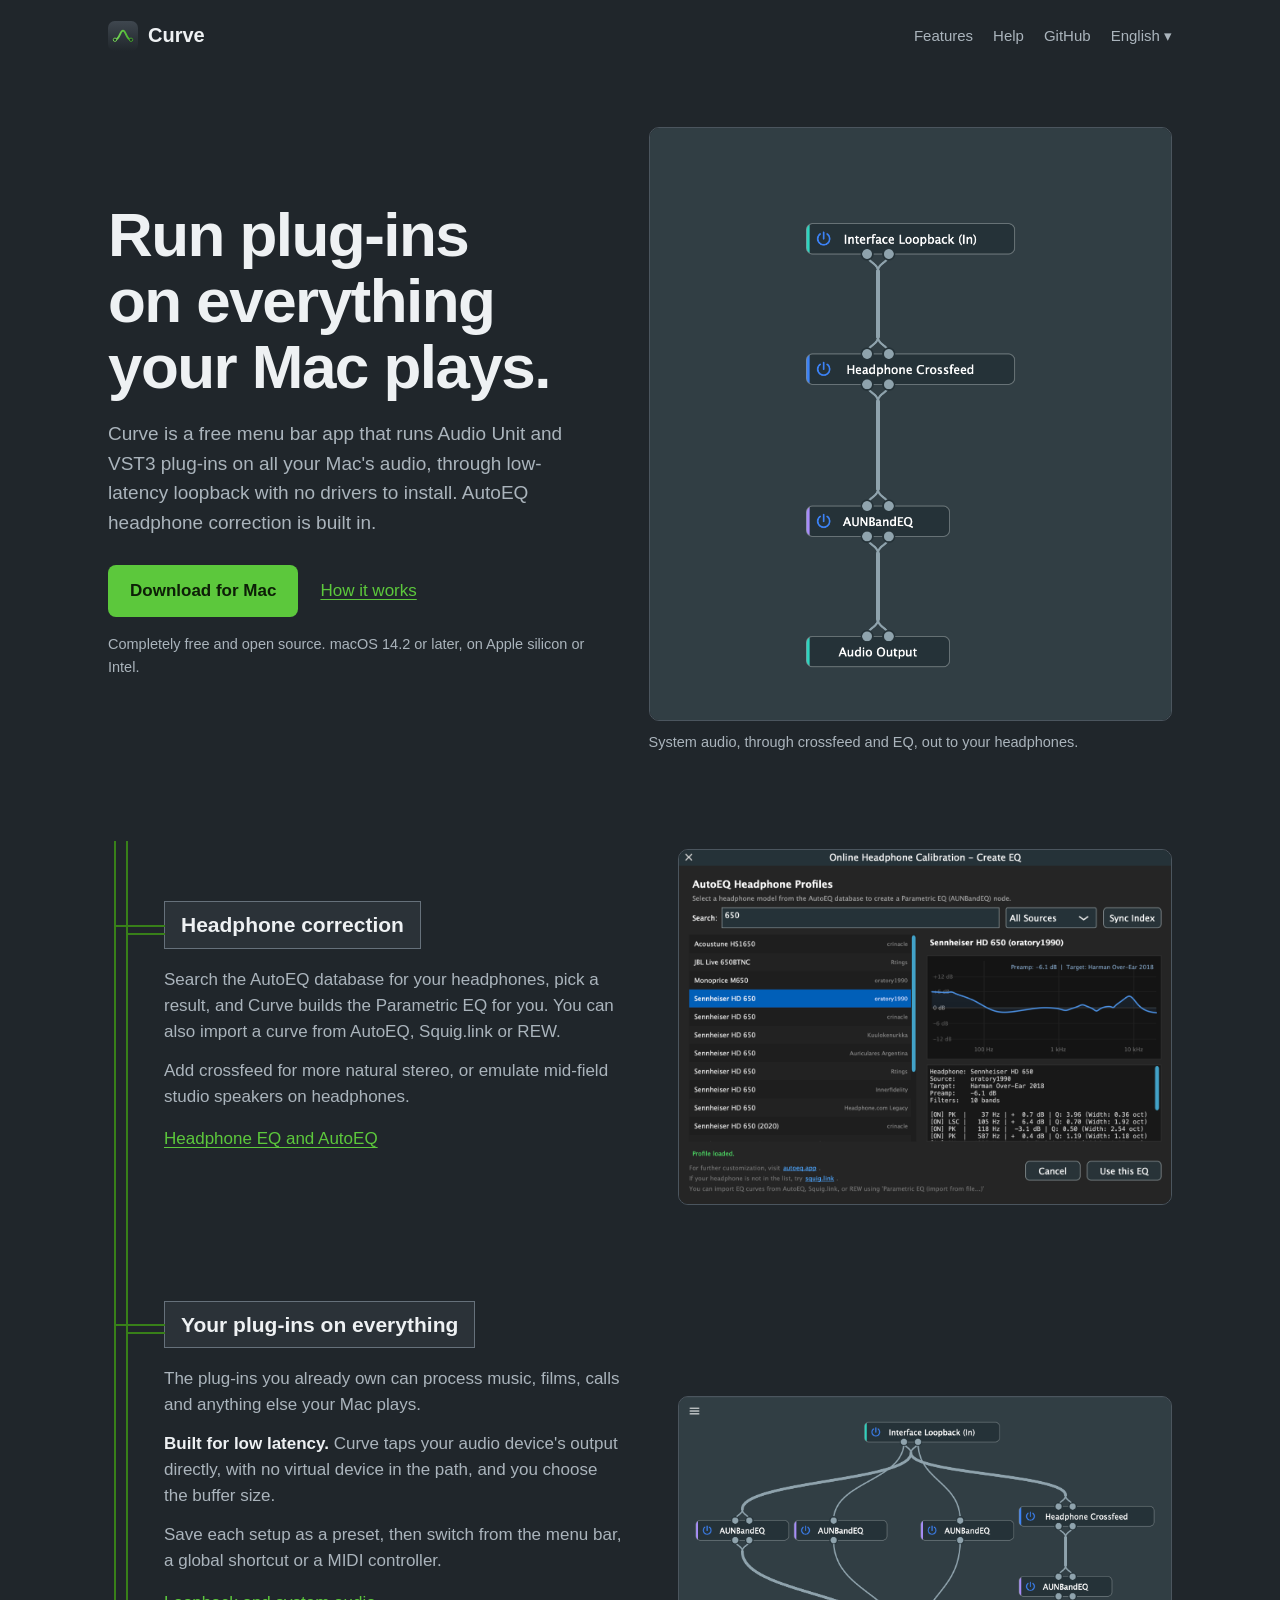
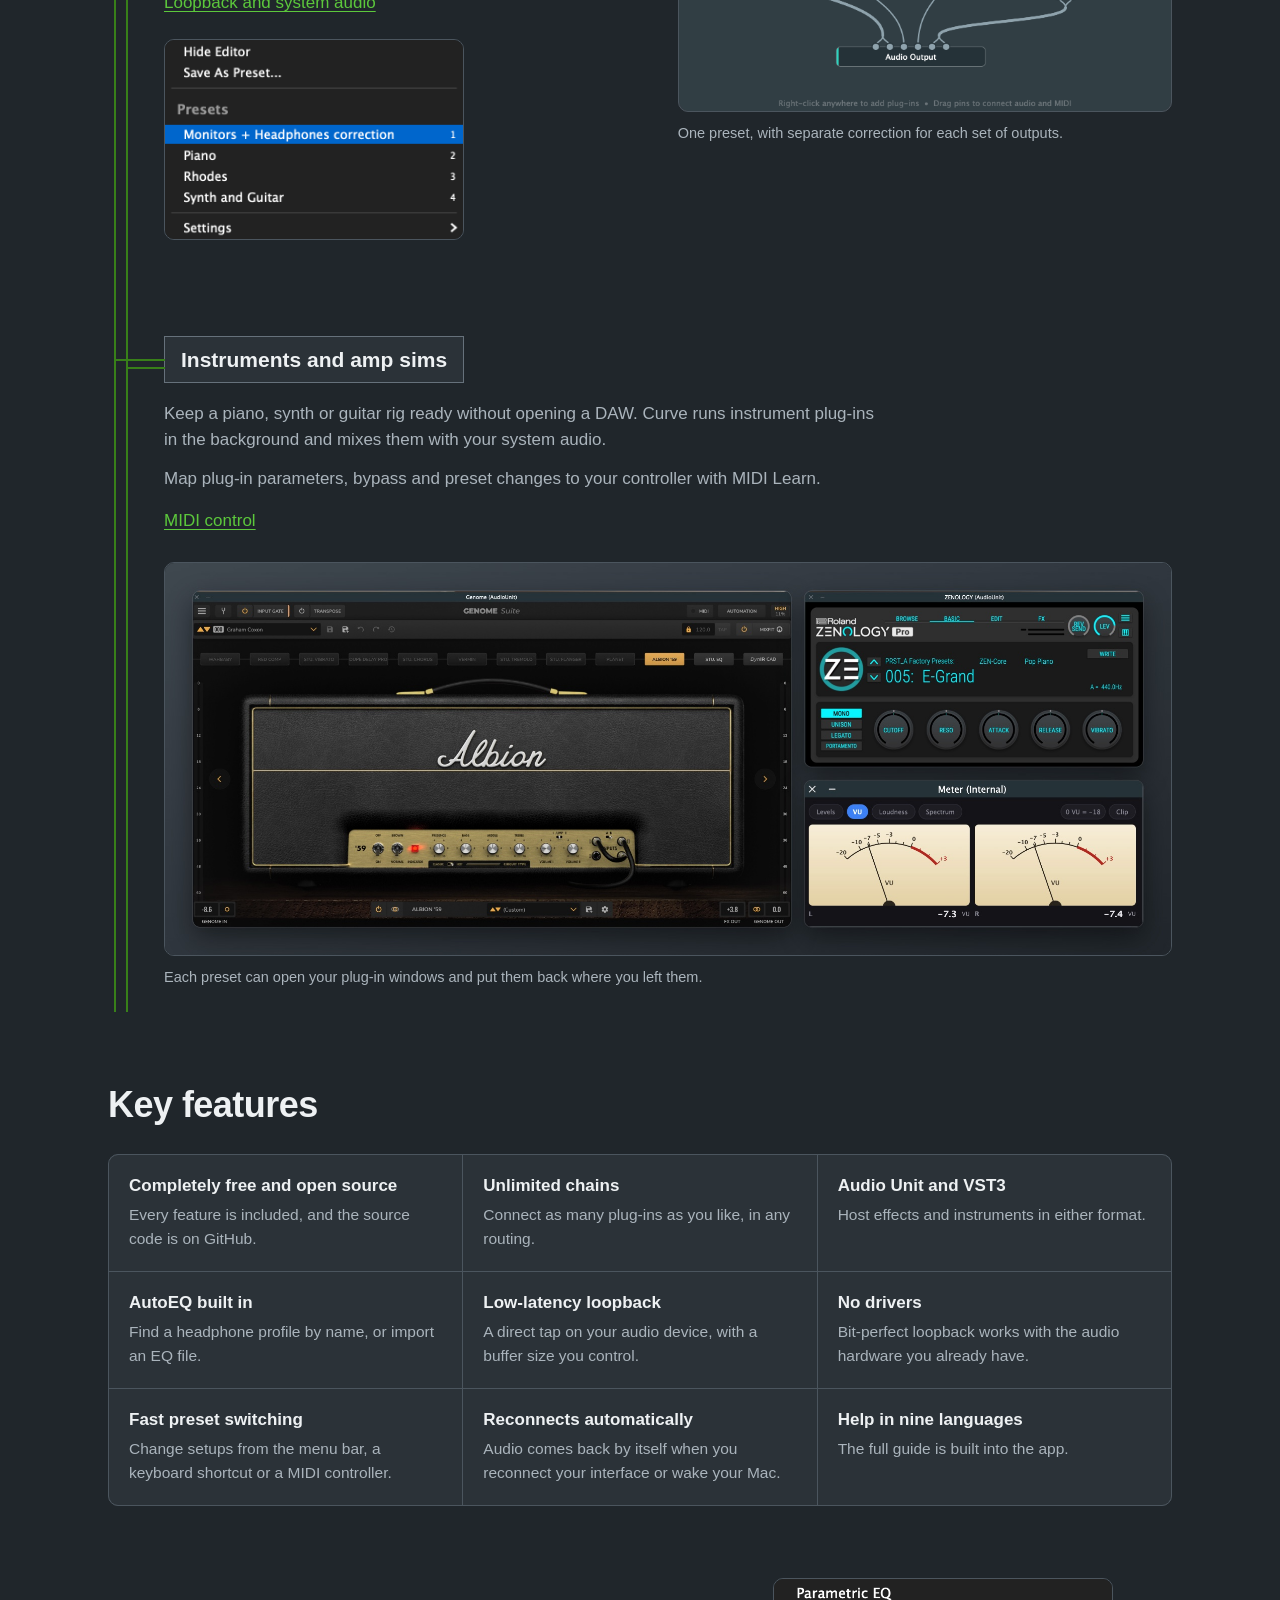
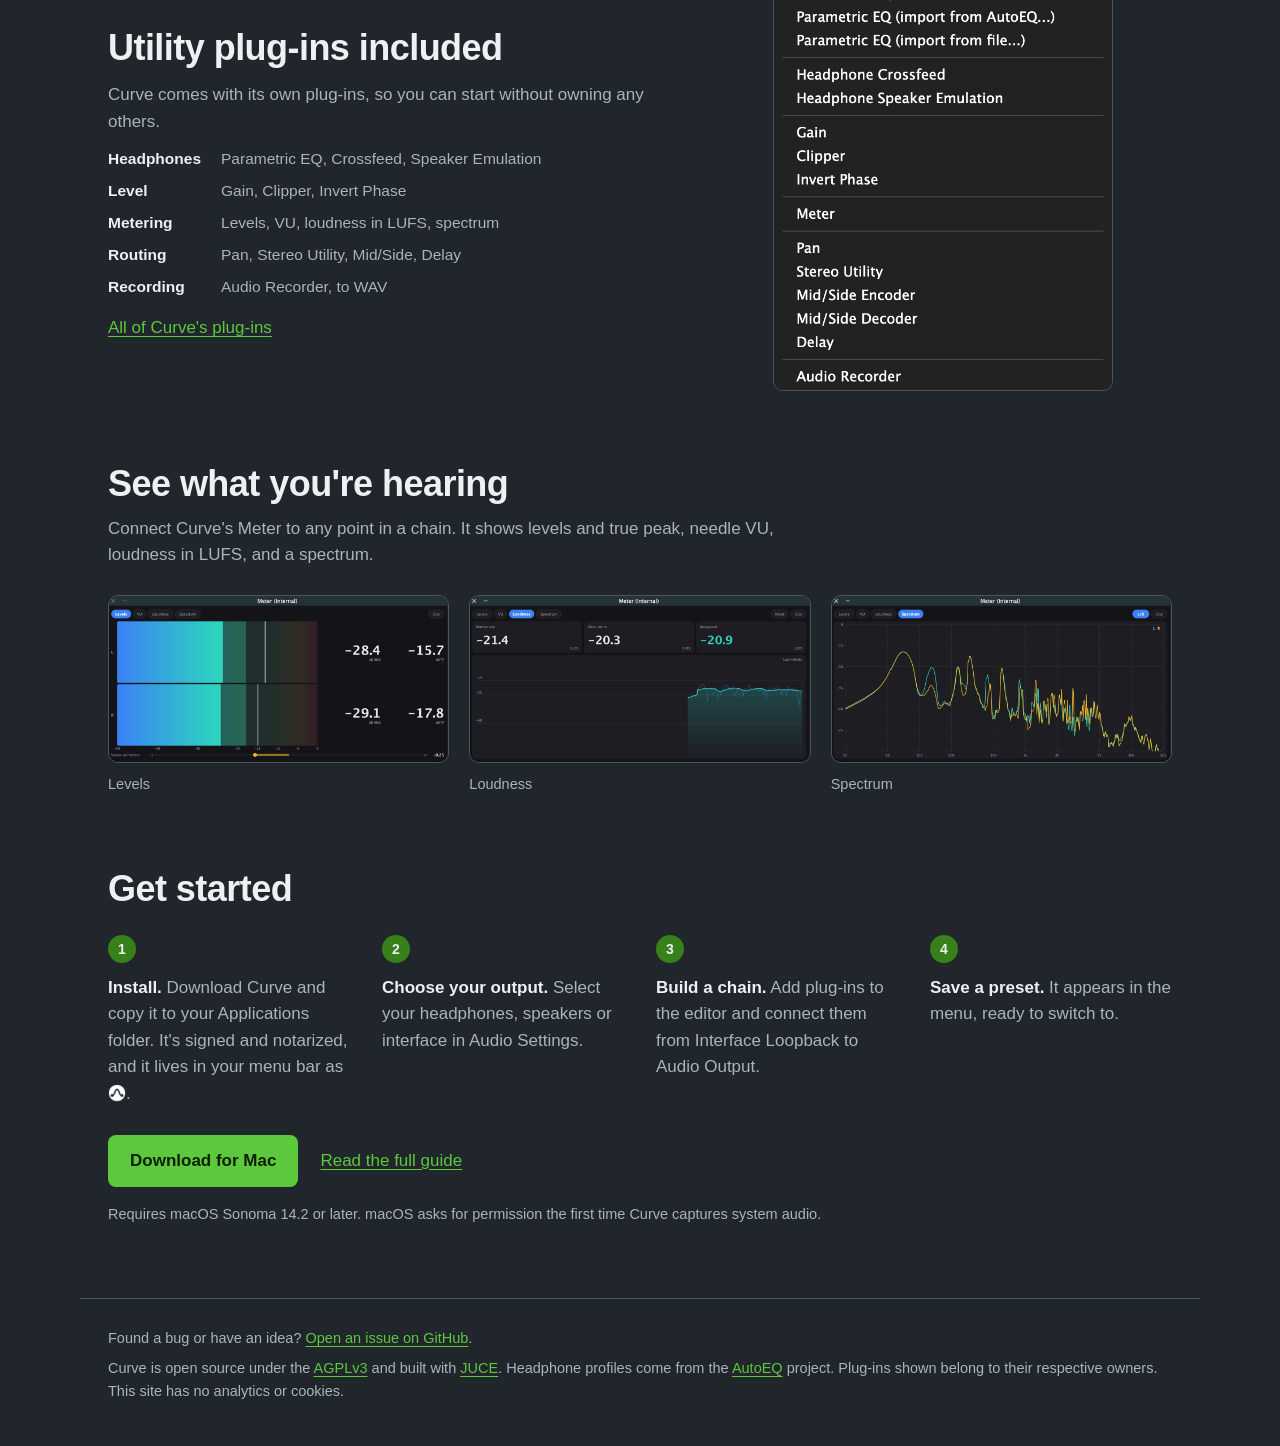
<file: site/index.html>
<!doctype html>
<html lang="en">
<head>
<meta charset="utf-8">
<meta name="viewport" content="width=device-width, initial-scale=1">
<title>Curve: free system-wide EQ and plug-in host for Mac</title>
<meta name="description" content="Run Audio Unit and VST3 plug-ins on everything your Mac plays, with low-latency loopback and AutoEQ headphone correction built in. Free and open source, with no drivers to install.">
<meta name="color-scheme" content="dark">
<meta name="theme-color" content="#20262b">
<meta name="google-site-verification" content="U_kyzQIQbXGRUtsFIapcFXOg931TqrCYWAGfByrRuhM">
<link rel="canonical" href="https://tomderham.github.io/curve/">
<link rel="alternate" hreflang="en" href="https://tomderham.github.io/curve/">
<link rel="alternate" hreflang="de" href="https://tomderham.github.io/curve/de/">
<link rel="alternate" hreflang="es" href="https://tomderham.github.io/curve/es/">
<link rel="alternate" hreflang="fr" href="https://tomderham.github.io/curve/fr/">
<link rel="alternate" hreflang="hi" href="https://tomderham.github.io/curve/hi/">
<link rel="alternate" hreflang="ja" href="https://tomderham.github.io/curve/ja/">
<link rel="alternate" hreflang="ko" href="https://tomderham.github.io/curve/ko/">
<link rel="alternate" hreflang="pt" href="https://tomderham.github.io/curve/pt/">
<link rel="alternate" hreflang="zh-Hans" href="https://tomderham.github.io/curve/zh-Hans/">
<link rel="alternate" hreflang="x-default" href="https://tomderham.github.io/curve/">
<link rel="icon" href="favicon.svg" type="image/svg+xml">
<meta property="og:type" content="website">
<meta property="og:title" content="Curve: plug-ins on everything your Mac plays">
<meta property="og:description" content="Free, open source and driver-free, with AutoEQ headphone correction built in.">
<meta property="og:url" content="https://tomderham.github.io/curve/">
<meta property="og:image" content="https://tomderham.github.io/curve/assets/instruments.jpg">
<link rel="stylesheet" href="style.css">
</head>
<body>

<header class="top">
  <a class="brand" href="#top">
    <img src="favicon.svg" width="30" height="30" alt="">
    Curve
  </a>
  <nav aria-label="Main">
    <a href="#features">Features</a>
    <a href="https://github.com/tomderham/curve/blob/main/docs/guide/README.md">Help</a>
    <a href="https://github.com/tomderham/curve">GitHub</a>
    <details class="languages" aria-label="Language">
      <summary>English</summary>
      <ul>
        <li><a href="./" lang="en" hreflang="en">English</a></li>
        <li><a href="de/" lang="de" hreflang="de">Deutsch</a></li>
        <li><a href="es/" lang="es" hreflang="es">Español</a></li>
        <li><a href="fr/" lang="fr" hreflang="fr">Français</a></li>
        <li><a href="hi/" lang="hi" hreflang="hi">हिन्दी</a></li>
        <li><a href="ja/" lang="ja" hreflang="ja">日本語</a></li>
        <li><a href="ko/" lang="ko" hreflang="ko">한국어</a></li>
        <li><a href="pt/" lang="pt" hreflang="pt">Português</a></li>
        <li><a href="zh-Hans/" lang="zh-Hans" hreflang="zh-Hans">简体中文</a></li>
      </ul>
    </details>
  </nav>
</header>

<main id="top">

  <section class="hero">
    <div class="hero-copy">
      <h1>Run plug-ins on everything your Mac plays.</h1>
      <p class="lede">Curve is a free menu bar app that runs Audio Unit and VST3 plug-ins on all your Mac's audio, through low-latency loopback with no drivers to install. AutoEQ headphone correction is built in.</p>
      <p class="actions">
        <a class="button" href="https://github.com/tomderham/curve/releases/latest">Download for Mac</a>
        <a class="quiet" href="#start">How it works</a>
      </p>
      <p class="fine">Completely free and open source. macOS 14.2 or later, on Apple silicon or Intel.</p>
    </div>
    <figure class="hero-shot">
      <img src="assets/headphone-eq.png" width="960" height="1090" alt="Curve's editor showing a chain from Interface Loopback, through Headphone Crossfeed and AUNBandEQ, to Audio Output.">
      <figcaption>System audio, through crossfeed and EQ, out to your headphones.</figcaption>
    </figure>
  </section>

  <div class="signal">

    <section class="use" id="headphones">
      <div class="copy">
        <h2 class="node"><span>Headphone correction</span></h2>
        <p>Search the AutoEQ database for your headphones, pick a result, and Curve builds the Parametric EQ for you. You can also import a curve from AutoEQ, Squig.link or REW.</p>
        <p>Add crossfeed for more natural stereo, or emulate mid-field studio speakers on headphones.</p>
        <a href="https://github.com/tomderham/curve/blob/main/docs/guide/eq-and-autoeq.md">Headphone EQ and AutoEQ</a>
      </div>
      <figure>
        <img src="assets/autoeq.png" width="1200" height="861" loading="lazy" alt="Curve's AutoEQ dialog with Sennheiser HD 650 selected, showing its correction curve and filters.">
      </figure>
    </section>

    <section class="use" id="plug-ins">
      <div class="copy">
        <h2 class="node"><span>Your plug-ins on everything</span></h2>
        <p>The plug-ins you already own can process music, films, calls and anything else your Mac plays.</p>
        <p><strong>Built for low latency.</strong> Curve taps your audio device's output directly, with no virtual device in the path, and you choose the buffer size.</p>
        <p>Save each setup as a preset, then switch from the menu bar, a global shortcut or a MIDI controller.</p>
        <a href="https://github.com/tomderham/curve/blob/main/docs/guide/loopback.md">Loopback and system audio</a>
        <img class="menu-inline" src="assets/presets-menu.png" width="626" height="418" loading="lazy" alt="Curve's menu listing the presets Monitors + Headphones correction, Piano, Rhodes, and Synth and Guitar, each with a number key.">
      </div>
      <figure>
        <img src="assets/multi-output.png" width="1400" height="895" loading="lazy" alt="A Curve preset sending system audio through several EQs and Headphone Crossfeed to separate outputs.">
        <figcaption>One preset, with separate correction for each set of outputs.</figcaption>
      </figure>
    </section>

    <section class="use wide" id="instruments">
      <div class="copy">
        <h2 class="node"><span>Instruments and amp sims</span></h2>
        <p>Keep a piano, synth or guitar rig ready without opening a DAW. Curve runs instrument plug-ins in the background and mixes them with your system audio.</p>
        <p>Map plug-in parameters, bypass and preset changes to your controller with MIDI Learn.</p>
        <a href="https://github.com/tomderham/curve/blob/main/docs/guide/midi-control.md">MIDI control</a>
      </div>
      <figure>
        <img src="assets/instruments.jpg" width="2000" height="778" loading="lazy" alt="Genome amp sim and ZENOLOGY synth plug-in windows open alongside Curve's VU meter.">
        <figcaption>Each preset can open your plug-in windows and put them back where you left them.</figcaption>
      </figure>
    </section>

  </div>

  <section class="features" id="features">
    <h2>Key features</h2>
    <ul>
      <li><h3>Completely free and open source</h3><p>Every feature is included, and the source code is on GitHub.</p></li>
      <li><h3>Unlimited chains</h3><p>Connect as many plug-ins as you like, in any routing.</p></li>
      <li><h3>Audio Unit and VST3</h3><p>Host effects and instruments in either format.</p></li>
      <li><h3>AutoEQ built in</h3><p>Find a headphone profile by name, or import an EQ file.</p></li>
      <li><h3>Low-latency loopback</h3><p>A direct tap on your audio device, with a buffer size you control.</p></li>
      <li><h3>No drivers</h3><p>Bit-perfect loopback works with the audio hardware you already have.</p></li>
      <li><h3>Fast preset switching</h3><p>Change setups from the menu bar, a keyboard shortcut or a MIDI controller.</p></li>
      <li><h3>Reconnects automatically</h3><p>Audio comes back by itself when you reconnect your interface or wake your Mac.</p></li>
      <li><h3>Help in nine languages</h3><p>The full guide is built into the app.</p></li>
    </ul>
  </section>

  <section class="builtin">
    <div class="copy">
      <h2>Utility plug-ins included</h2>
      <p>Curve comes with its own plug-ins, so you can start without owning any others.</p>
      <dl>
        <dt>Headphones</dt><dd>Parametric EQ, Crossfeed, Speaker Emulation</dd>
        <dt>Level</dt><dd>Gain, Clipper, Invert Phase</dd>
        <dt>Metering</dt><dd>Levels, VU, loudness in LUFS, spectrum</dd>
        <dt>Routing</dt><dd>Pan, Stereo Utility, Mid/Side, Delay</dd>
        <dt>Recording</dt><dd>Audio Recorder, to WAV</dd>
      </dl>
      <a href="https://github.com/tomderham/curve/blob/main/docs/guide/curve-plugins.md">All of Curve's plug-ins</a>
    </div>
    <figure>
      <img src="assets/curve-plugins.png" width="632" height="768" loading="lazy" alt="Curve's plug-in menu listing Parametric EQ, Headphone Crossfeed, Headphone Speaker Emulation, Gain, Clipper, Invert Phase, Meter, Pan, Stereo Utility, Mid/Side Encoder and Decoder, Delay and Audio Recorder.">
    </figure>
  </section>

  <section class="meters">
    <h2>See what you're hearing</h2>
    <p>Connect Curve's Meter to any point in a chain. It shows levels and true peak, needle VU, loudness in LUFS, and a spectrum.</p>
    <div class="meter-row">
      <figure><img src="assets/meter-levels.png" width="1200" height="589" loading="lazy" alt="Levels view with RMS, true peak and stereo correlation."><figcaption>Levels</figcaption></figure>
      <figure><img src="assets/meter-loudness.png" width="1200" height="589" loading="lazy" alt="Loudness view with momentary, short-term and integrated LUFS and the last minute of history."><figcaption>Loudness</figcaption></figure>
      <figure><img src="assets/meter-spectrum.png" width="1200" height="589" loading="lazy" alt="Spectrum view with left and right channels overlaid."><figcaption>Spectrum</figcaption></figure>
    </div>
  </section>

  <section class="start" id="start">
    <h2>Get started</h2>
    <ol>
      <li><strong>Install.</strong> Download Curve and copy it to your Applications folder. It's signed and notarized, and it lives in your menu bar as <img class="bar-icon" src="assets/menu-bar-icon.png" width="20" height="20" alt="Curve's menu bar icon">.</li>
      <li><strong>Choose your output.</strong> Select your headphones, speakers or interface in Audio Settings.</li>
      <li><strong>Build a chain.</strong> Add plug-ins to the editor and connect them from Interface Loopback to Audio Output.</li>
      <li><strong>Save a preset.</strong> It appears in the menu, ready to switch to.</li>
    </ol>
    <p class="actions">
      <a class="button" href="https://github.com/tomderham/curve/releases/latest">Download for Mac</a>
      <a class="quiet" href="https://github.com/tomderham/curve/blob/main/docs/guide/getting-started.md">Read the full guide</a>
    </p>
    <p class="fine">Requires macOS Sonoma 14.2 or later. macOS asks for permission the first time Curve captures system audio.</p>
  </section>

</main>

<footer>
  <p>Found a bug or have an idea? <a href="https://github.com/tomderham/curve/issues">Open an issue on GitHub</a>.</p>
  <p>Curve is open source under the <a href="https://github.com/tomderham/curve/blob/main/LICENSE">AGPLv3</a> and built with <a href="https://juce.com">JUCE</a>. Headphone profiles come from the <a href="https://autoeq.app">AutoEQ</a> project. Plug-ins shown belong to their respective owners. This site has no analytics or cookies.</p>
</footer>

</body>
</html>
</file>
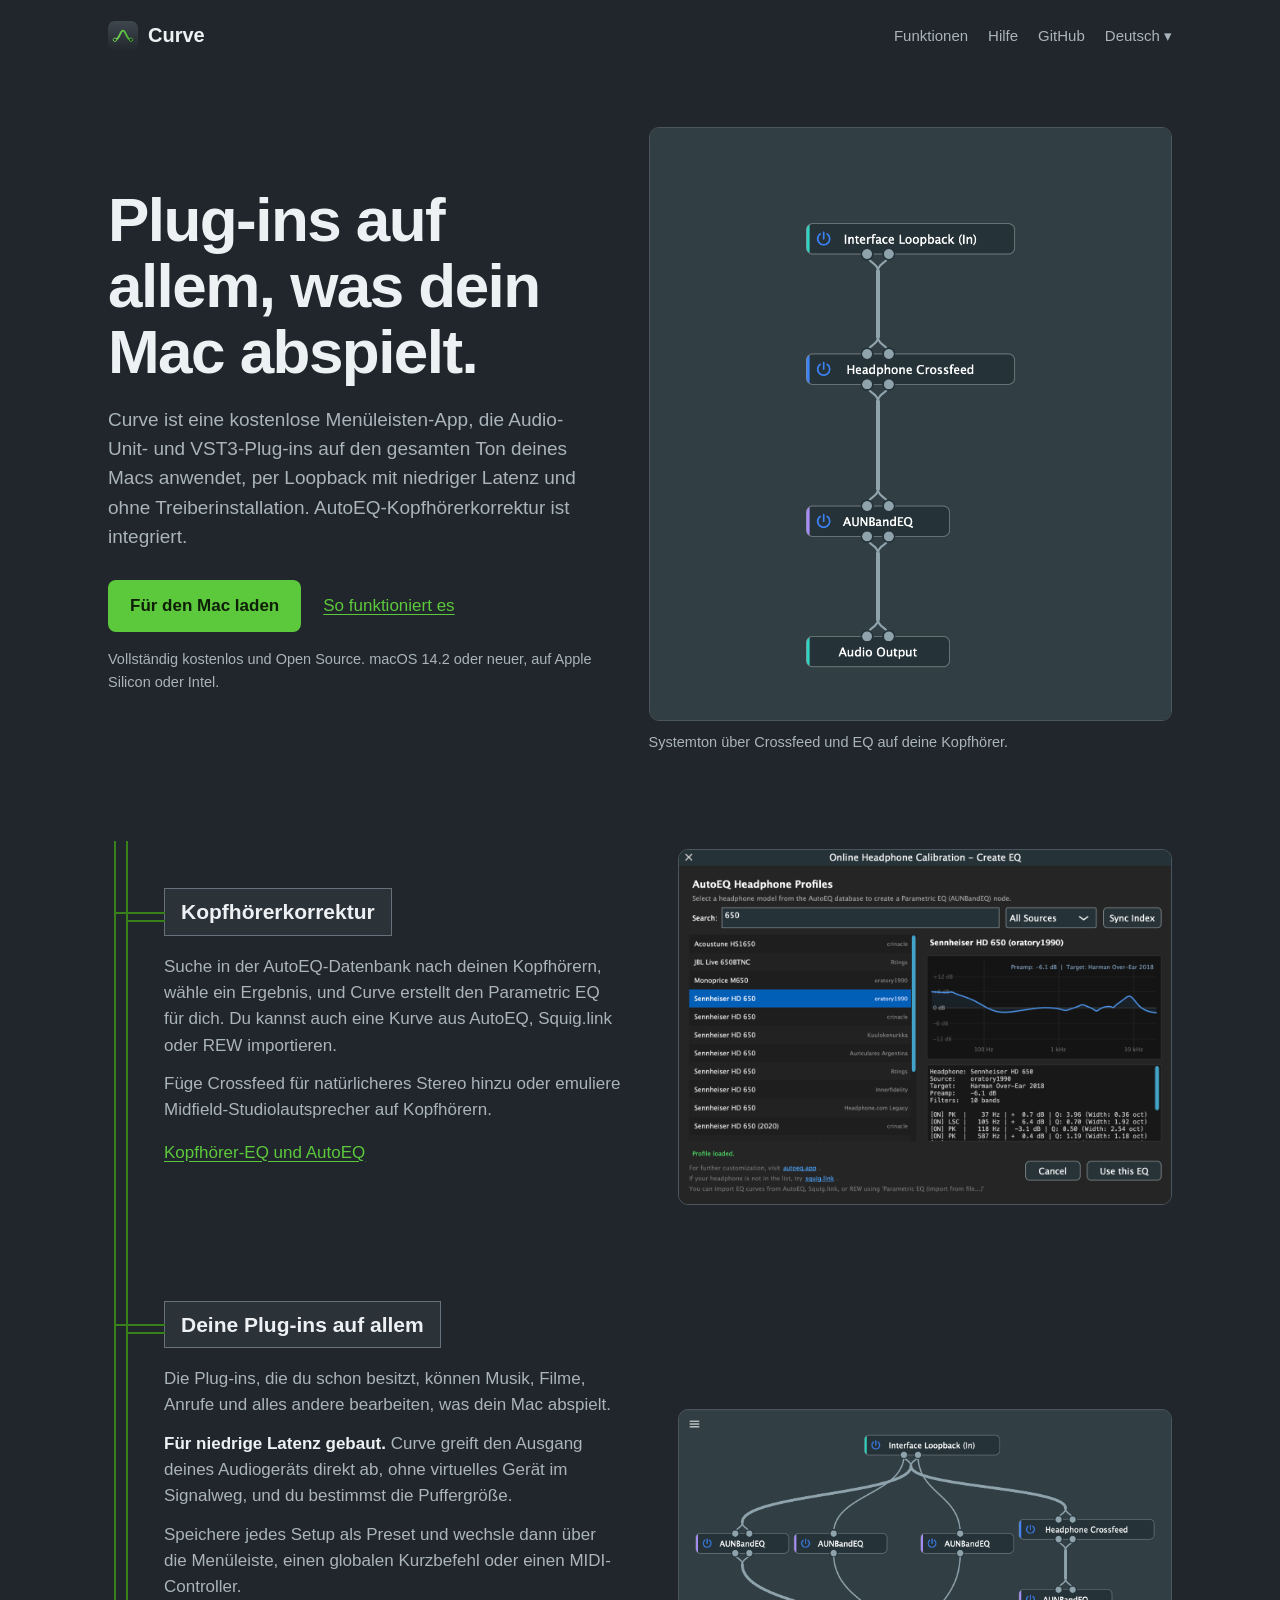
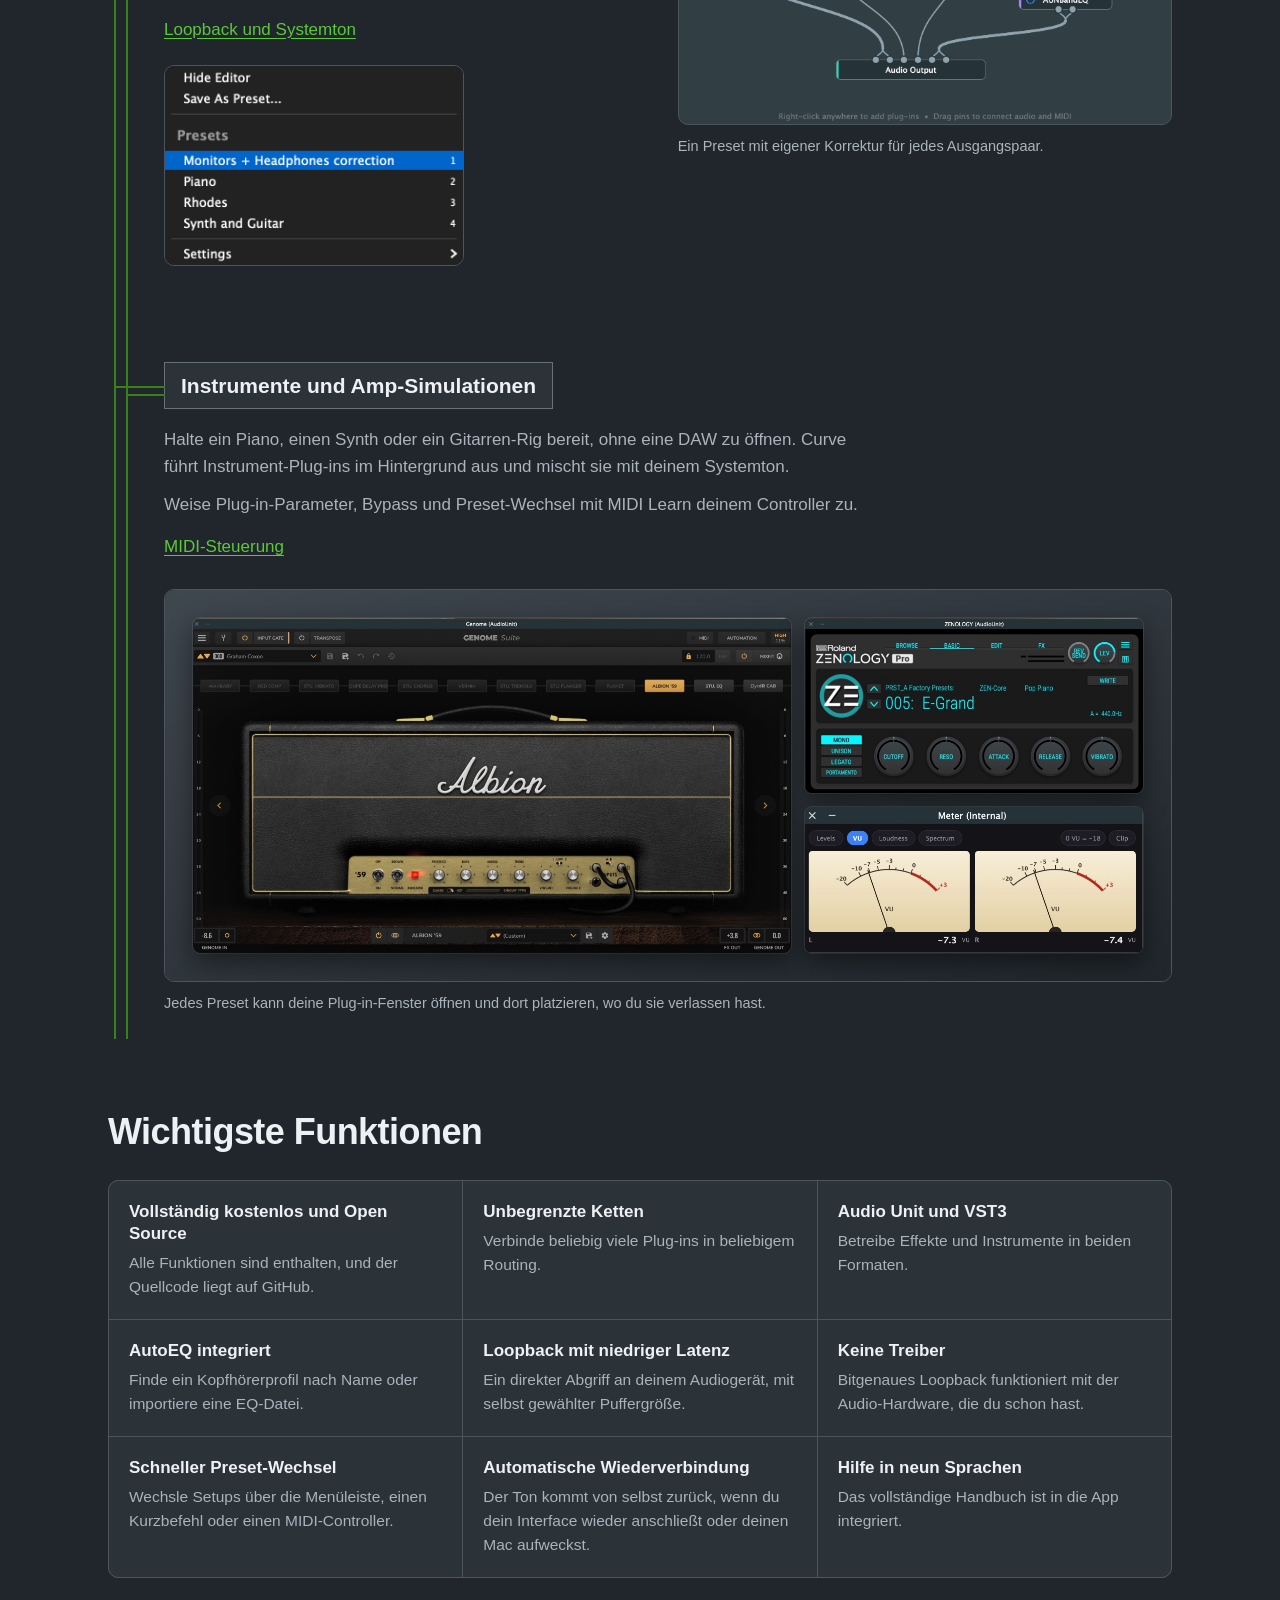
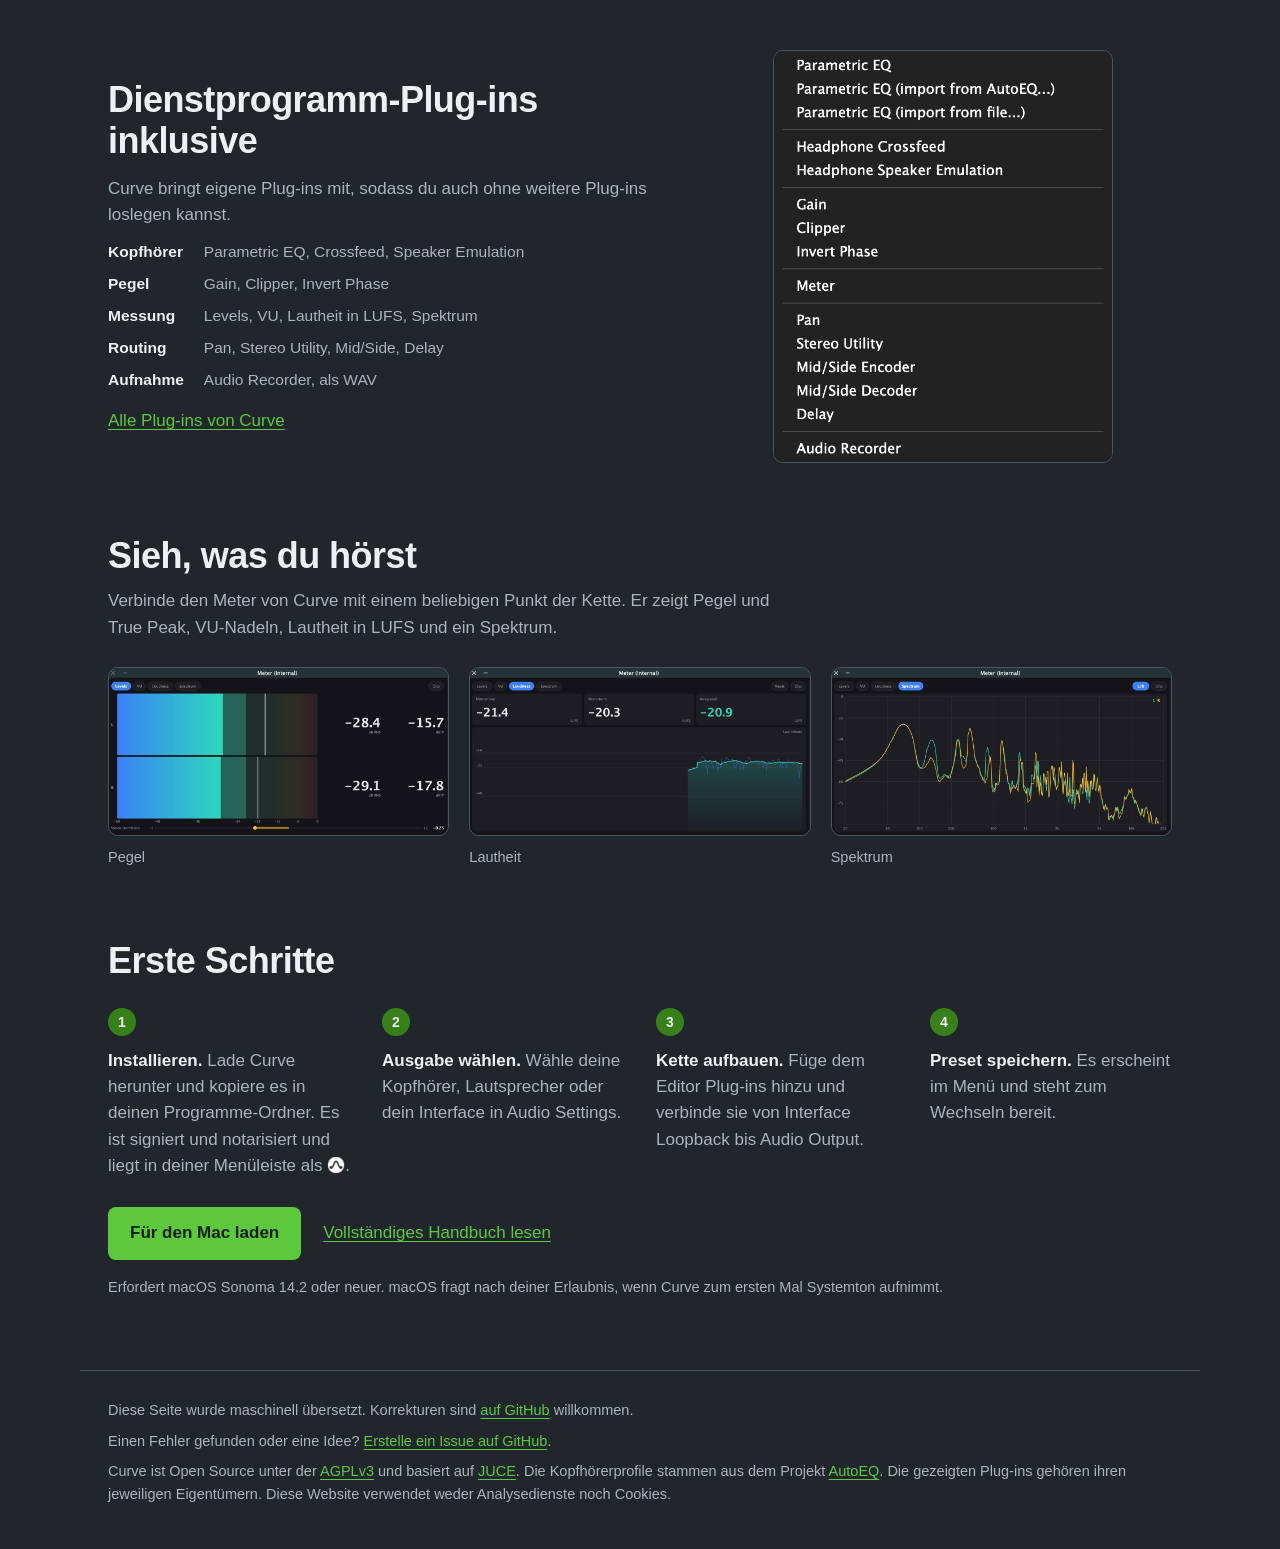
<file: site/de/index.html>
<!doctype html>
<html lang="de">
<head>
<meta charset="utf-8">
<meta name="viewport" content="width=device-width, initial-scale=1">
<title>Curve: kostenloser systemweiter EQ und Plug-in-Host für den Mac</title>
<meta name="description" content="Führe Audio-Unit- und VST3-Plug-ins auf allem aus, was dein Mac abspielt, mit Loopback bei niedriger Latenz und integrierter AutoEQ-Kopfhörerkorrektur. Kostenlos und Open Source, ohne Treiberinstallation.">
<meta name="color-scheme" content="dark">
<meta name="theme-color" content="#20262b">
<meta name="google-site-verification" content="U_kyzQIQbXGRUtsFIapcFXOg931TqrCYWAGfByrRuhM">
<link rel="canonical" href="https://tomderham.github.io/curve/de/">
<link rel="alternate" hreflang="en" href="https://tomderham.github.io/curve/">
<link rel="alternate" hreflang="de" href="https://tomderham.github.io/curve/de/">
<link rel="alternate" hreflang="es" href="https://tomderham.github.io/curve/es/">
<link rel="alternate" hreflang="fr" href="https://tomderham.github.io/curve/fr/">
<link rel="alternate" hreflang="hi" href="https://tomderham.github.io/curve/hi/">
<link rel="alternate" hreflang="ja" href="https://tomderham.github.io/curve/ja/">
<link rel="alternate" hreflang="ko" href="https://tomderham.github.io/curve/ko/">
<link rel="alternate" hreflang="pt" href="https://tomderham.github.io/curve/pt/">
<link rel="alternate" hreflang="zh-Hans" href="https://tomderham.github.io/curve/zh-Hans/">
<link rel="alternate" hreflang="x-default" href="https://tomderham.github.io/curve/">
<link rel="icon" href="../favicon.svg" type="image/svg+xml">
<meta property="og:type" content="website">
<meta property="og:title" content="Curve: Plug-ins auf allem, was dein Mac abspielt">
<meta property="og:description" content="Kostenlos, Open Source und ohne Treiber, mit integrierter AutoEQ-Kopfhörerkorrektur.">
<meta property="og:url" content="https://tomderham.github.io/curve/de/">
<meta property="og:image" content="https://tomderham.github.io/curve/assets/instruments.jpg">
<link rel="stylesheet" href="../style.css">
</head>
<body>

<header class="top">
  <a class="brand" href="#top">
    <img src="../favicon.svg" width="30" height="30" alt="">
    Curve
  </a>
  <nav aria-label="Hauptmenü">
    <a href="#features">Funktionen</a>
    <a href="https://github.com/tomderham/curve/blob/main/localization/de/guide/README.md">Hilfe</a>
    <a href="https://github.com/tomderham/curve">GitHub</a>
    <details class="languages" aria-label="Sprache">
      <summary>Deutsch</summary>
      <ul>
        <li><a href="../" lang="en" hreflang="en">English</a></li>
        <li><a href="../de/" lang="de" hreflang="de">Deutsch</a></li>
        <li><a href="../es/" lang="es" hreflang="es">Español</a></li>
        <li><a href="../fr/" lang="fr" hreflang="fr">Français</a></li>
        <li><a href="../hi/" lang="hi" hreflang="hi">हिन्दी</a></li>
        <li><a href="../ja/" lang="ja" hreflang="ja">日本語</a></li>
        <li><a href="../ko/" lang="ko" hreflang="ko">한국어</a></li>
        <li><a href="../pt/" lang="pt" hreflang="pt">Português</a></li>
        <li><a href="../zh-Hans/" lang="zh-Hans" hreflang="zh-Hans">简体中文</a></li>
      </ul>
    </details>
  </nav>
</header>

<main id="top">

  <section class="hero">
    <div class="hero-copy">
      <h1>Plug-ins auf allem, was dein Mac abspielt.</h1>
      <p class="lede">Curve ist eine kostenlose Menüleisten-App, die Audio-Unit- und VST3-Plug-ins auf den gesamten Ton deines Macs anwendet, per Loopback mit niedriger Latenz und ohne Treiberinstallation. AutoEQ-Kopfhörerkorrektur ist integriert.</p>
      <p class="actions">
        <a class="button" href="https://github.com/tomderham/curve/releases/latest">Für den Mac laden</a>
        <a class="quiet" href="#start">So funktioniert es</a>
      </p>
      <p class="fine">Vollständig kostenlos und Open Source. macOS 14.2 oder neuer, auf Apple Silicon oder Intel.</p>
    </div>
    <figure class="hero-shot">
      <img src="../assets/headphone-eq.png" width="960" height="1090" alt="Der Editor von Curve mit einer Kette von Interface Loopback über Headphone Crossfeed und AUNBandEQ zu Audio Output.">
      <figcaption>Systemton über Crossfeed und EQ auf deine Kopfhörer.</figcaption>
    </figure>
  </section>

  <div class="signal">

    <section class="use" id="headphones">
      <div class="copy">
        <h2 class="node"><span>Kopfhörerkorrektur</span></h2>
        <p>Suche in der AutoEQ-Datenbank nach deinen Kopfhörern, wähle ein Ergebnis, und Curve erstellt den Parametric EQ für dich. Du kannst auch eine Kurve aus AutoEQ, Squig.link oder REW importieren.</p>
        <p>Füge Crossfeed für natürlicheres Stereo hinzu oder emuliere Midfield-Studiolautsprecher auf Kopfhörern.</p>
        <a href="https://github.com/tomderham/curve/blob/main/localization/de/guide/eq-and-autoeq.md">Kopfhörer-EQ und AutoEQ</a>
      </div>
      <figure>
        <img src="../assets/autoeq.png" width="1200" height="861" loading="lazy" alt="Der AutoEQ-Dialog von Curve mit ausgewähltem Sennheiser HD 650, seiner Korrekturkurve und seinen Filtern.">
      </figure>
    </section>

    <section class="use" id="plug-ins">
      <div class="copy">
        <h2 class="node"><span>Deine Plug-ins auf allem</span></h2>
        <p>Die Plug-ins, die du schon besitzt, können Musik, Filme, Anrufe und alles andere bearbeiten, was dein Mac abspielt.</p>
        <p><strong>Für niedrige Latenz gebaut.</strong> Curve greift den Ausgang deines Audiogeräts direkt ab, ohne virtuelles Gerät im Signalweg, und du bestimmst die Puffergröße.</p>
        <p>Speichere jedes Setup als Preset und wechsle dann über die Menüleiste, einen globalen Kurzbefehl oder einen MIDI-Controller.</p>
        <a href="https://github.com/tomderham/curve/blob/main/localization/de/guide/loopback.md">Loopback und Systemton</a>
        <img class="menu-inline" src="../assets/presets-menu.png" width="626" height="418" loading="lazy" alt="Das Menü von Curve mit den Presets Monitors + Headphones correction, Piano, Rhodes sowie Synth and Guitar, jeweils mit einer Zifferntaste.">
      </div>
      <figure>
        <img src="../assets/multi-output.png" width="1400" height="895" loading="lazy" alt="Ein Preset von Curve, das Systemton über mehrere EQs und Headphone Crossfeed an getrennte Ausgänge sendet.">
        <figcaption>Ein Preset mit eigener Korrektur für jedes Ausgangspaar.</figcaption>
      </figure>
    </section>

    <section class="use wide" id="instruments">
      <div class="copy">
        <h2 class="node"><span>Instrumente und Amp-Simulationen</span></h2>
        <p>Halte ein Piano, einen Synth oder ein Gitarren-Rig bereit, ohne eine DAW zu öffnen. Curve führt Instrument-Plug-ins im Hintergrund aus und mischt sie mit deinem Systemton.</p>
        <p>Weise Plug-in-Parameter, Bypass und Preset-Wechsel mit MIDI Learn deinem Controller zu.</p>
        <a href="https://github.com/tomderham/curve/blob/main/localization/de/guide/midi-control.md">MIDI-Steuerung</a>
      </div>
      <figure>
        <img src="../assets/instruments.jpg" width="2000" height="778" loading="lazy" alt="Fenster der Plug-ins Genome (Amp-Simulation) und ZENOLOGY (Synth), daneben der VU-Meter von Curve.">
        <figcaption>Jedes Preset kann deine Plug-in-Fenster öffnen und dort platzieren, wo du sie verlassen hast.</figcaption>
      </figure>
    </section>

  </div>

  <section class="features" id="features">
    <h2>Wichtigste Funktionen</h2>
    <ul>
      <li><h3>Vollständig kostenlos und Open Source</h3><p>Alle Funktionen sind enthalten, und der Quellcode liegt auf GitHub.</p></li>
      <li><h3>Unbegrenzte Ketten</h3><p>Verbinde beliebig viele Plug-ins in beliebigem Routing.</p></li>
      <li><h3>Audio Unit und VST3</h3><p>Betreibe Effekte und Instrumente in beiden Formaten.</p></li>
      <li><h3>AutoEQ integriert</h3><p>Finde ein Kopfhörerprofil nach Name oder importiere eine EQ-Datei.</p></li>
      <li><h3>Loopback mit niedriger Latenz</h3><p>Ein direkter Abgriff an deinem Audiogerät, mit selbst gewählter Puffergröße.</p></li>
      <li><h3>Keine Treiber</h3><p>Bitgenaues Loopback funktioniert mit der Audio-Hardware, die du schon hast.</p></li>
      <li><h3>Schneller Preset-Wechsel</h3><p>Wechsle Setups über die Menüleiste, einen Kurzbefehl oder einen MIDI-Controller.</p></li>
      <li><h3>Automatische Wiederverbindung</h3><p>Der Ton kommt von selbst zurück, wenn du dein Interface wieder anschließt oder deinen Mac aufweckst.</p></li>
      <li><h3>Hilfe in neun Sprachen</h3><p>Das vollständige Handbuch ist in die App integriert.</p></li>
    </ul>
  </section>

  <section class="builtin">
    <div class="copy">
      <h2>Dienstprogramm-Plug-ins inklusive</h2>
      <p>Curve bringt eigene Plug-ins mit, sodass du auch ohne weitere Plug-ins loslegen kannst.</p>
      <dl>
        <dt>Kopfhörer</dt><dd>Parametric EQ, Crossfeed, Speaker Emulation</dd>
        <dt>Pegel</dt><dd>Gain, Clipper, Invert Phase</dd>
        <dt>Messung</dt><dd>Levels, VU, Lautheit in LUFS, Spektrum</dd>
        <dt>Routing</dt><dd>Pan, Stereo Utility, Mid/Side, Delay</dd>
        <dt>Aufnahme</dt><dd>Audio Recorder, als WAV</dd>
      </dl>
      <a href="https://github.com/tomderham/curve/blob/main/localization/de/guide/curve-plugins.md">Alle Plug-ins von Curve</a>
    </div>
    <figure>
      <img src="../assets/curve-plugins.png" width="632" height="768" loading="lazy" alt="Das Plug-in-Menü von Curve mit Parametric EQ, Headphone Crossfeed, Headphone Speaker Emulation, Gain, Clipper, Invert Phase, Meter, Pan, Stereo Utility, Mid/Side Encoder und Decoder, Delay und Audio Recorder.">
    </figure>
  </section>

  <section class="meters">
    <h2>Sieh, was du hörst</h2>
    <p>Verbinde den Meter von Curve mit einem beliebigen Punkt der Kette. Er zeigt Pegel und True Peak, VU-Nadeln, Lautheit in LUFS und ein Spektrum.</p>
    <div class="meter-row">
      <figure><img src="../assets/meter-levels.png" width="1200" height="589" loading="lazy" alt="Ansicht Levels mit RMS, True Peak und Stereokorrelation."><figcaption>Pegel</figcaption></figure>
      <figure><img src="../assets/meter-loudness.png" width="1200" height="589" loading="lazy" alt="Ansicht Loudness mit momentaner, kurzzeitiger und integrierter LUFS-Lautheit und dem Verlauf der letzten Minute."><figcaption>Lautheit</figcaption></figure>
      <figure><img src="../assets/meter-spectrum.png" width="1200" height="589" loading="lazy" alt="Ansicht Spectrum mit überlagertem linken und rechten Kanal."><figcaption>Spektrum</figcaption></figure>
    </div>
  </section>

  <section class="start" id="start">
    <h2>Erste Schritte</h2>
    <ol>
      <li><strong>Installieren.</strong> Lade Curve herunter und kopiere es in deinen Programme-Ordner. Es ist signiert und notarisiert und liegt in deiner Menüleiste als <img class="bar-icon" src="../assets/menu-bar-icon.png" width="20" height="20" alt="Menüleistensymbol von Curve">.</li>
      <li><strong>Ausgabe wählen.</strong> Wähle deine Kopfhörer, Lautsprecher oder dein Interface in Audio Settings.</li>
      <li><strong>Kette aufbauen.</strong> Füge dem Editor Plug-ins hinzu und verbinde sie von Interface Loopback bis Audio Output.</li>
      <li><strong>Preset speichern.</strong> Es erscheint im Menü und steht zum Wechseln bereit.</li>
    </ol>
    <p class="actions">
      <a class="button" href="https://github.com/tomderham/curve/releases/latest">Für den Mac laden</a>
      <a class="quiet" href="https://github.com/tomderham/curve/blob/main/localization/de/guide/getting-started.md">Vollständiges Handbuch lesen</a>
    </p>
    <p class="fine">Erfordert macOS Sonoma 14.2 oder neuer. macOS fragt nach deiner Erlaubnis, wenn Curve zum ersten Mal Systemton aufnimmt.</p>
  </section>

</main>

<footer>
  <p>Diese Seite wurde maschinell übersetzt. Korrekturen sind <a href="https://github.com/tomderham/curve/issues">auf GitHub</a> willkommen.</p>
  <p>Einen Fehler gefunden oder eine Idee? <a href="https://github.com/tomderham/curve/issues">Erstelle ein Issue auf GitHub</a>.</p>
  <p>Curve ist Open Source unter der <a href="https://github.com/tomderham/curve/blob/main/LICENSE">AGPLv3</a> und basiert auf <a href="https://juce.com">JUCE</a>. Die Kopfhörerprofile stammen aus dem Projekt <a href="https://autoeq.app">AutoEQ</a>. Die gezeigten Plug-ins gehören ihren jeweiligen Eigentümern. Diese Website verwendet weder Analysedienste noch Cookies.</p>
</footer>

</body>
</html>
</file>
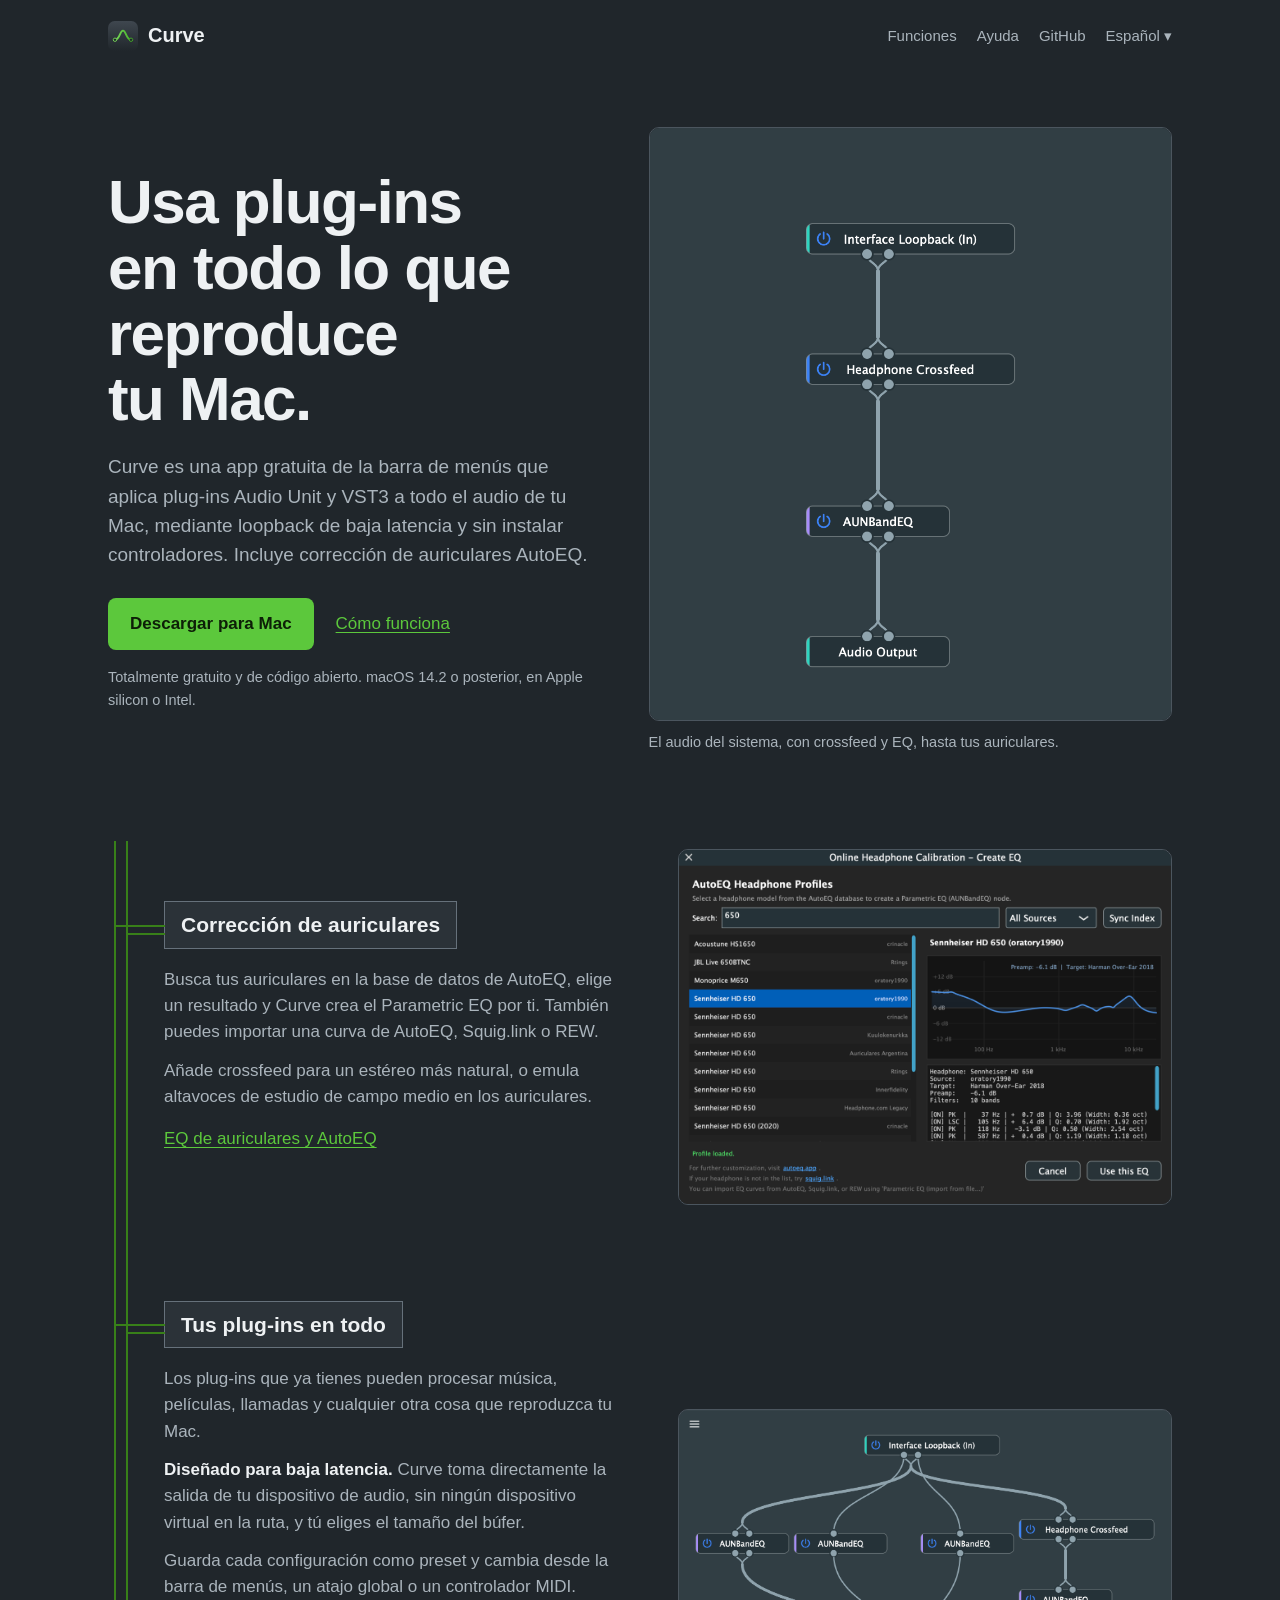
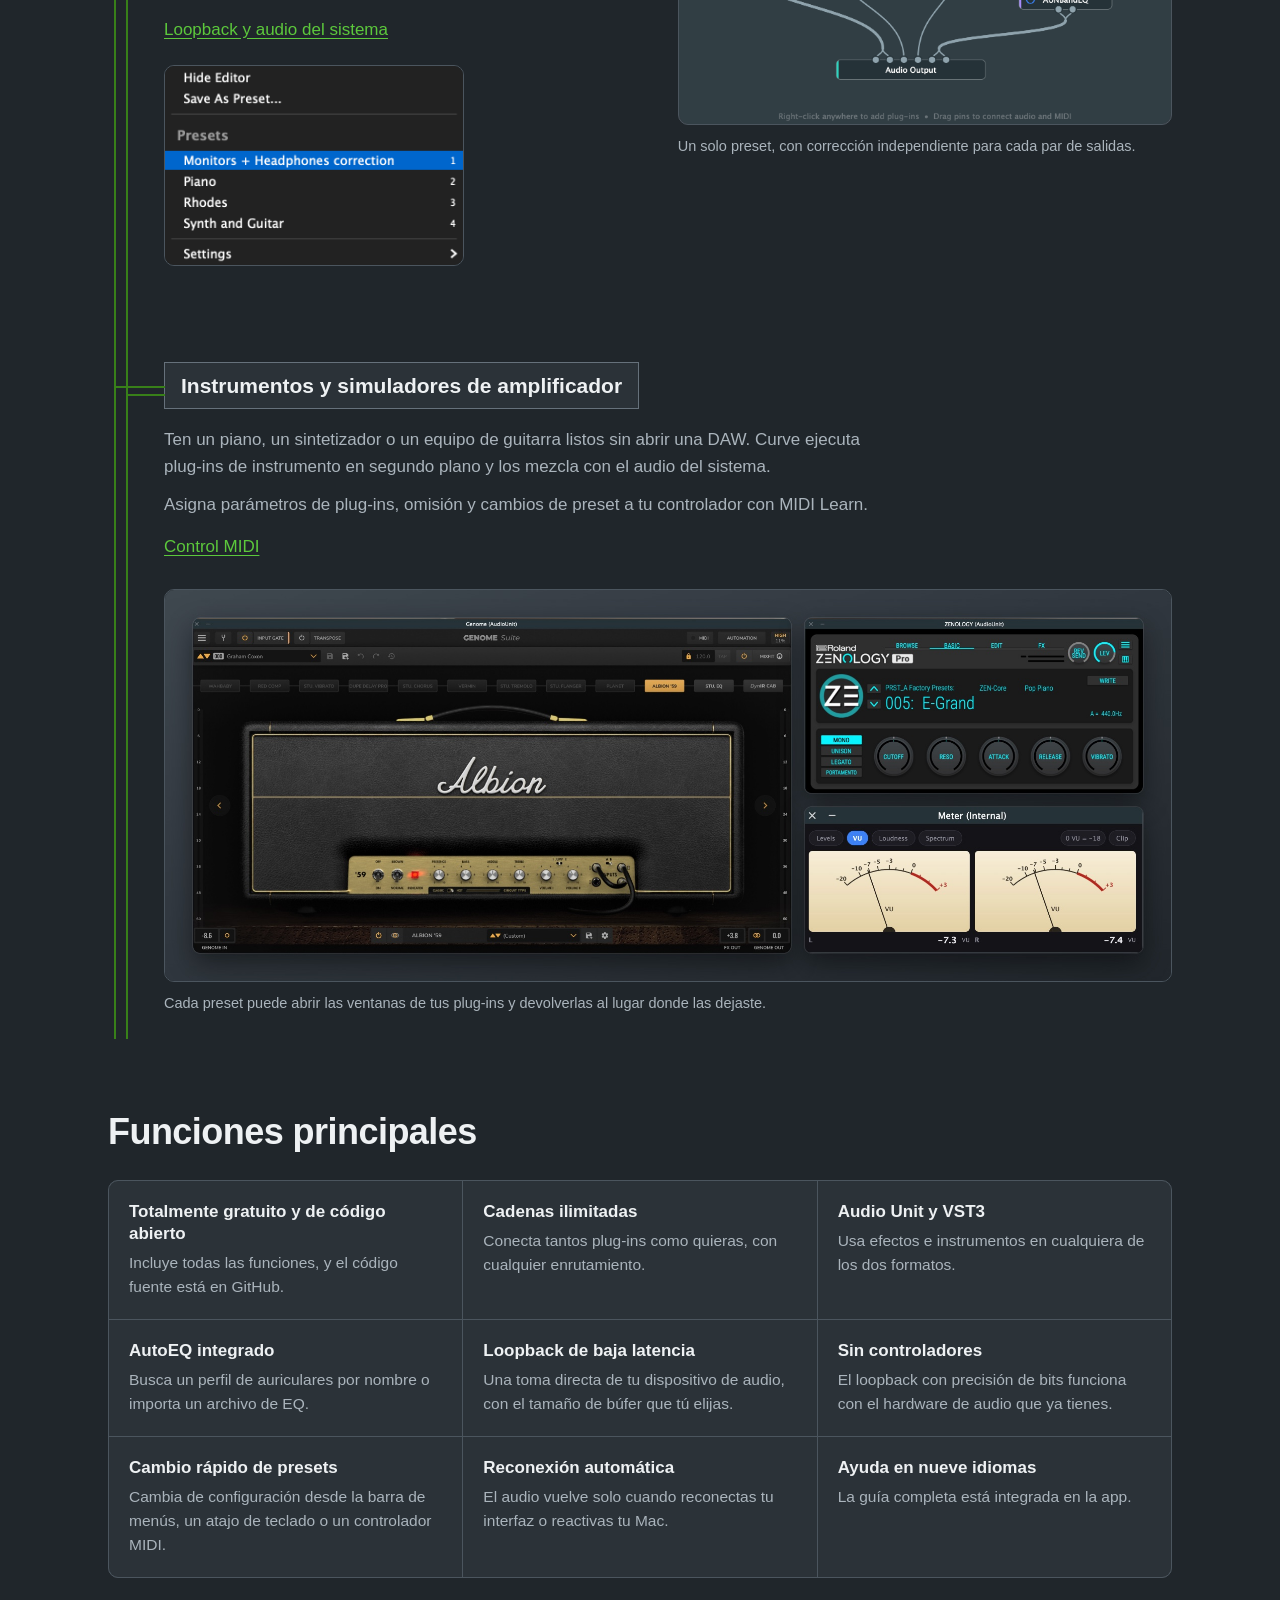
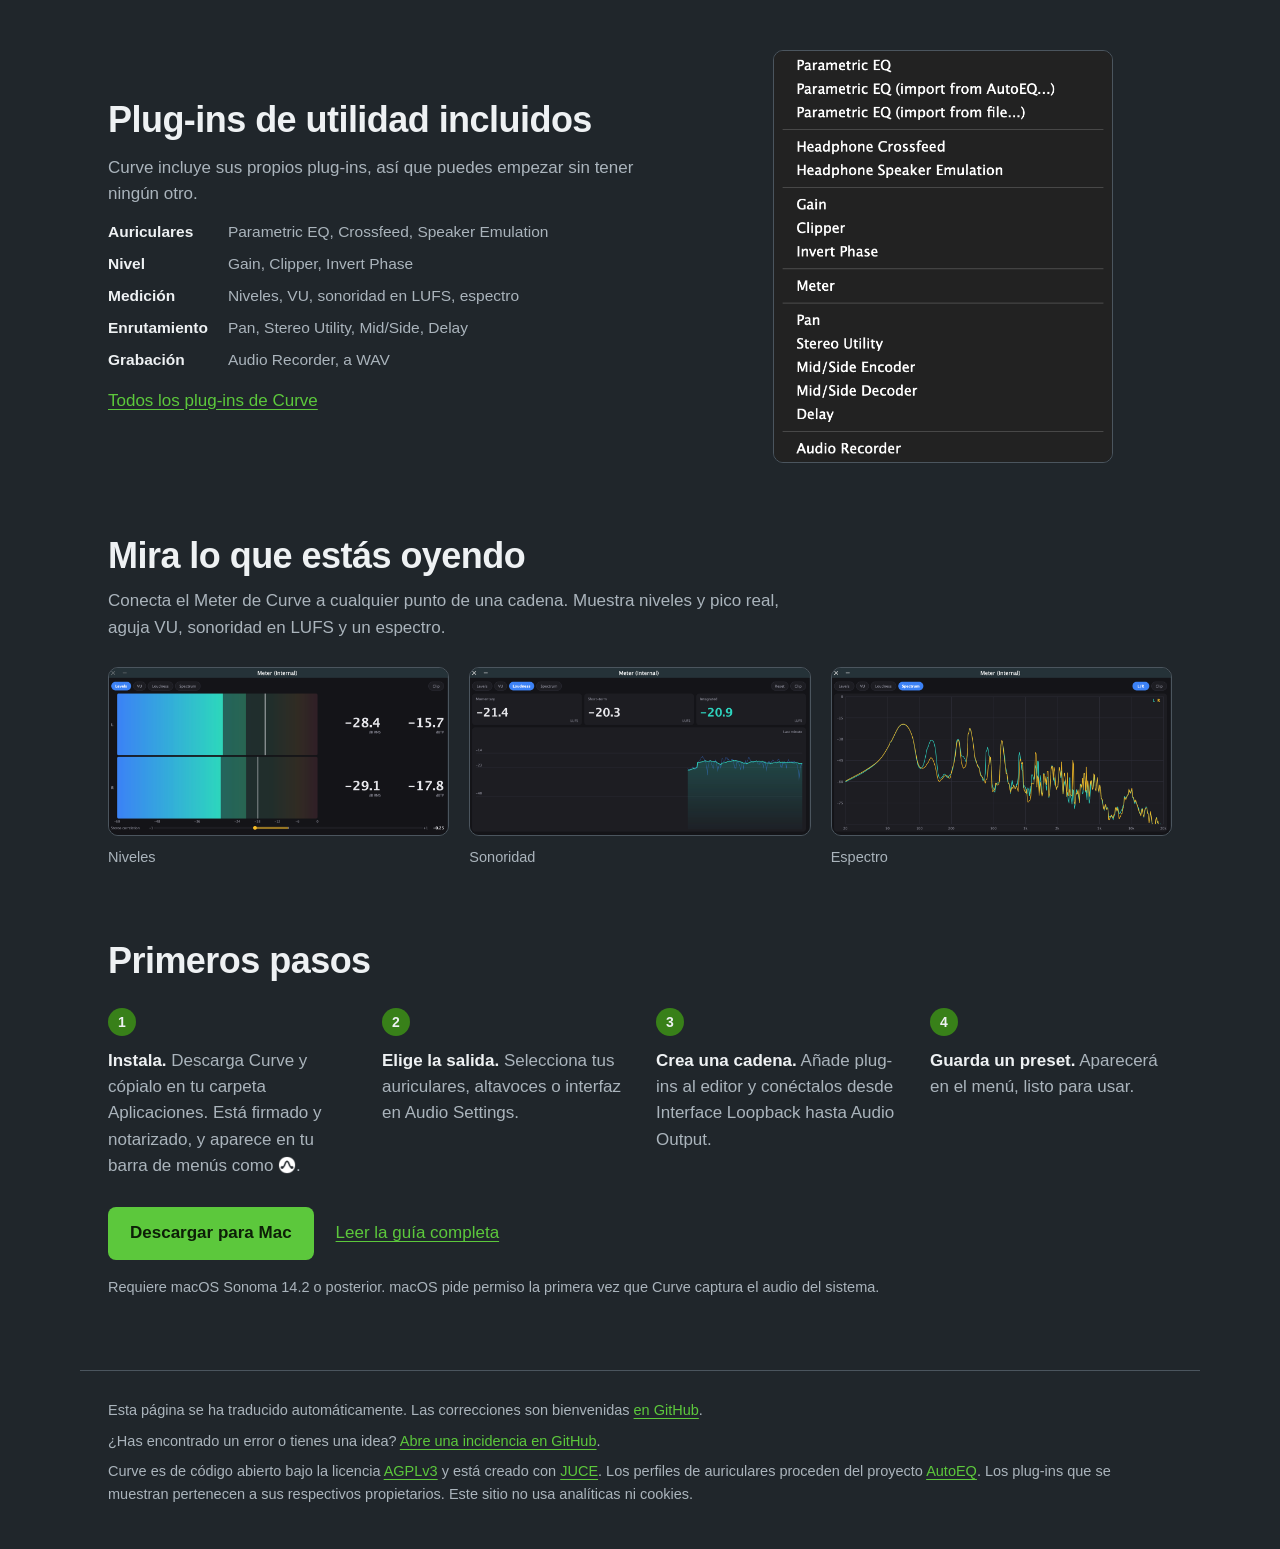
<file: site/es/index.html>
<!doctype html>
<html lang="es">
<head>
<meta charset="utf-8">
<meta name="viewport" content="width=device-width, initial-scale=1">
<title>Curve: ecualizador para todo el sistema y host de plug-ins gratuito para Mac</title>
<meta name="description" content="Ejecuta plug-ins Audio Unit y VST3 en todo lo que reproduce tu Mac, con loopback de baja latencia y corrección de auriculares AutoEQ integrada. Gratuito y de código abierto, sin controladores que instalar.">
<meta name="color-scheme" content="dark">
<meta name="theme-color" content="#20262b">
<meta name="google-site-verification" content="U_kyzQIQbXGRUtsFIapcFXOg931TqrCYWAGfByrRuhM">
<link rel="canonical" href="https://tomderham.github.io/curve/es/">
<link rel="alternate" hreflang="en" href="https://tomderham.github.io/curve/">
<link rel="alternate" hreflang="de" href="https://tomderham.github.io/curve/de/">
<link rel="alternate" hreflang="es" href="https://tomderham.github.io/curve/es/">
<link rel="alternate" hreflang="fr" href="https://tomderham.github.io/curve/fr/">
<link rel="alternate" hreflang="hi" href="https://tomderham.github.io/curve/hi/">
<link rel="alternate" hreflang="ja" href="https://tomderham.github.io/curve/ja/">
<link rel="alternate" hreflang="ko" href="https://tomderham.github.io/curve/ko/">
<link rel="alternate" hreflang="pt" href="https://tomderham.github.io/curve/pt/">
<link rel="alternate" hreflang="zh-Hans" href="https://tomderham.github.io/curve/zh-Hans/">
<link rel="alternate" hreflang="x-default" href="https://tomderham.github.io/curve/">
<link rel="icon" href="../favicon.svg" type="image/svg+xml">
<meta property="og:type" content="website">
<meta property="og:title" content="Curve: plug-ins en todo lo que reproduce tu Mac">
<meta property="og:description" content="Gratuito, de código abierto y sin controladores, con corrección de auriculares AutoEQ integrada.">
<meta property="og:url" content="https://tomderham.github.io/curve/es/">
<meta property="og:image" content="https://tomderham.github.io/curve/assets/instruments.jpg">
<link rel="stylesheet" href="../style.css">
</head>
<body>

<header class="top">
  <a class="brand" href="#top">
    <img src="../favicon.svg" width="30" height="30" alt="">
    Curve
  </a>
  <nav aria-label="Principal">
    <a href="#features">Funciones</a>
    <a href="https://github.com/tomderham/curve/blob/main/localization/es/guide/README.md">Ayuda</a>
    <a href="https://github.com/tomderham/curve">GitHub</a>
    <details class="languages" aria-label="Idioma">
      <summary>Español</summary>
      <ul>
        <li><a href="../" lang="en" hreflang="en">English</a></li>
        <li><a href="../de/" lang="de" hreflang="de">Deutsch</a></li>
        <li><a href="../es/" lang="es" hreflang="es">Español</a></li>
        <li><a href="../fr/" lang="fr" hreflang="fr">Français</a></li>
        <li><a href="../hi/" lang="hi" hreflang="hi">हिन्दी</a></li>
        <li><a href="../ja/" lang="ja" hreflang="ja">日本語</a></li>
        <li><a href="../ko/" lang="ko" hreflang="ko">한국어</a></li>
        <li><a href="../pt/" lang="pt" hreflang="pt">Português</a></li>
        <li><a href="../zh-Hans/" lang="zh-Hans" hreflang="zh-Hans">简体中文</a></li>
      </ul>
    </details>
  </nav>
</header>

<main id="top">

  <section class="hero">
    <div class="hero-copy">
      <h1>Usa plug-ins en todo lo que reproduce tu Mac.</h1>
      <p class="lede">Curve es una app gratuita de la barra de menús que aplica plug-ins Audio Unit y VST3 a todo el audio de tu Mac, mediante loopback de baja latencia y sin instalar controladores. Incluye corrección de auriculares AutoEQ.</p>
      <p class="actions">
        <a class="button" href="https://github.com/tomderham/curve/releases/latest">Descargar para Mac</a>
        <a class="quiet" href="#start">Cómo funciona</a>
      </p>
      <p class="fine">Totalmente gratuito y de código abierto. macOS 14.2 o posterior, en Apple silicon o Intel.</p>
    </div>
    <figure class="hero-shot">
      <img src="../assets/headphone-eq.png" width="960" height="1090" alt="El editor de Curve con una cadena desde Interface Loopback, pasando por Headphone Crossfeed y AUNBandEQ, hasta Audio Output.">
      <figcaption>El audio del sistema, con crossfeed y EQ, hasta tus auriculares.</figcaption>
    </figure>
  </section>

  <div class="signal">

    <section class="use" id="headphones">
      <div class="copy">
        <h2 class="node"><span>Corrección de auriculares</span></h2>
        <p>Busca tus auriculares en la base de datos de AutoEQ, elige un resultado y Curve crea el Parametric EQ por ti. También puedes importar una curva de AutoEQ, Squig.link o REW.</p>
        <p>Añade crossfeed para un estéreo más natural, o emula altavoces de estudio de campo medio en los auriculares.</p>
        <a href="https://github.com/tomderham/curve/blob/main/localization/es/guide/eq-and-autoeq.md">EQ de auriculares y AutoEQ</a>
      </div>
      <figure>
        <img src="../assets/autoeq.png" width="1200" height="861" loading="lazy" alt="El cuadro de diálogo AutoEQ de Curve con Sennheiser HD 650 seleccionado, que muestra su curva de corrección y sus filtros.">
      </figure>
    </section>

    <section class="use" id="plug-ins">
      <div class="copy">
        <h2 class="node"><span>Tus plug-ins en todo</span></h2>
        <p>Los plug-ins que ya tienes pueden procesar música, películas, llamadas y cualquier otra cosa que reproduzca tu Mac.</p>
        <p><strong>Diseñado para baja latencia.</strong> Curve toma directamente la salida de tu dispositivo de audio, sin ningún dispositivo virtual en la ruta, y tú eliges el tamaño del búfer.</p>
        <p>Guarda cada configuración como preset y cambia desde la barra de menús, un atajo global o un controlador MIDI.</p>
        <a href="https://github.com/tomderham/curve/blob/main/localization/es/guide/loopback.md">Loopback y audio del sistema</a>
        <img class="menu-inline" src="../assets/presets-menu.png" width="626" height="418" loading="lazy" alt="El menú de Curve con los presets Monitors + Headphones correction, Piano, Rhodes y Synth and Guitar, cada uno con una tecla numérica.">
      </div>
      <figure>
        <img src="../assets/multi-output.png" width="1400" height="895" loading="lazy" alt="Un preset de Curve que envía el audio del sistema por varios EQ y Headphone Crossfeed a salidas separadas.">
        <figcaption>Un solo preset, con corrección independiente para cada par de salidas.</figcaption>
      </figure>
    </section>

    <section class="use wide" id="instruments">
      <div class="copy">
        <h2 class="node"><span>Instrumentos y simuladores de amplificador</span></h2>
        <p>Ten un piano, un sintetizador o un equipo de guitarra listos sin abrir una DAW. Curve ejecuta plug-ins de instrumento en segundo plano y los mezcla con el audio del sistema.</p>
        <p>Asigna parámetros de plug-ins, omisión y cambios de preset a tu controlador con MIDI Learn.</p>
        <a href="https://github.com/tomderham/curve/blob/main/localization/es/guide/midi-control.md">Control MIDI</a>
      </div>
      <figure>
        <img src="../assets/instruments.jpg" width="2000" height="778" loading="lazy" alt="Ventanas de los plug-ins Genome (simulador de amplificador) y ZENOLOGY (sintetizador) junto al vúmetro de Curve.">
        <figcaption>Cada preset puede abrir las ventanas de tus plug-ins y devolverlas al lugar donde las dejaste.</figcaption>
      </figure>
    </section>

  </div>

  <section class="features" id="features">
    <h2>Funciones principales</h2>
    <ul>
      <li><h3>Totalmente gratuito y de código abierto</h3><p>Incluye todas las funciones, y el código fuente está en GitHub.</p></li>
      <li><h3>Cadenas ilimitadas</h3><p>Conecta tantos plug-ins como quieras, con cualquier enrutamiento.</p></li>
      <li><h3>Audio Unit y VST3</h3><p>Usa efectos e instrumentos en cualquiera de los dos formatos.</p></li>
      <li><h3>AutoEQ integrado</h3><p>Busca un perfil de auriculares por nombre o importa un archivo de EQ.</p></li>
      <li><h3>Loopback de baja latencia</h3><p>Una toma directa de tu dispositivo de audio, con el tamaño de búfer que tú elijas.</p></li>
      <li><h3>Sin controladores</h3><p>El loopback con precisión de bits funciona con el hardware de audio que ya tienes.</p></li>
      <li><h3>Cambio rápido de presets</h3><p>Cambia de configuración desde la barra de menús, un atajo de teclado o un controlador MIDI.</p></li>
      <li><h3>Reconexión automática</h3><p>El audio vuelve solo cuando reconectas tu interfaz o reactivas tu Mac.</p></li>
      <li><h3>Ayuda en nueve idiomas</h3><p>La guía completa está integrada en la app.</p></li>
    </ul>
  </section>

  <section class="builtin">
    <div class="copy">
      <h2>Plug-ins de utilidad incluidos</h2>
      <p>Curve incluye sus propios plug-ins, así que puedes empezar sin tener ningún otro.</p>
      <dl>
        <dt>Auriculares</dt><dd>Parametric EQ, Crossfeed, Speaker Emulation</dd>
        <dt>Nivel</dt><dd>Gain, Clipper, Invert Phase</dd>
        <dt>Medición</dt><dd>Niveles, VU, sonoridad en LUFS, espectro</dd>
        <dt>Enrutamiento</dt><dd>Pan, Stereo Utility, Mid/Side, Delay</dd>
        <dt>Grabación</dt><dd>Audio Recorder, a WAV</dd>
      </dl>
      <a href="https://github.com/tomderham/curve/blob/main/localization/es/guide/curve-plugins.md">Todos los plug-ins de Curve</a>
    </div>
    <figure>
      <img src="../assets/curve-plugins.png" width="632" height="768" loading="lazy" alt="El menú de plug-ins de Curve con Parametric EQ, Headphone Crossfeed, Headphone Speaker Emulation, Gain, Clipper, Invert Phase, Meter, Pan, Stereo Utility, Mid/Side Encoder y Decoder, Delay y Audio Recorder.">
    </figure>
  </section>

  <section class="meters">
    <h2>Mira lo que estás oyendo</h2>
    <p>Conecta el Meter de Curve a cualquier punto de una cadena. Muestra niveles y pico real, aguja VU, sonoridad en LUFS y un espectro.</p>
    <div class="meter-row">
      <figure><img src="../assets/meter-levels.png" width="1200" height="589" loading="lazy" alt="Vista Levels con RMS, pico real y correlación estéreo."><figcaption>Niveles</figcaption></figure>
      <figure><img src="../assets/meter-loudness.png" width="1200" height="589" loading="lazy" alt="Vista Loudness con LUFS momentáneo, a corto plazo e integrado, y el historial del último minuto."><figcaption>Sonoridad</figcaption></figure>
      <figure><img src="../assets/meter-spectrum.png" width="1200" height="589" loading="lazy" alt="Vista Spectrum con los canales izquierdo y derecho superpuestos."><figcaption>Espectro</figcaption></figure>
    </div>
  </section>

  <section class="start" id="start">
    <h2>Primeros pasos</h2>
    <ol>
      <li><strong>Instala.</strong> Descarga Curve y cópialo en tu carpeta Aplicaciones. Está firmado y notarizado, y aparece en tu barra de menús como <img class="bar-icon" src="../assets/menu-bar-icon.png" width="20" height="20" alt="Icono de Curve en la barra de menús">.</li>
      <li><strong>Elige la salida.</strong> Selecciona tus auriculares, altavoces o interfaz en Audio Settings.</li>
      <li><strong>Crea una cadena.</strong> Añade plug-ins al editor y conéctalos desde Interface Loopback hasta Audio Output.</li>
      <li><strong>Guarda un preset.</strong> Aparecerá en el menú, listo para usar.</li>
    </ol>
    <p class="actions">
      <a class="button" href="https://github.com/tomderham/curve/releases/latest">Descargar para Mac</a>
      <a class="quiet" href="https://github.com/tomderham/curve/blob/main/localization/es/guide/getting-started.md">Leer la guía completa</a>
    </p>
    <p class="fine">Requiere macOS Sonoma 14.2 o posterior. macOS pide permiso la primera vez que Curve captura el audio del sistema.</p>
  </section>

</main>

<footer>
  <p>Esta página se ha traducido automáticamente. Las correcciones son bienvenidas <a href="https://github.com/tomderham/curve/issues">en GitHub</a>.</p>
  <p>¿Has encontrado un error o tienes una idea? <a href="https://github.com/tomderham/curve/issues">Abre una incidencia en GitHub</a>.</p>
  <p>Curve es de código abierto bajo la licencia <a href="https://github.com/tomderham/curve/blob/main/LICENSE">AGPLv3</a> y está creado con <a href="https://juce.com">JUCE</a>. Los perfiles de auriculares proceden del proyecto <a href="https://autoeq.app">AutoEQ</a>. Los plug-ins que se muestran pertenecen a sus respectivos propietarios. Este sitio no usa analíticas ni cookies.</p>
</footer>

</body>
</html>
</file>
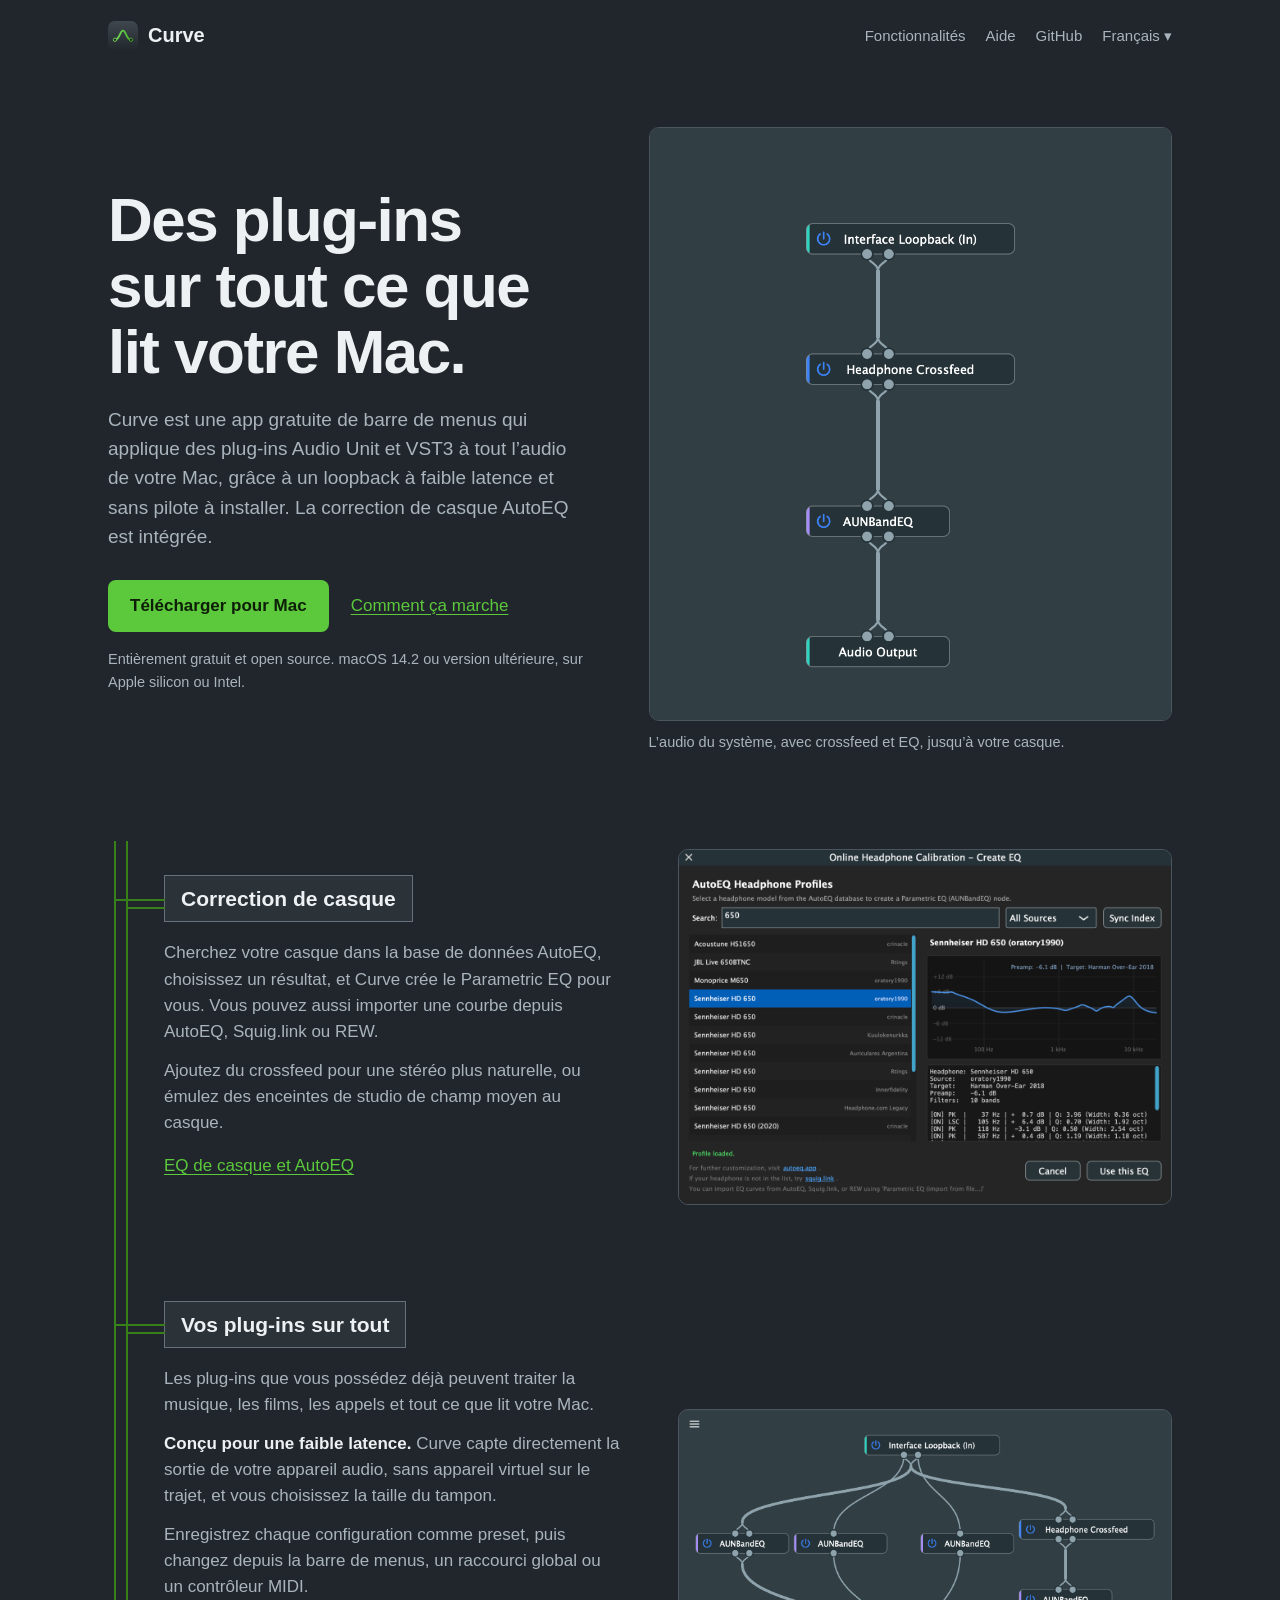
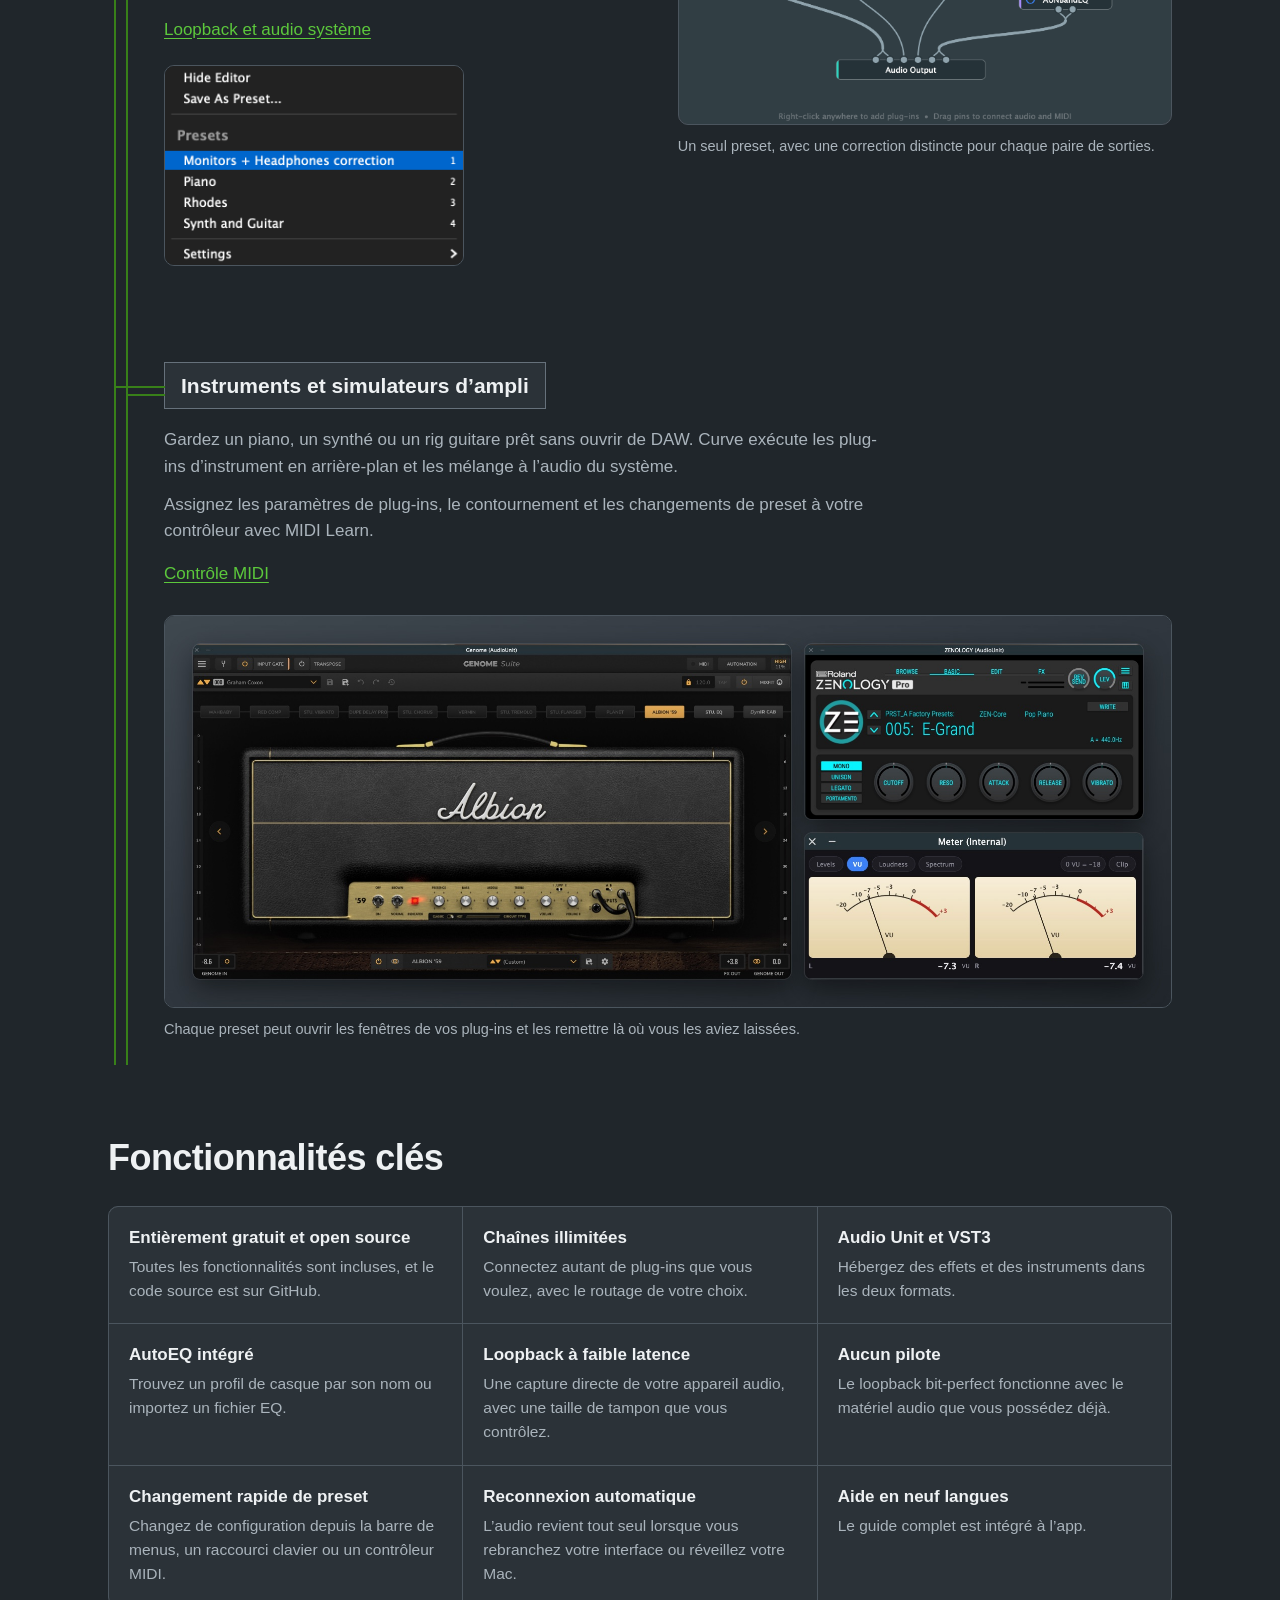
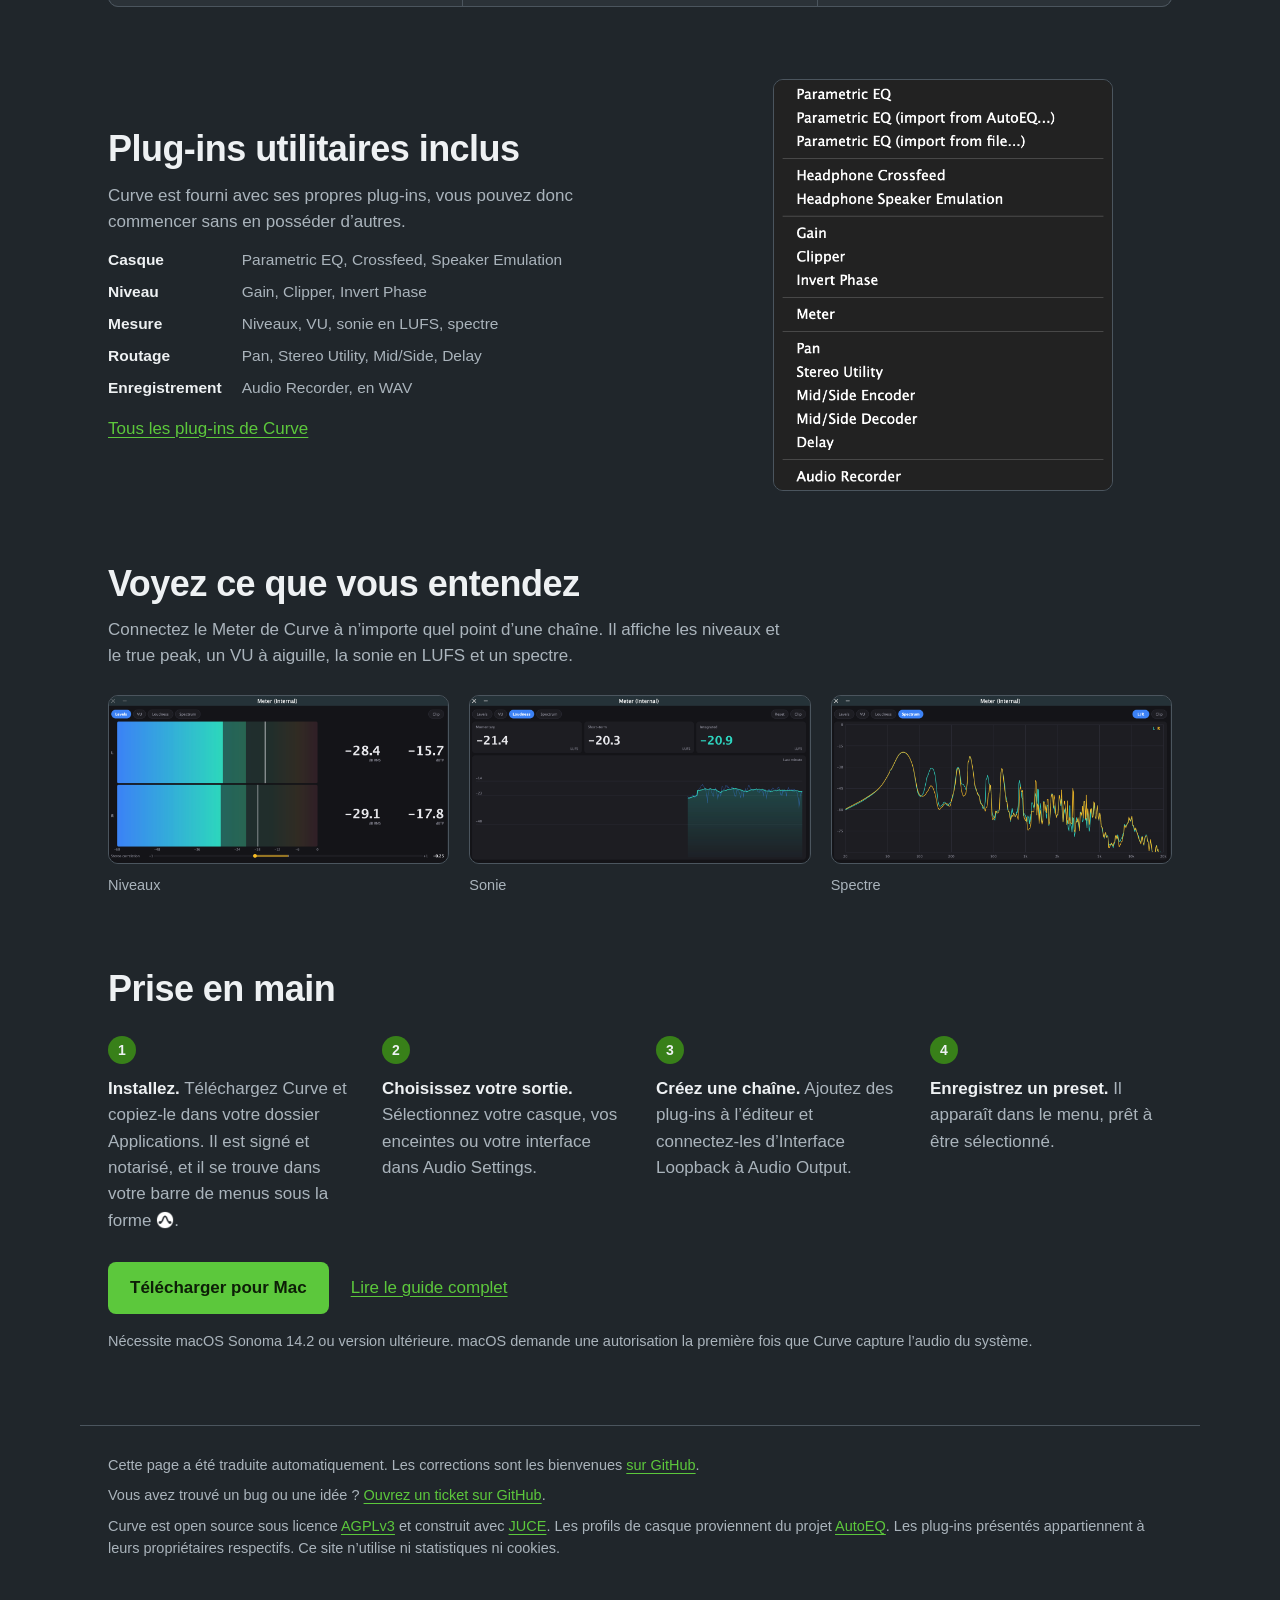
<file: site/fr/index.html>
<!doctype html>
<html lang="fr">
<head>
<meta charset="utf-8">
<meta name="viewport" content="width=device-width, initial-scale=1">
<title>Curve : égaliseur système et hôte de plug-ins gratuit pour Mac</title>
<meta name="description" content="Utilisez des plug-ins Audio Unit et VST3 sur tout ce que lit votre Mac, avec un loopback à faible latence et la correction de casque AutoEQ intégrée. Gratuit et open source, sans pilote à installer.">
<meta name="color-scheme" content="dark">
<meta name="theme-color" content="#20262b">
<meta name="google-site-verification" content="U_kyzQIQbXGRUtsFIapcFXOg931TqrCYWAGfByrRuhM">
<link rel="canonical" href="https://tomderham.github.io/curve/fr/">
<link rel="alternate" hreflang="en" href="https://tomderham.github.io/curve/">
<link rel="alternate" hreflang="de" href="https://tomderham.github.io/curve/de/">
<link rel="alternate" hreflang="es" href="https://tomderham.github.io/curve/es/">
<link rel="alternate" hreflang="fr" href="https://tomderham.github.io/curve/fr/">
<link rel="alternate" hreflang="hi" href="https://tomderham.github.io/curve/hi/">
<link rel="alternate" hreflang="ja" href="https://tomderham.github.io/curve/ja/">
<link rel="alternate" hreflang="ko" href="https://tomderham.github.io/curve/ko/">
<link rel="alternate" hreflang="pt" href="https://tomderham.github.io/curve/pt/">
<link rel="alternate" hreflang="zh-Hans" href="https://tomderham.github.io/curve/zh-Hans/">
<link rel="alternate" hreflang="x-default" href="https://tomderham.github.io/curve/">
<link rel="icon" href="../favicon.svg" type="image/svg+xml">
<meta property="og:type" content="website">
<meta property="og:title" content="Curve : des plug-ins sur tout ce que lit votre Mac">
<meta property="og:description" content="Gratuit, open source et sans pilote, avec la correction de casque AutoEQ intégrée.">
<meta property="og:url" content="https://tomderham.github.io/curve/fr/">
<meta property="og:image" content="https://tomderham.github.io/curve/assets/instruments.jpg">
<link rel="stylesheet" href="../style.css">
</head>
<body>

<header class="top">
  <a class="brand" href="#top">
    <img src="../favicon.svg" width="30" height="30" alt="">
    Curve
  </a>
  <nav aria-label="Principal">
    <a href="#features">Fonctionnalités</a>
    <a href="https://github.com/tomderham/curve/blob/main/localization/fr/guide/README.md">Aide</a>
    <a href="https://github.com/tomderham/curve">GitHub</a>
    <details class="languages" aria-label="Langue">
      <summary>Français</summary>
      <ul>
        <li><a href="../" lang="en" hreflang="en">English</a></li>
        <li><a href="../de/" lang="de" hreflang="de">Deutsch</a></li>
        <li><a href="../es/" lang="es" hreflang="es">Español</a></li>
        <li><a href="../fr/" lang="fr" hreflang="fr">Français</a></li>
        <li><a href="../hi/" lang="hi" hreflang="hi">हिन्दी</a></li>
        <li><a href="../ja/" lang="ja" hreflang="ja">日本語</a></li>
        <li><a href="../ko/" lang="ko" hreflang="ko">한국어</a></li>
        <li><a href="../pt/" lang="pt" hreflang="pt">Português</a></li>
        <li><a href="../zh-Hans/" lang="zh-Hans" hreflang="zh-Hans">简体中文</a></li>
      </ul>
    </details>
  </nav>
</header>

<main id="top">

  <section class="hero">
    <div class="hero-copy">
      <h1>Des plug-ins sur tout ce que lit votre Mac.</h1>
      <p class="lede">Curve est une app gratuite de barre de menus qui applique des plug-ins Audio Unit et VST3 à tout l’audio de votre Mac, grâce à un loopback à faible latence et sans pilote à installer. La correction de casque AutoEQ est intégrée.</p>
      <p class="actions">
        <a class="button" href="https://github.com/tomderham/curve/releases/latest">Télécharger pour Mac</a>
        <a class="quiet" href="#start">Comment ça marche</a>
      </p>
      <p class="fine">Entièrement gratuit et open source. macOS 14.2 ou version ultérieure, sur Apple silicon ou Intel.</p>
    </div>
    <figure class="hero-shot">
      <img src="../assets/headphone-eq.png" width="960" height="1090" alt="L’éditeur de Curve avec une chaîne allant d’Interface Loopback à Audio Output, en passant par Headphone Crossfeed et AUNBandEQ.">
      <figcaption>L’audio du système, avec crossfeed et EQ, jusqu’à votre casque.</figcaption>
    </figure>
  </section>

  <div class="signal">

    <section class="use" id="headphones">
      <div class="copy">
        <h2 class="node"><span>Correction de casque</span></h2>
        <p>Cherchez votre casque dans la base de données AutoEQ, choisissez un résultat, et Curve crée le Parametric EQ pour vous. Vous pouvez aussi importer une courbe depuis AutoEQ, Squig.link ou REW.</p>
        <p>Ajoutez du crossfeed pour une stéréo plus naturelle, ou émulez des enceintes de studio de champ moyen au casque.</p>
        <a href="https://github.com/tomderham/curve/blob/main/localization/fr/guide/eq-and-autoeq.md">EQ de casque et AutoEQ</a>
      </div>
      <figure>
        <img src="../assets/autoeq.png" width="1200" height="861" loading="lazy" alt="La boîte de dialogue AutoEQ de Curve avec le Sennheiser HD 650 sélectionné, affichant sa courbe de correction et ses filtres.">
      </figure>
    </section>

    <section class="use" id="plug-ins">
      <div class="copy">
        <h2 class="node"><span>Vos plug-ins sur tout</span></h2>
        <p>Les plug-ins que vous possédez déjà peuvent traiter la musique, les films, les appels et tout ce que lit votre Mac.</p>
        <p><strong>Conçu pour une faible latence.</strong> Curve capte directement la sortie de votre appareil audio, sans appareil virtuel sur le trajet, et vous choisissez la taille du tampon.</p>
        <p>Enregistrez chaque configuration comme preset, puis changez depuis la barre de menus, un raccourci global ou un contrôleur MIDI.</p>
        <a href="https://github.com/tomderham/curve/blob/main/localization/fr/guide/loopback.md">Loopback et audio système</a>
        <img class="menu-inline" src="../assets/presets-menu.png" width="626" height="418" loading="lazy" alt="Le menu de Curve listant les presets Monitors + Headphones correction, Piano, Rhodes et Synth and Guitar, chacun avec une touche numérique.">
      </div>
      <figure>
        <img src="../assets/multi-output.png" width="1400" height="895" loading="lazy" alt="Un preset de Curve envoyant l’audio du système à travers plusieurs EQ et Headphone Crossfeed vers des sorties séparées.">
        <figcaption>Un seul preset, avec une correction distincte pour chaque paire de sorties.</figcaption>
      </figure>
    </section>

    <section class="use wide" id="instruments">
      <div class="copy">
        <h2 class="node"><span>Instruments et simulateurs d’ampli</span></h2>
        <p>Gardez un piano, un synthé ou un rig guitare prêt sans ouvrir de DAW. Curve exécute les plug-ins d’instrument en arrière-plan et les mélange à l’audio du système.</p>
        <p>Assignez les paramètres de plug-ins, le contournement et les changements de preset à votre contrôleur avec MIDI Learn.</p>
        <a href="https://github.com/tomderham/curve/blob/main/localization/fr/guide/midi-control.md">Contrôle MIDI</a>
      </div>
      <figure>
        <img src="../assets/instruments.jpg" width="2000" height="778" loading="lazy" alt="Fenêtres des plug-ins Genome (simulateur d’ampli) et ZENOLOGY (synthé) à côté du vumètre de Curve.">
        <figcaption>Chaque preset peut ouvrir les fenêtres de vos plug-ins et les remettre là où vous les aviez laissées.</figcaption>
      </figure>
    </section>

  </div>

  <section class="features" id="features">
    <h2>Fonctionnalités clés</h2>
    <ul>
      <li><h3>Entièrement gratuit et open source</h3><p>Toutes les fonctionnalités sont incluses, et le code source est sur GitHub.</p></li>
      <li><h3>Chaînes illimitées</h3><p>Connectez autant de plug-ins que vous voulez, avec le routage de votre choix.</p></li>
      <li><h3>Audio Unit et VST3</h3><p>Hébergez des effets et des instruments dans les deux formats.</p></li>
      <li><h3>AutoEQ intégré</h3><p>Trouvez un profil de casque par son nom ou importez un fichier EQ.</p></li>
      <li><h3>Loopback à faible latence</h3><p>Une capture directe de votre appareil audio, avec une taille de tampon que vous contrôlez.</p></li>
      <li><h3>Aucun pilote</h3><p>Le loopback bit-perfect fonctionne avec le matériel audio que vous possédez déjà.</p></li>
      <li><h3>Changement rapide de preset</h3><p>Changez de configuration depuis la barre de menus, un raccourci clavier ou un contrôleur MIDI.</p></li>
      <li><h3>Reconnexion automatique</h3><p>L’audio revient tout seul lorsque vous rebranchez votre interface ou réveillez votre Mac.</p></li>
      <li><h3>Aide en neuf langues</h3><p>Le guide complet est intégré à l’app.</p></li>
    </ul>
  </section>

  <section class="builtin">
    <div class="copy">
      <h2>Plug-ins utilitaires inclus</h2>
      <p>Curve est fourni avec ses propres plug-ins, vous pouvez donc commencer sans en posséder d’autres.</p>
      <dl>
        <dt>Casque</dt><dd>Parametric EQ, Crossfeed, Speaker Emulation</dd>
        <dt>Niveau</dt><dd>Gain, Clipper, Invert Phase</dd>
        <dt>Mesure</dt><dd>Niveaux, VU, sonie en LUFS, spectre</dd>
        <dt>Routage</dt><dd>Pan, Stereo Utility, Mid/Side, Delay</dd>
        <dt>Enregistrement</dt><dd>Audio Recorder, en WAV</dd>
      </dl>
      <a href="https://github.com/tomderham/curve/blob/main/localization/fr/guide/curve-plugins.md">Tous les plug-ins de Curve</a>
    </div>
    <figure>
      <img src="../assets/curve-plugins.png" width="632" height="768" loading="lazy" alt="Le menu des plug-ins de Curve listant Parametric EQ, Headphone Crossfeed, Headphone Speaker Emulation, Gain, Clipper, Invert Phase, Meter, Pan, Stereo Utility, Mid/Side Encoder et Decoder, Delay et Audio Recorder.">
    </figure>
  </section>

  <section class="meters">
    <h2>Voyez ce que vous entendez</h2>
    <p>Connectez le Meter de Curve à n’importe quel point d’une chaîne. Il affiche les niveaux et le true peak, un VU à aiguille, la sonie en LUFS et un spectre.</p>
    <div class="meter-row">
      <figure><img src="../assets/meter-levels.png" width="1200" height="589" loading="lazy" alt="Vue Levels avec RMS, true peak et corrélation stéréo."><figcaption>Niveaux</figcaption></figure>
      <figure><img src="../assets/meter-loudness.png" width="1200" height="589" loading="lazy" alt="Vue Loudness avec les LUFS momentané, court terme et intégré, et l’historique de la dernière minute."><figcaption>Sonie</figcaption></figure>
      <figure><img src="../assets/meter-spectrum.png" width="1200" height="589" loading="lazy" alt="Vue Spectrum avec les canaux gauche et droit superposés."><figcaption>Spectre</figcaption></figure>
    </div>
  </section>

  <section class="start" id="start">
    <h2>Prise en main</h2>
    <ol>
      <li><strong>Installez.</strong> Téléchargez Curve et copiez-le dans votre dossier Applications. Il est signé et notarisé, et il se trouve dans votre barre de menus sous la forme <img class="bar-icon" src="../assets/menu-bar-icon.png" width="20" height="20" alt="Icône de Curve dans la barre de menus">.</li>
      <li><strong>Choisissez votre sortie.</strong> Sélectionnez votre casque, vos enceintes ou votre interface dans Audio Settings.</li>
      <li><strong>Créez une chaîne.</strong> Ajoutez des plug-ins à l’éditeur et connectez-les d’Interface Loopback à Audio Output.</li>
      <li><strong>Enregistrez un preset.</strong> Il apparaît dans le menu, prêt à être sélectionné.</li>
    </ol>
    <p class="actions">
      <a class="button" href="https://github.com/tomderham/curve/releases/latest">Télécharger pour Mac</a>
      <a class="quiet" href="https://github.com/tomderham/curve/blob/main/localization/fr/guide/getting-started.md">Lire le guide complet</a>
    </p>
    <p class="fine">Nécessite macOS Sonoma 14.2 ou version ultérieure. macOS demande une autorisation la première fois que Curve capture l’audio du système.</p>
  </section>

</main>

<footer>
  <p>Cette page a été traduite automatiquement. Les corrections sont les bienvenues <a href="https://github.com/tomderham/curve/issues">sur GitHub</a>.</p>
  <p>Vous avez trouvé un bug ou une idée ? <a href="https://github.com/tomderham/curve/issues">Ouvrez un ticket sur GitHub</a>.</p>
  <p>Curve est open source sous licence <a href="https://github.com/tomderham/curve/blob/main/LICENSE">AGPLv3</a> et construit avec <a href="https://juce.com">JUCE</a>. Les profils de casque proviennent du projet <a href="https://autoeq.app">AutoEQ</a>. Les plug-ins présentés appartiennent à leurs propriétaires respectifs. Ce site n’utilise ni statistiques ni cookies.</p>
</footer>

</body>
</html>
</file>
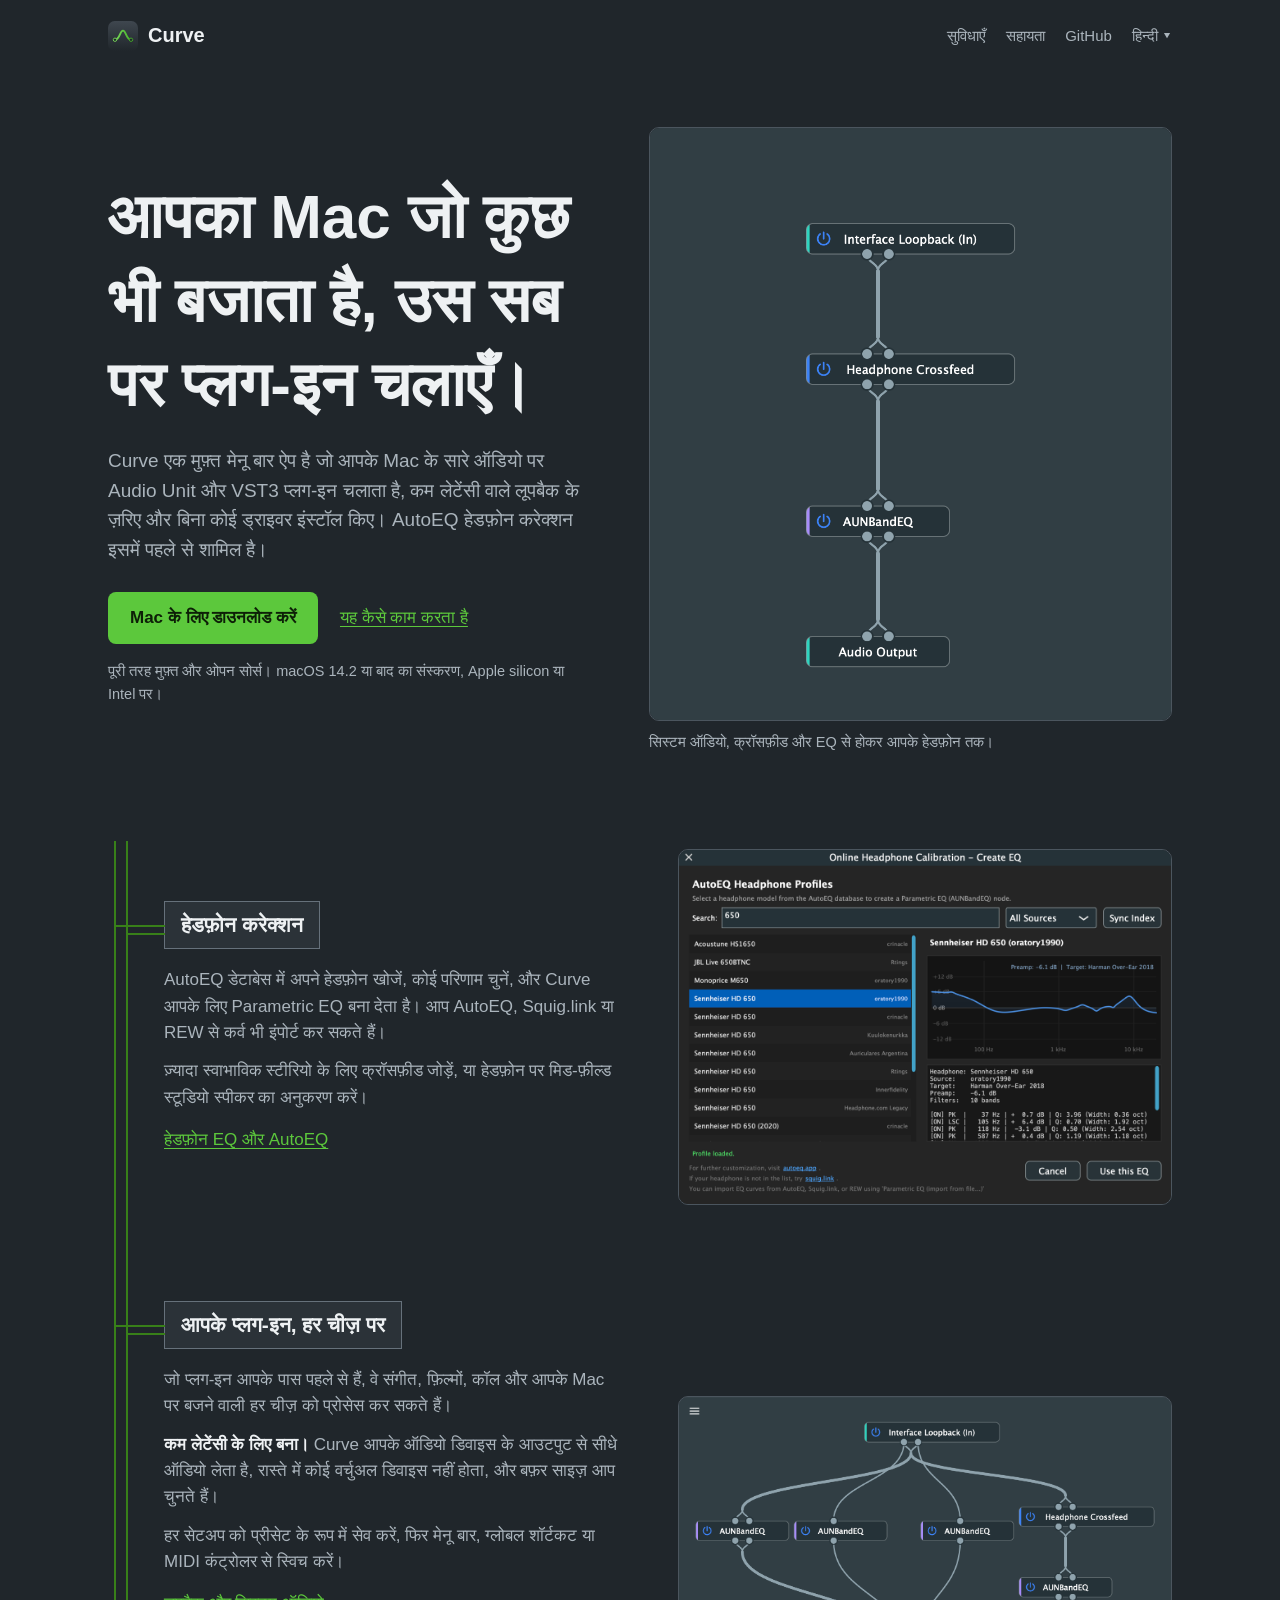
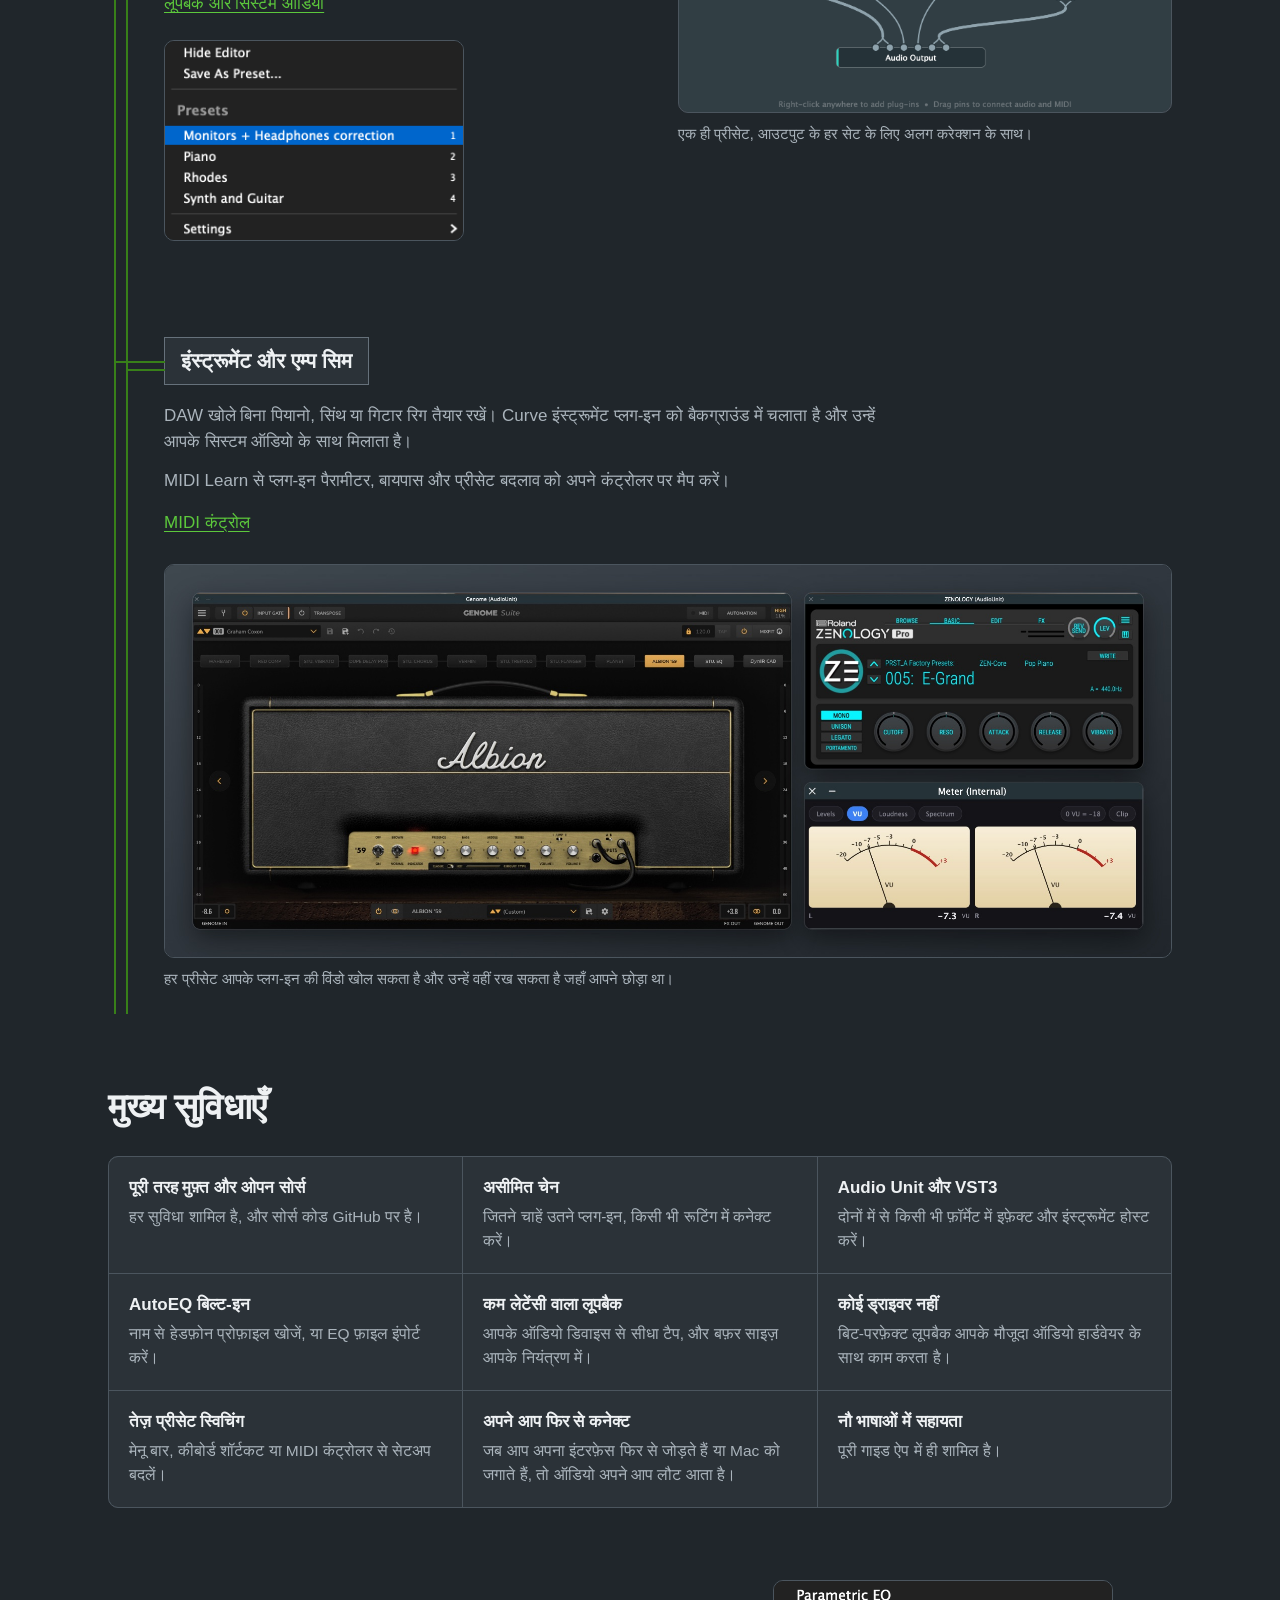
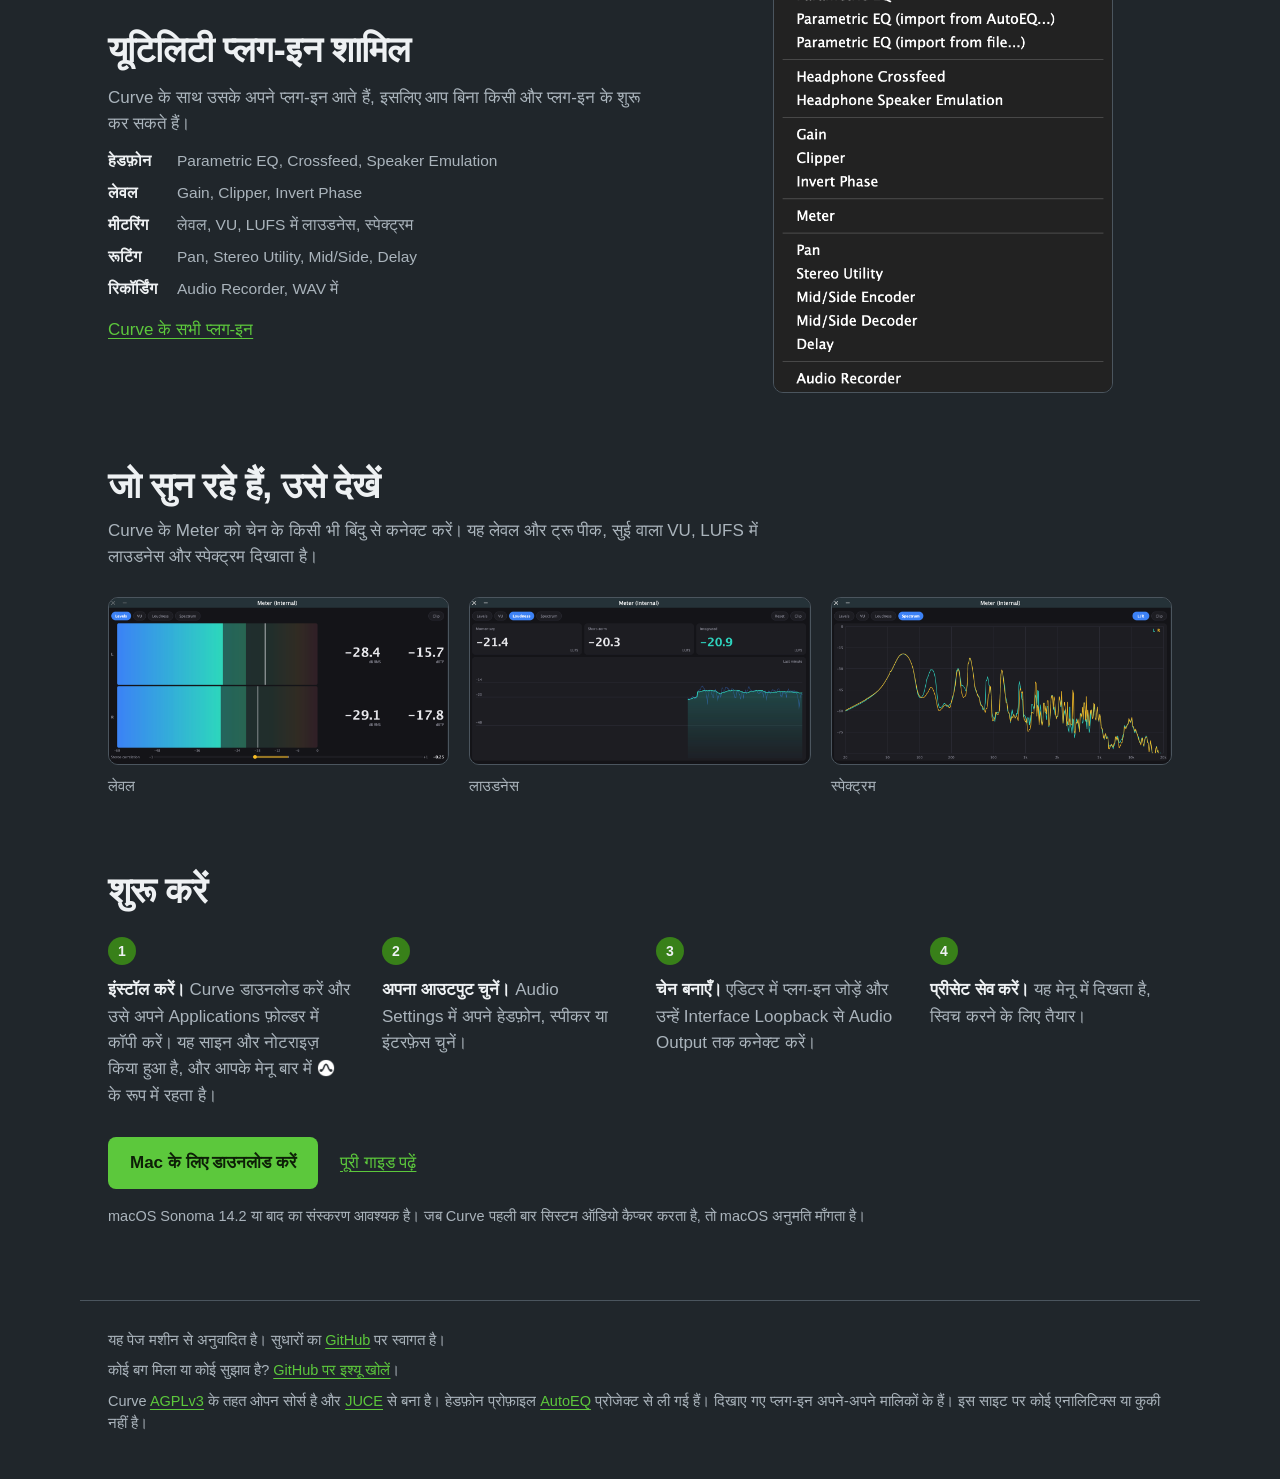
<file: site/hi/index.html>
<!doctype html>
<html lang="hi">
<head>
<meta charset="utf-8">
<meta name="viewport" content="width=device-width, initial-scale=1">
<title>Curve: Mac के लिए मुफ़्त सिस्टम-व्यापी EQ और प्लग-इन होस्ट</title>
<meta name="description" content="आपका Mac जो कुछ भी बजाता है, उस सब पर Audio Unit और VST3 प्लग-इन चलाएँ, कम लेटेंसी वाले लूपबैक और बिल्ट-इन AutoEQ हेडफ़ोन करेक्शन के साथ। मुफ़्त और ओपन सोर्स, कोई ड्राइवर इंस्टॉल नहीं करना पड़ता।">
<meta name="color-scheme" content="dark">
<meta name="theme-color" content="#20262b">
<meta name="google-site-verification" content="U_kyzQIQbXGRUtsFIapcFXOg931TqrCYWAGfByrRuhM">
<link rel="canonical" href="https://tomderham.github.io/curve/hi/">
<link rel="alternate" hreflang="en" href="https://tomderham.github.io/curve/">
<link rel="alternate" hreflang="de" href="https://tomderham.github.io/curve/de/">
<link rel="alternate" hreflang="es" href="https://tomderham.github.io/curve/es/">
<link rel="alternate" hreflang="fr" href="https://tomderham.github.io/curve/fr/">
<link rel="alternate" hreflang="hi" href="https://tomderham.github.io/curve/hi/">
<link rel="alternate" hreflang="ja" href="https://tomderham.github.io/curve/ja/">
<link rel="alternate" hreflang="ko" href="https://tomderham.github.io/curve/ko/">
<link rel="alternate" hreflang="pt" href="https://tomderham.github.io/curve/pt/">
<link rel="alternate" hreflang="zh-Hans" href="https://tomderham.github.io/curve/zh-Hans/">
<link rel="alternate" hreflang="x-default" href="https://tomderham.github.io/curve/">
<link rel="icon" href="../favicon.svg" type="image/svg+xml">
<meta property="og:type" content="website">
<meta property="og:title" content="Curve: आपका Mac जो कुछ भी बजाता है, उस सब पर प्लग-इन">
<meta property="og:description" content="मुफ़्त, ओपन सोर्स और बिना ड्राइवर के, बिल्ट-इन AutoEQ हेडफ़ोन करेक्शन के साथ।">
<meta property="og:url" content="https://tomderham.github.io/curve/hi/">
<meta property="og:image" content="https://tomderham.github.io/curve/assets/instruments.jpg">
<link rel="stylesheet" href="../style.css">
</head>
<body>

<header class="top">
  <a class="brand" href="#top">
    <img src="../favicon.svg" width="30" height="30" alt="">
    Curve
  </a>
  <nav aria-label="मुख्य">
    <a href="#features">सुविधाएँ</a>
    <a href="https://github.com/tomderham/curve/blob/main/localization/hi/guide/README.md">सहायता</a>
    <a href="https://github.com/tomderham/curve">GitHub</a>
    <details class="languages" aria-label="भाषा">
      <summary>हिन्दी</summary>
      <ul>
        <li><a href="../" lang="en" hreflang="en">English</a></li>
        <li><a href="../de/" lang="de" hreflang="de">Deutsch</a></li>
        <li><a href="../es/" lang="es" hreflang="es">Español</a></li>
        <li><a href="../fr/" lang="fr" hreflang="fr">Français</a></li>
        <li><a href="../hi/" lang="hi" hreflang="hi">हिन्दी</a></li>
        <li><a href="../ja/" lang="ja" hreflang="ja">日本語</a></li>
        <li><a href="../ko/" lang="ko" hreflang="ko">한국어</a></li>
        <li><a href="../pt/" lang="pt" hreflang="pt">Português</a></li>
        <li><a href="../zh-Hans/" lang="zh-Hans" hreflang="zh-Hans">简体中文</a></li>
      </ul>
    </details>
  </nav>
</header>

<main id="top">

  <section class="hero">
    <div class="hero-copy">
      <h1>आपका Mac जो कुछ भी बजाता है, उस सब पर प्लग-इन चलाएँ।</h1>
      <p class="lede">Curve एक मुफ़्त मेनू बार ऐप है जो आपके Mac के सारे ऑडियो पर Audio Unit और VST3 प्लग-इन चलाता है, कम लेटेंसी वाले लूपबैक के ज़रिए और बिना कोई ड्राइवर इंस्टॉल किए। AutoEQ हेडफ़ोन करेक्शन इसमें पहले से शामिल है।</p>
      <p class="actions">
        <a class="button" href="https://github.com/tomderham/curve/releases/latest">Mac के लिए डाउनलोड करें</a>
        <a class="quiet" href="#start">यह कैसे काम करता है</a>
      </p>
      <p class="fine">पूरी तरह मुफ़्त और ओपन सोर्स। macOS 14.2 या बाद का संस्करण, Apple silicon या Intel पर।</p>
    </div>
    <figure class="hero-shot">
      <img src="../assets/headphone-eq.png" width="960" height="1090" alt="Curve का एडिटर, जिसमें Interface Loopback से Headphone Crossfeed और AUNBandEQ होते हुए Audio Output तक की चेन दिख रही है।">
      <figcaption>सिस्टम ऑडियो, क्रॉसफ़ीड और EQ से होकर आपके हेडफ़ोन तक।</figcaption>
    </figure>
  </section>

  <div class="signal">

    <section class="use" id="headphones">
      <div class="copy">
        <h2 class="node"><span>हेडफ़ोन करेक्शन</span></h2>
        <p>AutoEQ डेटाबेस में अपने हेडफ़ोन खोजें, कोई परिणाम चुनें, और Curve आपके लिए Parametric EQ बना देता है। आप AutoEQ, Squig.link या REW से कर्व भी इंपोर्ट कर सकते हैं।</p>
        <p>ज़्यादा स्वाभाविक स्टीरियो के लिए क्रॉसफ़ीड जोड़ें, या हेडफ़ोन पर मिड-फ़ील्ड स्टूडियो स्पीकर का अनुकरण करें।</p>
        <a href="https://github.com/tomderham/curve/blob/main/localization/hi/guide/eq-and-autoeq.md">हेडफ़ोन EQ और AutoEQ</a>
      </div>
      <figure>
        <img src="../assets/autoeq.png" width="1200" height="861" loading="lazy" alt="Curve का AutoEQ डायलॉग, जिसमें Sennheiser HD 650 चुना गया है और उसका करेक्शन कर्व और फ़िल्टर दिख रहे हैं।">
      </figure>
    </section>

    <section class="use" id="plug-ins">
      <div class="copy">
        <h2 class="node"><span>आपके प्लग-इन, हर चीज़ पर</span></h2>
        <p>जो प्लग-इन आपके पास पहले से हैं, वे संगीत, फ़िल्मों, कॉल और आपके Mac पर बजने वाली हर चीज़ को प्रोसेस कर सकते हैं।</p>
        <p><strong>कम लेटेंसी के लिए बना।</strong> Curve आपके ऑडियो डिवाइस के आउटपुट से सीधे ऑडियो लेता है, रास्ते में कोई वर्चुअल डिवाइस नहीं होता, और बफ़र साइज़ आप चुनते हैं।</p>
        <p>हर सेटअप को प्रीसेट के रूप में सेव करें, फिर मेनू बार, ग्लोबल शॉर्टकट या MIDI कंट्रोलर से स्विच करें।</p>
        <a href="https://github.com/tomderham/curve/blob/main/localization/hi/guide/loopback.md">लूपबैक और सिस्टम ऑडियो</a>
        <img class="menu-inline" src="../assets/presets-menu.png" width="626" height="418" loading="lazy" alt="Curve का मेनू, जिसमें प्रीसेट Monitors + Headphones correction, Piano, Rhodes और Synth and Guitar सूचीबद्ध हैं, हर एक के साथ एक नंबर की।">
      </div>
      <figure>
        <img src="../assets/multi-output.png" width="1400" height="895" loading="lazy" alt="Curve का एक प्रीसेट, जो सिस्टम ऑडियो को कई EQ और Headphone Crossfeed से होकर अलग-अलग आउटपुट पर भेजता है।">
        <figcaption>एक ही प्रीसेट, आउटपुट के हर सेट के लिए अलग करेक्शन के साथ।</figcaption>
      </figure>
    </section>

    <section class="use wide" id="instruments">
      <div class="copy">
        <h2 class="node"><span>इंस्ट्रूमेंट और एम्प सिम</span></h2>
        <p>DAW खोले बिना पियानो, सिंथ या गिटार रिग तैयार रखें। Curve इंस्ट्रूमेंट प्लग-इन को बैकग्राउंड में चलाता है और उन्हें आपके सिस्टम ऑडियो के साथ मिलाता है।</p>
        <p>MIDI Learn से प्लग-इन पैरामीटर, बायपास और प्रीसेट बदलाव को अपने कंट्रोलर पर मैप करें।</p>
        <a href="https://github.com/tomderham/curve/blob/main/localization/hi/guide/midi-control.md">MIDI कंट्रोल</a>
      </div>
      <figure>
        <img src="../assets/instruments.jpg" width="2000" height="778" loading="lazy" alt="Genome एम्प सिम और ZENOLOGY सिंथ प्लग-इन की विंडो, साथ में Curve का VU मीटर।">
        <figcaption>हर प्रीसेट आपके प्लग-इन की विंडो खोल सकता है और उन्हें वहीं रख सकता है जहाँ आपने छोड़ा था।</figcaption>
      </figure>
    </section>

  </div>

  <section class="features" id="features">
    <h2>मुख्य सुविधाएँ</h2>
    <ul>
      <li><h3>पूरी तरह मुफ़्त और ओपन सोर्स</h3><p>हर सुविधा शामिल है, और सोर्स कोड GitHub पर है।</p></li>
      <li><h3>असीमित चेन</h3><p>जितने चाहें उतने प्लग-इन, किसी भी रूटिंग में कनेक्ट करें।</p></li>
      <li><h3>Audio Unit और VST3</h3><p>दोनों में से किसी भी फ़ॉर्मेट में इफ़ेक्ट और इंस्ट्रूमेंट होस्ट करें।</p></li>
      <li><h3>AutoEQ बिल्ट-इन</h3><p>नाम से हेडफ़ोन प्रोफ़ाइल खोजें, या EQ फ़ाइल इंपोर्ट करें।</p></li>
      <li><h3>कम लेटेंसी वाला लूपबैक</h3><p>आपके ऑडियो डिवाइस से सीधा टैप, और बफ़र साइज़ आपके नियंत्रण में।</p></li>
      <li><h3>कोई ड्राइवर नहीं</h3><p>बिट-परफ़ेक्ट लूपबैक आपके मौजूदा ऑडियो हार्डवेयर के साथ काम करता है।</p></li>
      <li><h3>तेज़ प्रीसेट स्विचिंग</h3><p>मेनू बार, कीबोर्ड शॉर्टकट या MIDI कंट्रोलर से सेटअप बदलें।</p></li>
      <li><h3>अपने आप फिर से कनेक्ट</h3><p>जब आप अपना इंटरफ़ेस फिर से जोड़ते हैं या Mac को जगाते हैं, तो ऑडियो अपने आप लौट आता है।</p></li>
      <li><h3>नौ भाषाओं में सहायता</h3><p>पूरी गाइड ऐप में ही शामिल है।</p></li>
    </ul>
  </section>

  <section class="builtin">
    <div class="copy">
      <h2>यूटिलिटी प्लग-इन शामिल</h2>
      <p>Curve के साथ उसके अपने प्लग-इन आते हैं, इसलिए आप बिना किसी और प्लग-इन के शुरू कर सकते हैं।</p>
      <dl>
        <dt>हेडफ़ोन</dt><dd>Parametric EQ, Crossfeed, Speaker Emulation</dd>
        <dt>लेवल</dt><dd>Gain, Clipper, Invert Phase</dd>
        <dt>मीटरिंग</dt><dd>लेवल, VU, LUFS में लाउडनेस, स्पेक्ट्रम</dd>
        <dt>रूटिंग</dt><dd>Pan, Stereo Utility, Mid/Side, Delay</dd>
        <dt>रिकॉर्डिंग</dt><dd>Audio Recorder, WAV में</dd>
      </dl>
      <a href="https://github.com/tomderham/curve/blob/main/localization/hi/guide/curve-plugins.md">Curve के सभी प्लग-इन</a>
    </div>
    <figure>
      <img src="../assets/curve-plugins.png" width="632" height="768" loading="lazy" alt="Curve का प्लग-इन मेनू, जिसमें Parametric EQ, Headphone Crossfeed, Headphone Speaker Emulation, Gain, Clipper, Invert Phase, Meter, Pan, Stereo Utility, Mid/Side Encoder और Decoder, Delay और Audio Recorder सूचीबद्ध हैं।">
    </figure>
  </section>

  <section class="meters">
    <h2>जो सुन रहे हैं, उसे देखें</h2>
    <p>Curve के Meter को चेन के किसी भी बिंदु से कनेक्ट करें। यह लेवल और ट्रू पीक, सुई वाला VU, LUFS में लाउडनेस और स्पेक्ट्रम दिखाता है।</p>
    <div class="meter-row">
      <figure><img src="../assets/meter-levels.png" width="1200" height="589" loading="lazy" alt="Levels व्यू, जिसमें RMS, ट्रू पीक और स्टीरियो कोरिलेशन हैं।"><figcaption>लेवल</figcaption></figure>
      <figure><img src="../assets/meter-loudness.png" width="1200" height="589" loading="lazy" alt="Loudness व्यू, जिसमें मोमेंटरी, शॉर्ट-टर्म और इंटीग्रेटेड LUFS और पिछले एक मिनट का इतिहास है।"><figcaption>लाउडनेस</figcaption></figure>
      <figure><img src="../assets/meter-spectrum.png" width="1200" height="589" loading="lazy" alt="Spectrum व्यू, जिसमें बाएँ और दाएँ चैनल एक-दूसरे पर दिखते हैं।"><figcaption>स्पेक्ट्रम</figcaption></figure>
    </div>
  </section>

  <section class="start" id="start">
    <h2>शुरू करें</h2>
    <ol>
      <li><strong>इंस्टॉल करें।</strong> Curve डाउनलोड करें और उसे अपने Applications फ़ोल्डर में कॉपी करें। यह साइन और नोटराइज़ किया हुआ है, और आपके मेनू बार में <img class="bar-icon" src="../assets/menu-bar-icon.png" width="20" height="20" alt="Curve का मेनू बार आइकन"> के रूप में रहता है।</li>
      <li><strong>अपना आउटपुट चुनें।</strong> Audio Settings में अपने हेडफ़ोन, स्पीकर या इंटरफ़ेस चुनें।</li>
      <li><strong>चेन बनाएँ।</strong> एडिटर में प्लग-इन जोड़ें और उन्हें Interface Loopback से Audio Output तक कनेक्ट करें।</li>
      <li><strong>प्रीसेट सेव करें।</strong> यह मेनू में दिखता है, स्विच करने के लिए तैयार।</li>
    </ol>
    <p class="actions">
      <a class="button" href="https://github.com/tomderham/curve/releases/latest">Mac के लिए डाउनलोड करें</a>
      <a class="quiet" href="https://github.com/tomderham/curve/blob/main/localization/hi/guide/getting-started.md">पूरी गाइड पढ़ें</a>
    </p>
    <p class="fine">macOS Sonoma 14.2 या बाद का संस्करण आवश्यक है। जब Curve पहली बार सिस्टम ऑडियो कैप्चर करता है, तो macOS अनुमति माँगता है।</p>
  </section>

</main>

<footer>
  <p>यह पेज मशीन से अनुवादित है। सुधारों का <a href="https://github.com/tomderham/curve/issues">GitHub</a> पर स्वागत है।</p>
  <p>कोई बग मिला या कोई सुझाव है? <a href="https://github.com/tomderham/curve/issues">GitHub पर इश्यू खोलें</a>।</p>
  <p>Curve <a href="https://github.com/tomderham/curve/blob/main/LICENSE">AGPLv3</a> के तहत ओपन सोर्स है और <a href="https://juce.com">JUCE</a> से बना है। हेडफ़ोन प्रोफ़ाइल <a href="https://autoeq.app">AutoEQ</a> प्रोजेक्ट से ली गई हैं। दिखाए गए प्लग-इन अपने-अपने मालिकों के हैं। इस साइट पर कोई एनालिटिक्स या कुकी नहीं है।</p>
</footer>

</body>
</html>
</file>
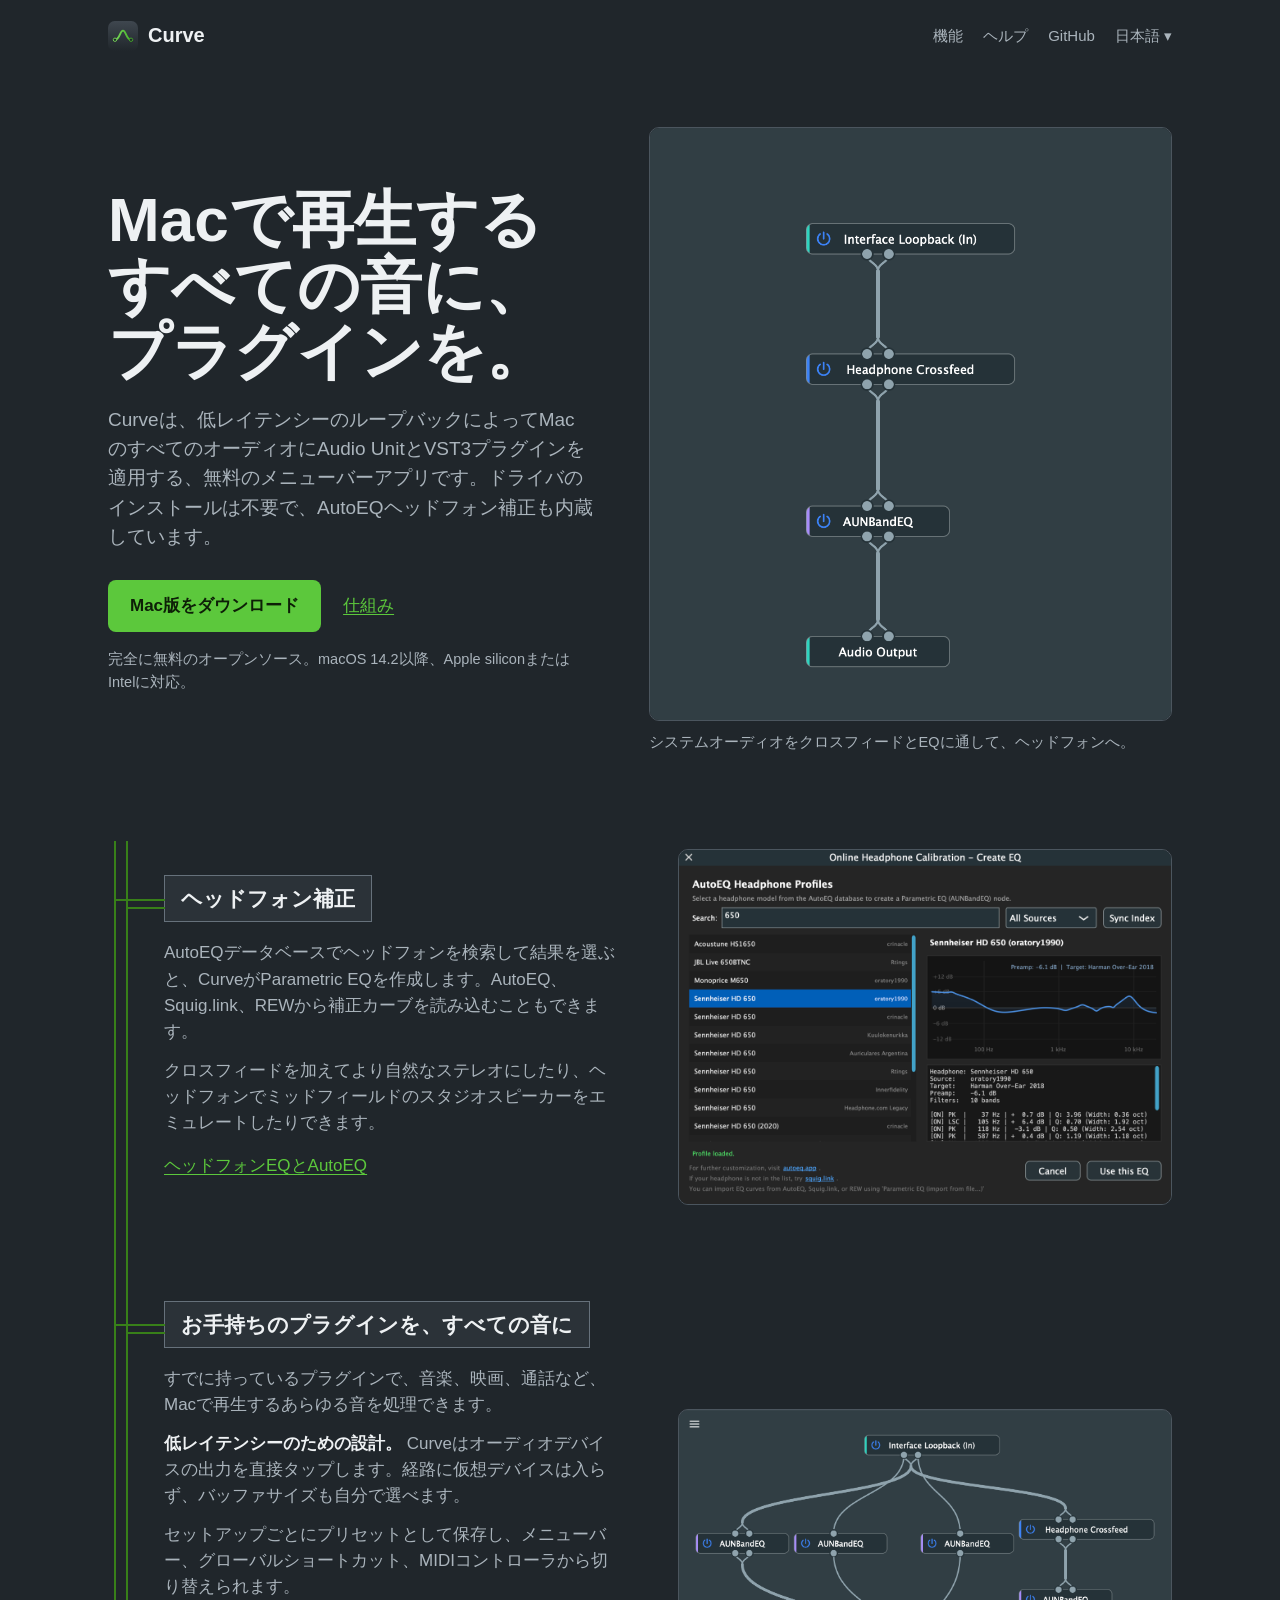
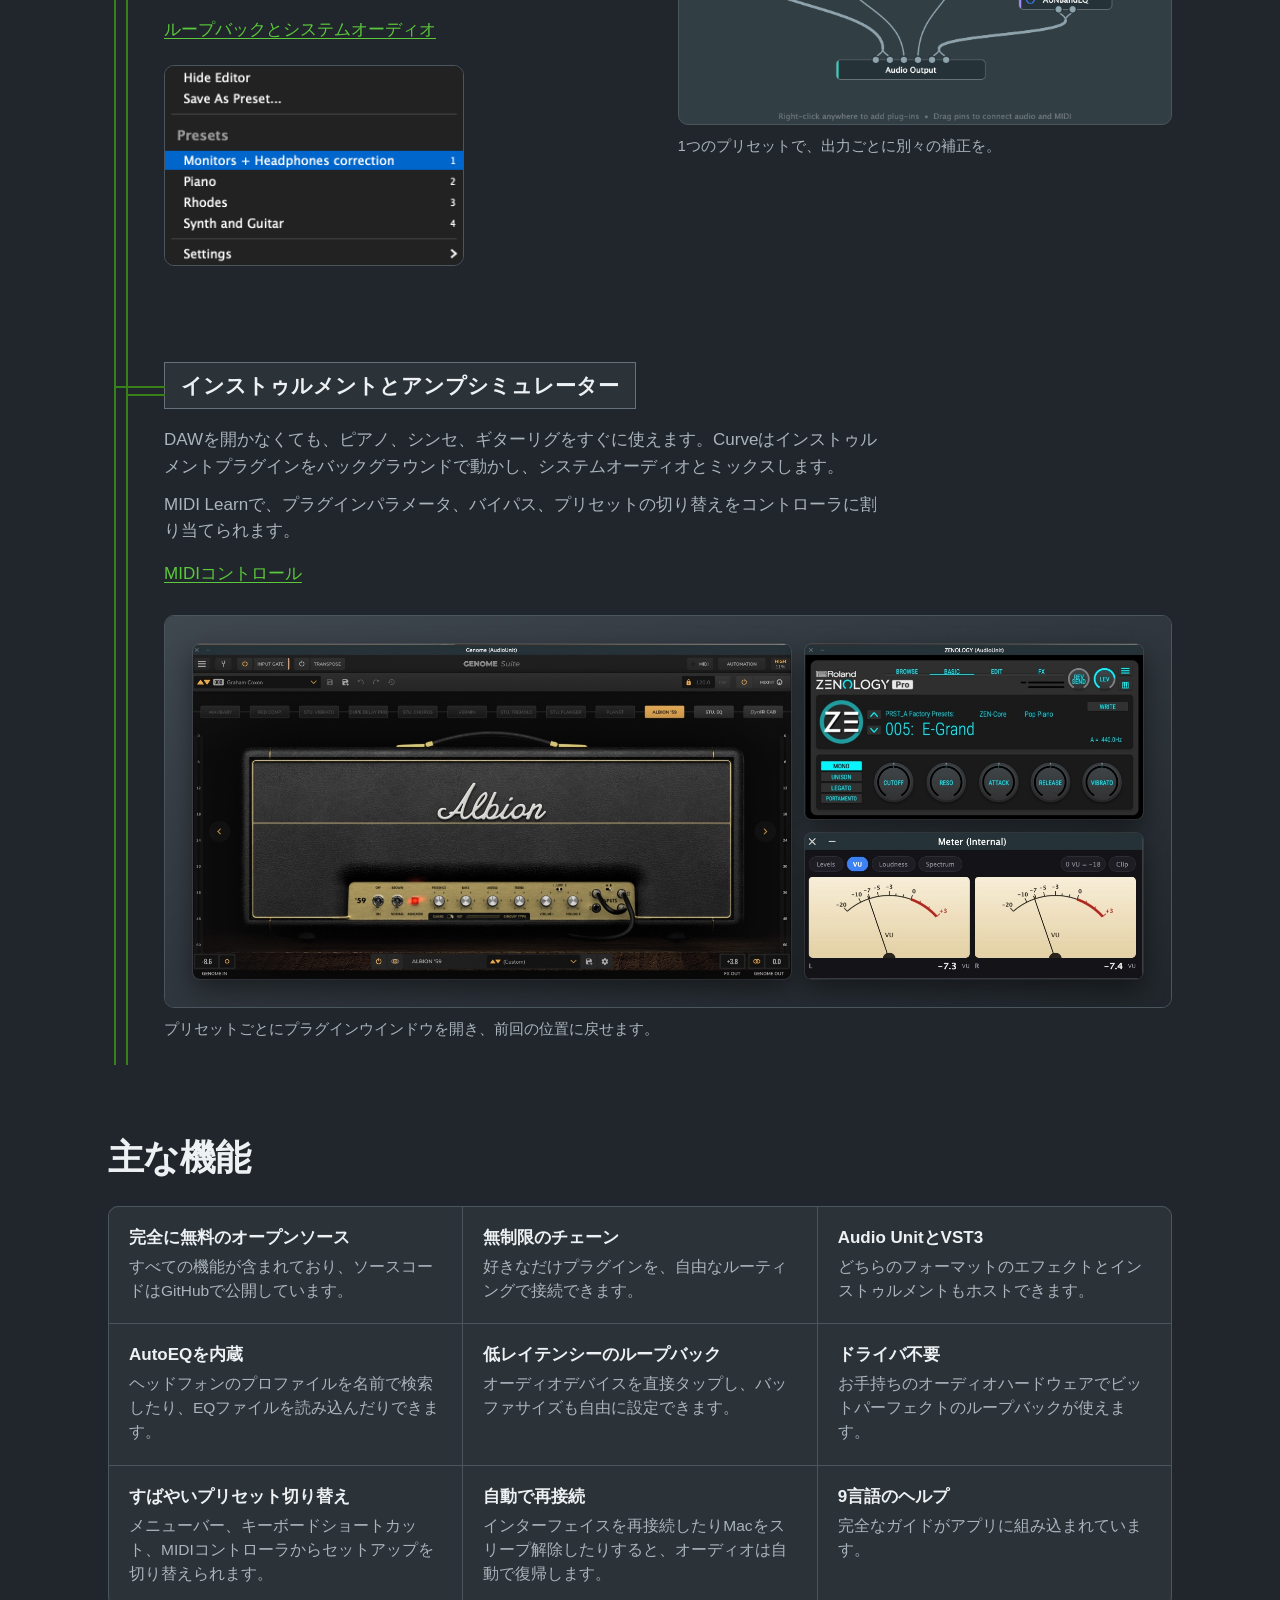
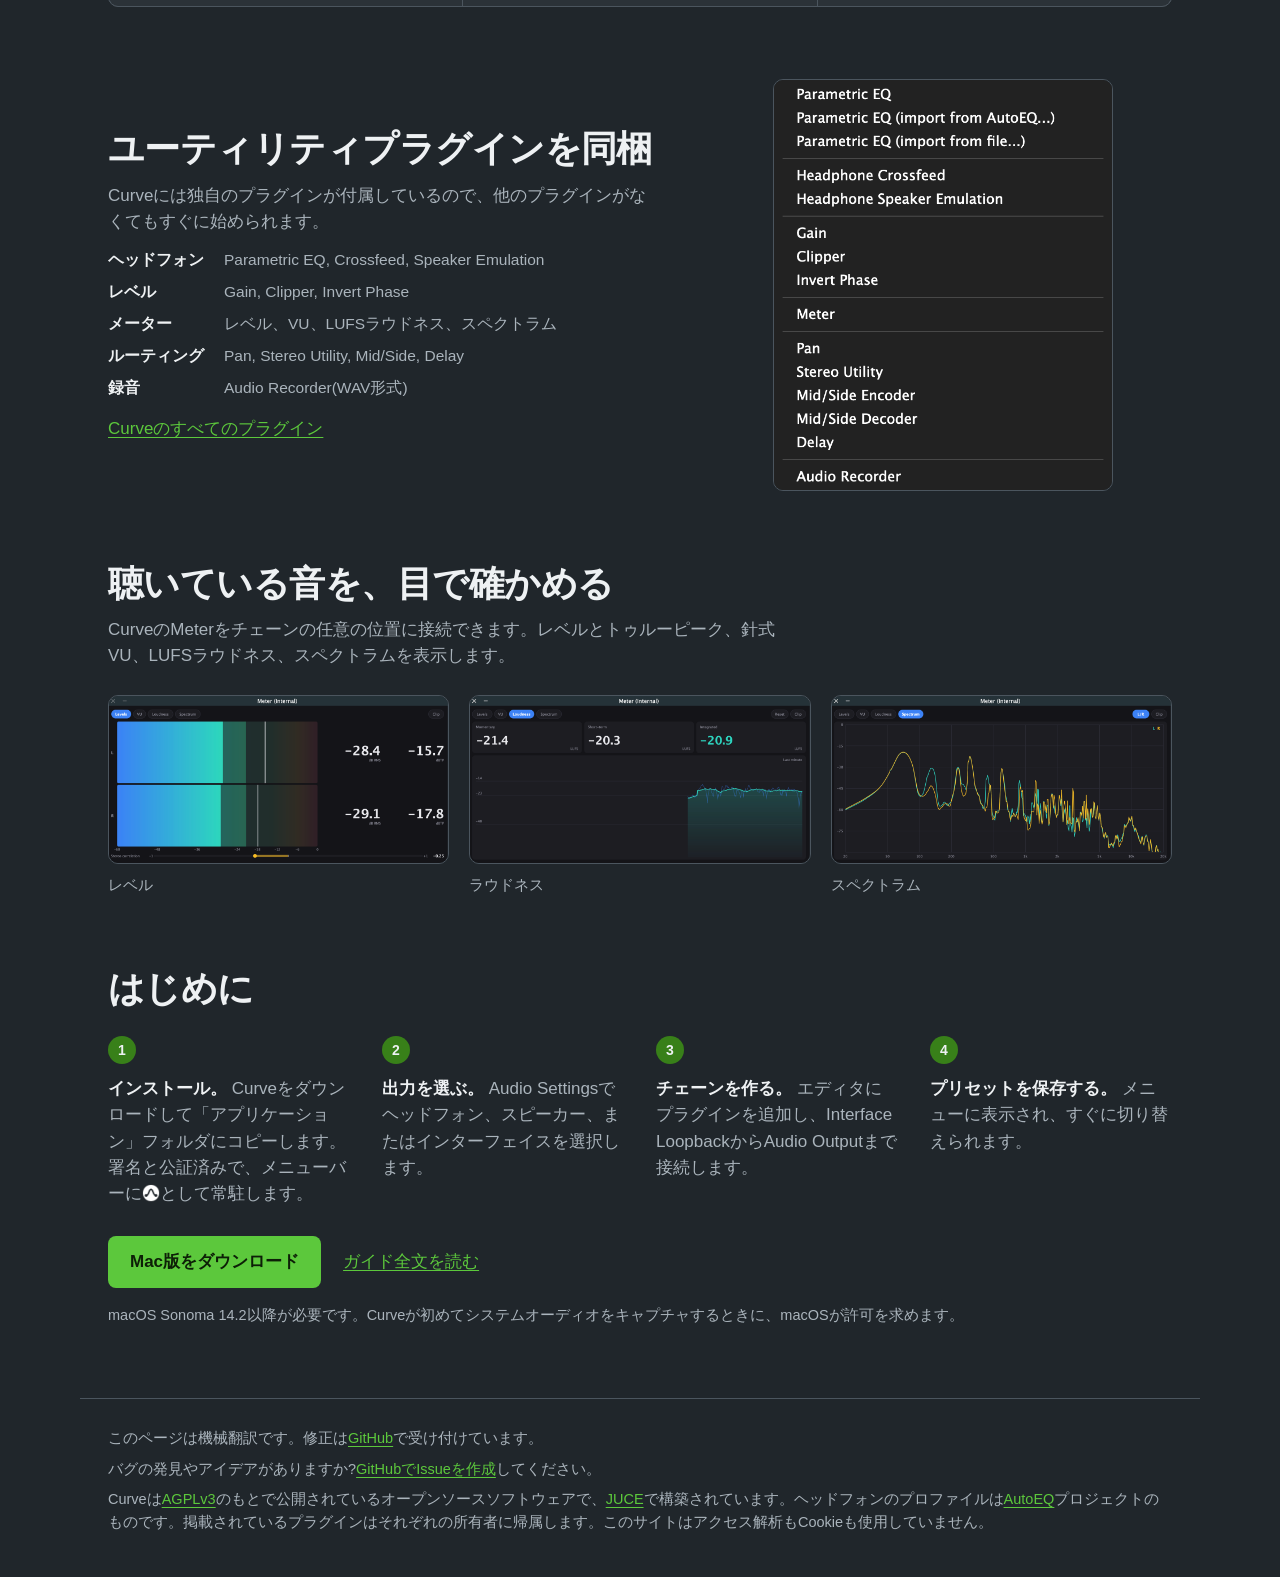
<file: site/ja/index.html>
<!doctype html>
<html lang="ja">
<head>
<meta charset="utf-8">
<meta name="viewport" content="width=device-width, initial-scale=1">
<title>Curve: Mac用の無料システムワイドEQ＆プラグインホスト</title>
<meta name="description" content="Macで再生するすべての音にAudio UnitとVST3プラグインを適用。低レイテンシーのループバックとAutoEQヘッドフォン補正を内蔵しています。無料のオープンソースで、ドライバのインストールは不要です。">
<meta name="color-scheme" content="dark">
<meta name="theme-color" content="#20262b">
<meta name="google-site-verification" content="U_kyzQIQbXGRUtsFIapcFXOg931TqrCYWAGfByrRuhM">
<link rel="canonical" href="https://tomderham.github.io/curve/ja/">
<link rel="alternate" hreflang="en" href="https://tomderham.github.io/curve/">
<link rel="alternate" hreflang="de" href="https://tomderham.github.io/curve/de/">
<link rel="alternate" hreflang="es" href="https://tomderham.github.io/curve/es/">
<link rel="alternate" hreflang="fr" href="https://tomderham.github.io/curve/fr/">
<link rel="alternate" hreflang="hi" href="https://tomderham.github.io/curve/hi/">
<link rel="alternate" hreflang="ja" href="https://tomderham.github.io/curve/ja/">
<link rel="alternate" hreflang="ko" href="https://tomderham.github.io/curve/ko/">
<link rel="alternate" hreflang="pt" href="https://tomderham.github.io/curve/pt/">
<link rel="alternate" hreflang="zh-Hans" href="https://tomderham.github.io/curve/zh-Hans/">
<link rel="alternate" hreflang="x-default" href="https://tomderham.github.io/curve/">
<link rel="icon" href="../favicon.svg" type="image/svg+xml">
<meta property="og:type" content="website">
<meta property="og:title" content="Curve: Macで再生するすべての音にプラグインを">
<meta property="og:description" content="無料、オープンソース、ドライバ不要。AutoEQヘッドフォン補正を内蔵。">
<meta property="og:url" content="https://tomderham.github.io/curve/ja/">
<meta property="og:image" content="https://tomderham.github.io/curve/assets/instruments.jpg">
<link rel="stylesheet" href="../style.css">
</head>
<body>

<header class="top">
  <a class="brand" href="#top">
    <img src="../favicon.svg" width="30" height="30" alt="">
    Curve
  </a>
  <nav aria-label="メイン">
    <a href="#features">機能</a>
    <a href="https://github.com/tomderham/curve/blob/main/localization/ja/guide/README.md">ヘルプ</a>
    <a href="https://github.com/tomderham/curve">GitHub</a>
    <details class="languages" aria-label="言語">
      <summary>日本語</summary>
      <ul>
        <li><a href="../" lang="en" hreflang="en">English</a></li>
        <li><a href="../de/" lang="de" hreflang="de">Deutsch</a></li>
        <li><a href="../es/" lang="es" hreflang="es">Español</a></li>
        <li><a href="../fr/" lang="fr" hreflang="fr">Français</a></li>
        <li><a href="../hi/" lang="hi" hreflang="hi">हिन्दी</a></li>
        <li><a href="../ja/" lang="ja" hreflang="ja">日本語</a></li>
        <li><a href="../ko/" lang="ko" hreflang="ko">한국어</a></li>
        <li><a href="../pt/" lang="pt" hreflang="pt">Português</a></li>
        <li><a href="../zh-Hans/" lang="zh-Hans" hreflang="zh-Hans">简体中文</a></li>
      </ul>
    </details>
  </nav>
</header>

<main id="top">

  <section class="hero">
    <div class="hero-copy">
      <h1>Macで再生するすべての音に、プラグインを。</h1>
      <p class="lede">Curveは、低レイテンシーのループバックによってMacのすべてのオーディオにAudio UnitとVST3プラグインを適用する、無料のメニューバーアプリです。ドライバのインストールは不要で、AutoEQヘッドフォン補正も内蔵しています。</p>
      <p class="actions">
        <a class="button" href="https://github.com/tomderham/curve/releases/latest">Mac版をダウンロード</a>
        <a class="quiet" href="#start">仕組み</a>
      </p>
      <p class="fine">完全に無料のオープンソース。macOS 14.2以降、Apple siliconまたはIntelに対応。</p>
    </div>
    <figure class="hero-shot">
      <img src="../assets/headphone-eq.png" width="960" height="1090" alt="Interface LoopbackからHeadphone CrossfeedとAUNBandEQを経由してAudio Outputに至るチェーンを表示したCurveのエディタ。">
      <figcaption>システムオーディオをクロスフィードとEQに通して、ヘッドフォンへ。</figcaption>
    </figure>
  </section>

  <div class="signal">

    <section class="use" id="headphones">
      <div class="copy">
        <h2 class="node"><span>ヘッドフォン補正</span></h2>
        <p>AutoEQデータベースでヘッドフォンを検索して結果を選ぶと、CurveがParametric EQを作成します。AutoEQ、Squig.link、REWから補正カーブを読み込むこともできます。</p>
        <p>クロスフィードを加えてより自然なステレオにしたり、ヘッドフォンでミッドフィールドのスタジオスピーカーをエミュレートしたりできます。</p>
        <a href="https://github.com/tomderham/curve/blob/main/localization/ja/guide/eq-and-autoeq.md">ヘッドフォンEQとAutoEQ</a>
      </div>
      <figure>
        <img src="../assets/autoeq.png" width="1200" height="861" loading="lazy" alt="Sennheiser HD 650を選択し、補正カーブとフィルタを表示したCurveのAutoEQダイアログ。">
      </figure>
    </section>

    <section class="use" id="plug-ins">
      <div class="copy">
        <h2 class="node"><span>お手持ちのプラグインを、すべての音に</span></h2>
        <p>すでに持っているプラグインで、音楽、映画、通話など、Macで再生するあらゆる音を処理できます。</p>
        <p><strong>低レイテンシーのための設計。</strong> Curveはオーディオデバイスの出力を直接タップします。経路に仮想デバイスは入らず、バッファサイズも自分で選べます。</p>
        <p>セットアップごとにプリセットとして保存し、メニューバー、グローバルショートカット、MIDIコントローラから切り替えられます。</p>
        <a href="https://github.com/tomderham/curve/blob/main/localization/ja/guide/loopback.md">ループバックとシステムオーディオ</a>
        <img class="menu-inline" src="../assets/presets-menu.png" width="626" height="418" loading="lazy" alt="プリセットMonitors + Headphones correction、Piano、Rhodes、Synth and Guitarが番号キーとともに並ぶCurveのメニュー。">
      </div>
      <figure>
        <img src="../assets/multi-output.png" width="1400" height="895" loading="lazy" alt="システムオーディオを複数のEQとHeadphone Crossfeedに通して別々の出力へ送るCurveのプリセット。">
        <figcaption>1つのプリセットで、出力ごとに別々の補正を。</figcaption>
      </figure>
    </section>

    <section class="use wide" id="instruments">
      <div class="copy">
        <h2 class="node"><span>インストゥルメントとアンプシミュレーター</span></h2>
        <p>DAWを開かなくても、ピアノ、シンセ、ギターリグをすぐに使えます。Curveはインストゥルメントプラグインをバックグラウンドで動かし、システムオーディオとミックスします。</p>
        <p>MIDI Learnで、プラグインパラメータ、バイパス、プリセットの切り替えをコントローラに割り当てられます。</p>
        <a href="https://github.com/tomderham/curve/blob/main/localization/ja/guide/midi-control.md">MIDIコントロール</a>
      </div>
      <figure>
        <img src="../assets/instruments.jpg" width="2000" height="778" loading="lazy" alt="アンプシミュレーターGenomeとシンセZENOLOGYのプラグインウインドウ、およびCurveのVUメーター。">
        <figcaption>プリセットごとにプラグインウインドウを開き、前回の位置に戻せます。</figcaption>
      </figure>
    </section>

  </div>

  <section class="features" id="features">
    <h2>主な機能</h2>
    <ul>
      <li><h3>完全に無料のオープンソース</h3><p>すべての機能が含まれており、ソースコードはGitHubで公開しています。</p></li>
      <li><h3>無制限のチェーン</h3><p>好きなだけプラグインを、自由なルーティングで接続できます。</p></li>
      <li><h3>Audio UnitとVST3</h3><p>どちらのフォーマットのエフェクトとインストゥルメントもホストできます。</p></li>
      <li><h3>AutoEQを内蔵</h3><p>ヘッドフォンのプロファイルを名前で検索したり、EQファイルを読み込んだりできます。</p></li>
      <li><h3>低レイテンシーのループバック</h3><p>オーディオデバイスを直接タップし、バッファサイズも自由に設定できます。</p></li>
      <li><h3>ドライバ不要</h3><p>お手持ちのオーディオハードウェアでビットパーフェクトのループバックが使えます。</p></li>
      <li><h3>すばやいプリセット切り替え</h3><p>メニューバー、キーボードショートカット、MIDIコントローラからセットアップを切り替えられます。</p></li>
      <li><h3>自動で再接続</h3><p>インターフェイスを再接続したりMacをスリープ解除したりすると、オーディオは自動で復帰します。</p></li>
      <li><h3>9言語のヘルプ</h3><p>完全なガイドがアプリに組み込まれています。</p></li>
    </ul>
  </section>

  <section class="builtin">
    <div class="copy">
      <h2>ユーティリティプラグインを同梱</h2>
      <p>Curveには独自のプラグインが付属しているので、他のプラグインがなくてもすぐに始められます。</p>
      <dl>
        <dt>ヘッドフォン</dt><dd>Parametric EQ, Crossfeed, Speaker Emulation</dd>
        <dt>レベル</dt><dd>Gain, Clipper, Invert Phase</dd>
        <dt>メーター</dt><dd>レベル、VU、LUFSラウドネス、スペクトラム</dd>
        <dt>ルーティング</dt><dd>Pan, Stereo Utility, Mid/Side, Delay</dd>
        <dt>録音</dt><dd>Audio Recorder(WAV形式)</dd>
      </dl>
      <a href="https://github.com/tomderham/curve/blob/main/localization/ja/guide/curve-plugins.md">Curveのすべてのプラグイン</a>
    </div>
    <figure>
      <img src="../assets/curve-plugins.png" width="632" height="768" loading="lazy" alt="Parametric EQ、Headphone Crossfeed、Headphone Speaker Emulation、Gain、Clipper、Invert Phase、Meter、Pan、Stereo Utility、Mid/Side EncoderとDecoder、Delay、Audio Recorderが並ぶCurveのプラグインメニュー。">
    </figure>
  </section>

  <section class="meters">
    <h2>聴いている音を、目で確かめる</h2>
    <p>CurveのMeterをチェーンの任意の位置に接続できます。レベルとトゥルーピーク、針式VU、LUFSラウドネス、スペクトラムを表示します。</p>
    <div class="meter-row">
      <figure><img src="../assets/meter-levels.png" width="1200" height="589" loading="lazy" alt="RMS、トゥルーピーク、ステレオ相関を表示するLevelsビュー。"><figcaption>レベル</figcaption></figure>
      <figure><img src="../assets/meter-loudness.png" width="1200" height="589" loading="lazy" alt="モーメンタリー、ショートターム、インテグレーテッドのLUFSと直近1分間の履歴を表示するLoudnessビュー。"><figcaption>ラウドネス</figcaption></figure>
      <figure><img src="../assets/meter-spectrum.png" width="1200" height="589" loading="lazy" alt="左右のチャンネルを重ねて表示するSpectrumビュー。"><figcaption>スペクトラム</figcaption></figure>
    </div>
  </section>

  <section class="start" id="start">
    <h2>はじめに</h2>
    <ol>
      <li><strong>インストール。</strong> Curveをダウンロードして「アプリケーション」フォルダにコピーします。署名と公証済みで、メニューバーに<img class="bar-icon" src="../assets/menu-bar-icon.png" width="20" height="20" alt="Curveのメニューバーアイコン">として常駐します。</li>
      <li><strong>出力を選ぶ。</strong> Audio Settingsでヘッドフォン、スピーカー、またはインターフェイスを選択します。</li>
      <li><strong>チェーンを作る。</strong> エディタにプラグインを追加し、Interface LoopbackからAudio Outputまで接続します。</li>
      <li><strong>プリセットを保存する。</strong> メニューに表示され、すぐに切り替えられます。</li>
    </ol>
    <p class="actions">
      <a class="button" href="https://github.com/tomderham/curve/releases/latest">Mac版をダウンロード</a>
      <a class="quiet" href="https://github.com/tomderham/curve/blob/main/localization/ja/guide/getting-started.md">ガイド全文を読む</a>
    </p>
    <p class="fine">macOS Sonoma 14.2以降が必要です。Curveが初めてシステムオーディオをキャプチャするときに、macOSが許可を求めます。</p>
  </section>

</main>

<footer>
  <p>このページは機械翻訳です。修正は<a href="https://github.com/tomderham/curve/issues">GitHub</a>で受け付けています。</p>
  <p>バグの発見やアイデアがありますか?<a href="https://github.com/tomderham/curve/issues">GitHubでIssueを作成</a>してください。</p>
  <p>Curveは<a href="https://github.com/tomderham/curve/blob/main/LICENSE">AGPLv3</a>のもとで公開されているオープンソースソフトウェアで、<a href="https://juce.com">JUCE</a>で構築されています。ヘッドフォンのプロファイルは<a href="https://autoeq.app">AutoEQ</a>プロジェクトのものです。掲載されているプラグインはそれぞれの所有者に帰属します。このサイトはアクセス解析もCookieも使用していません。</p>
</footer>

</body>
</html>
</file>
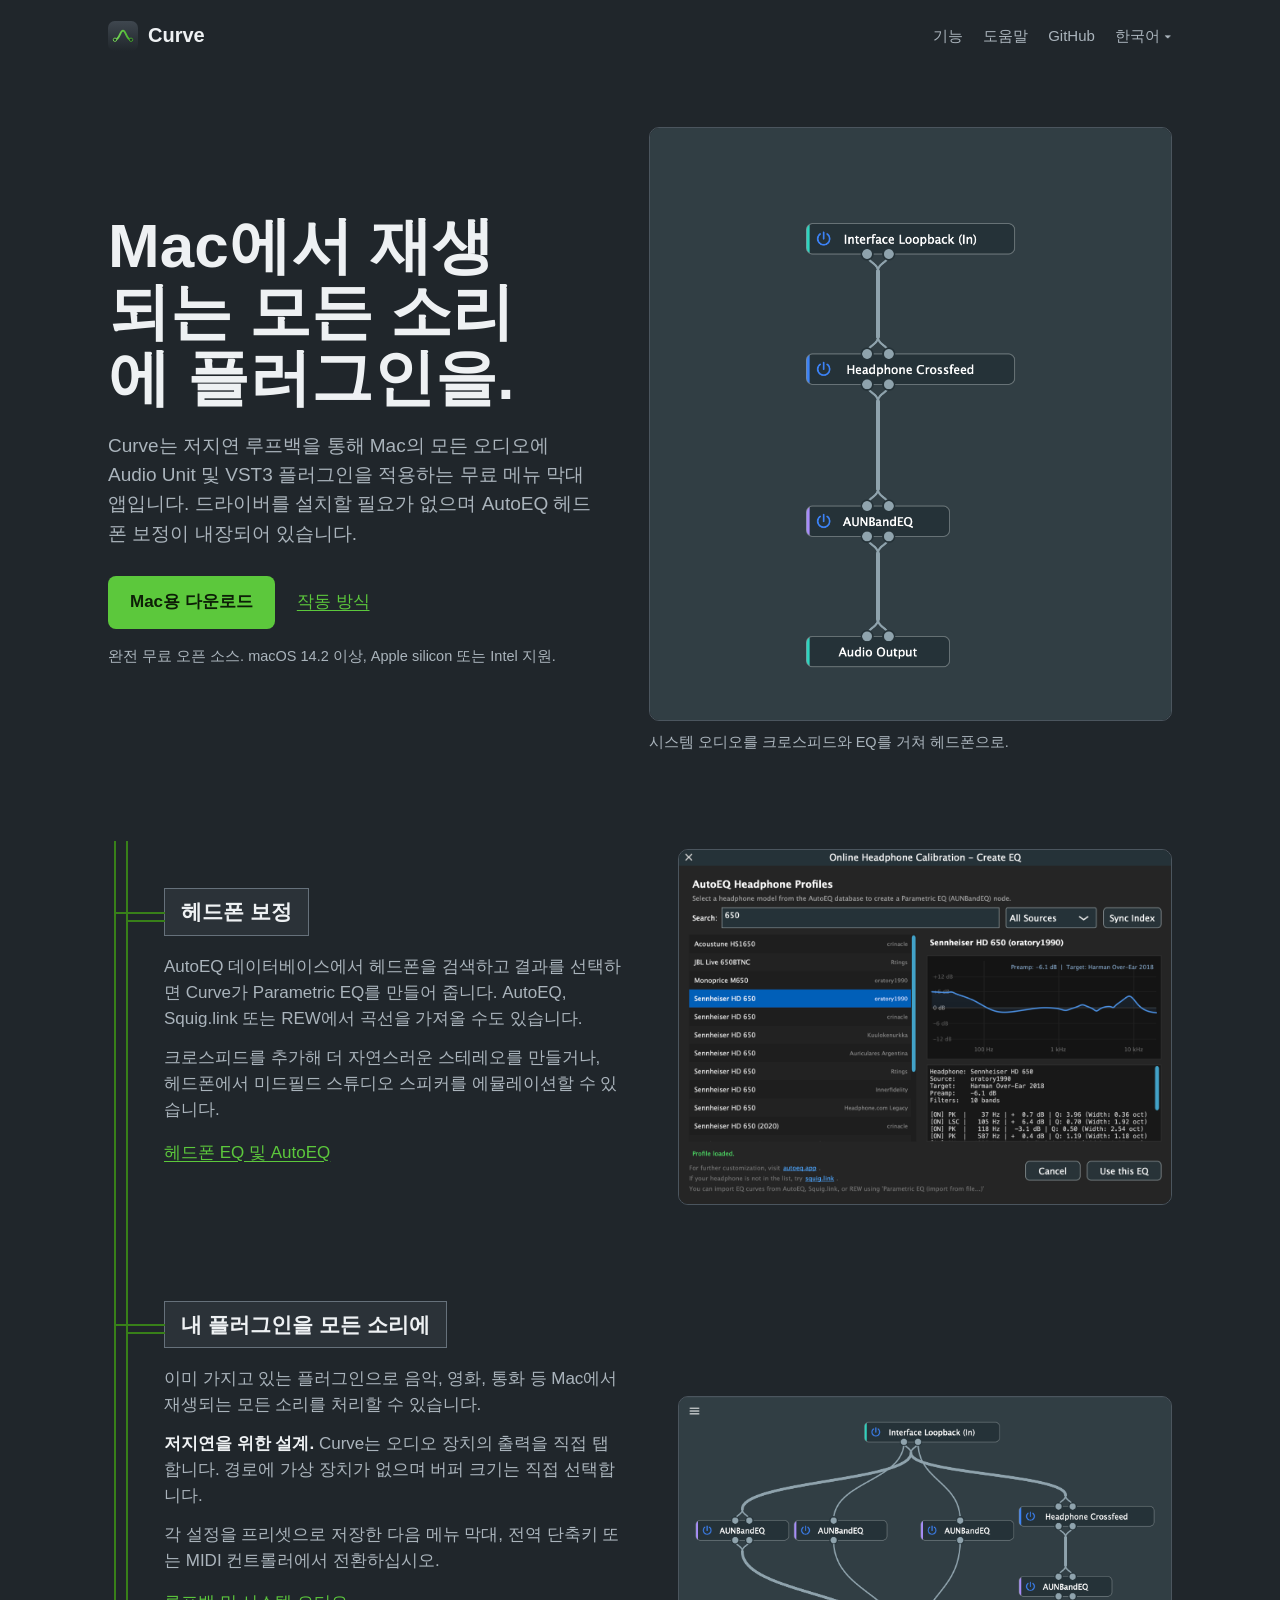
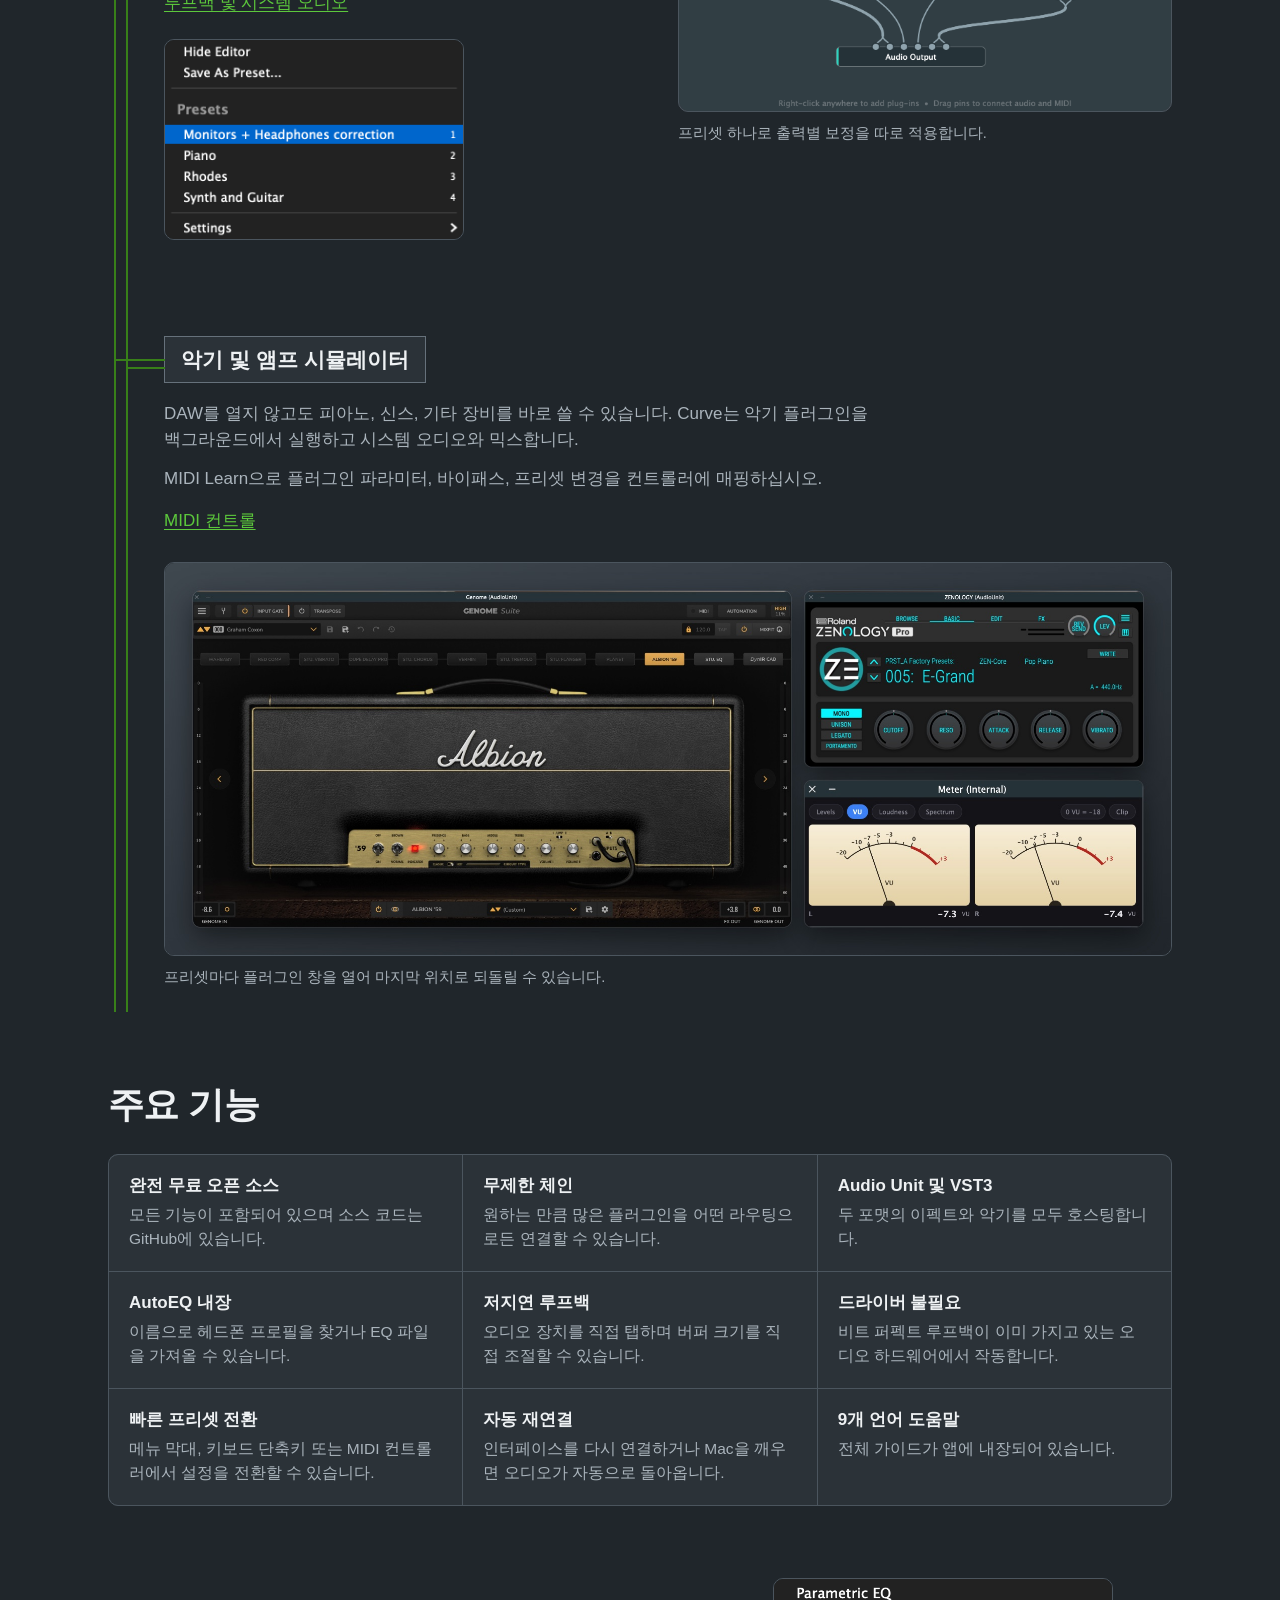
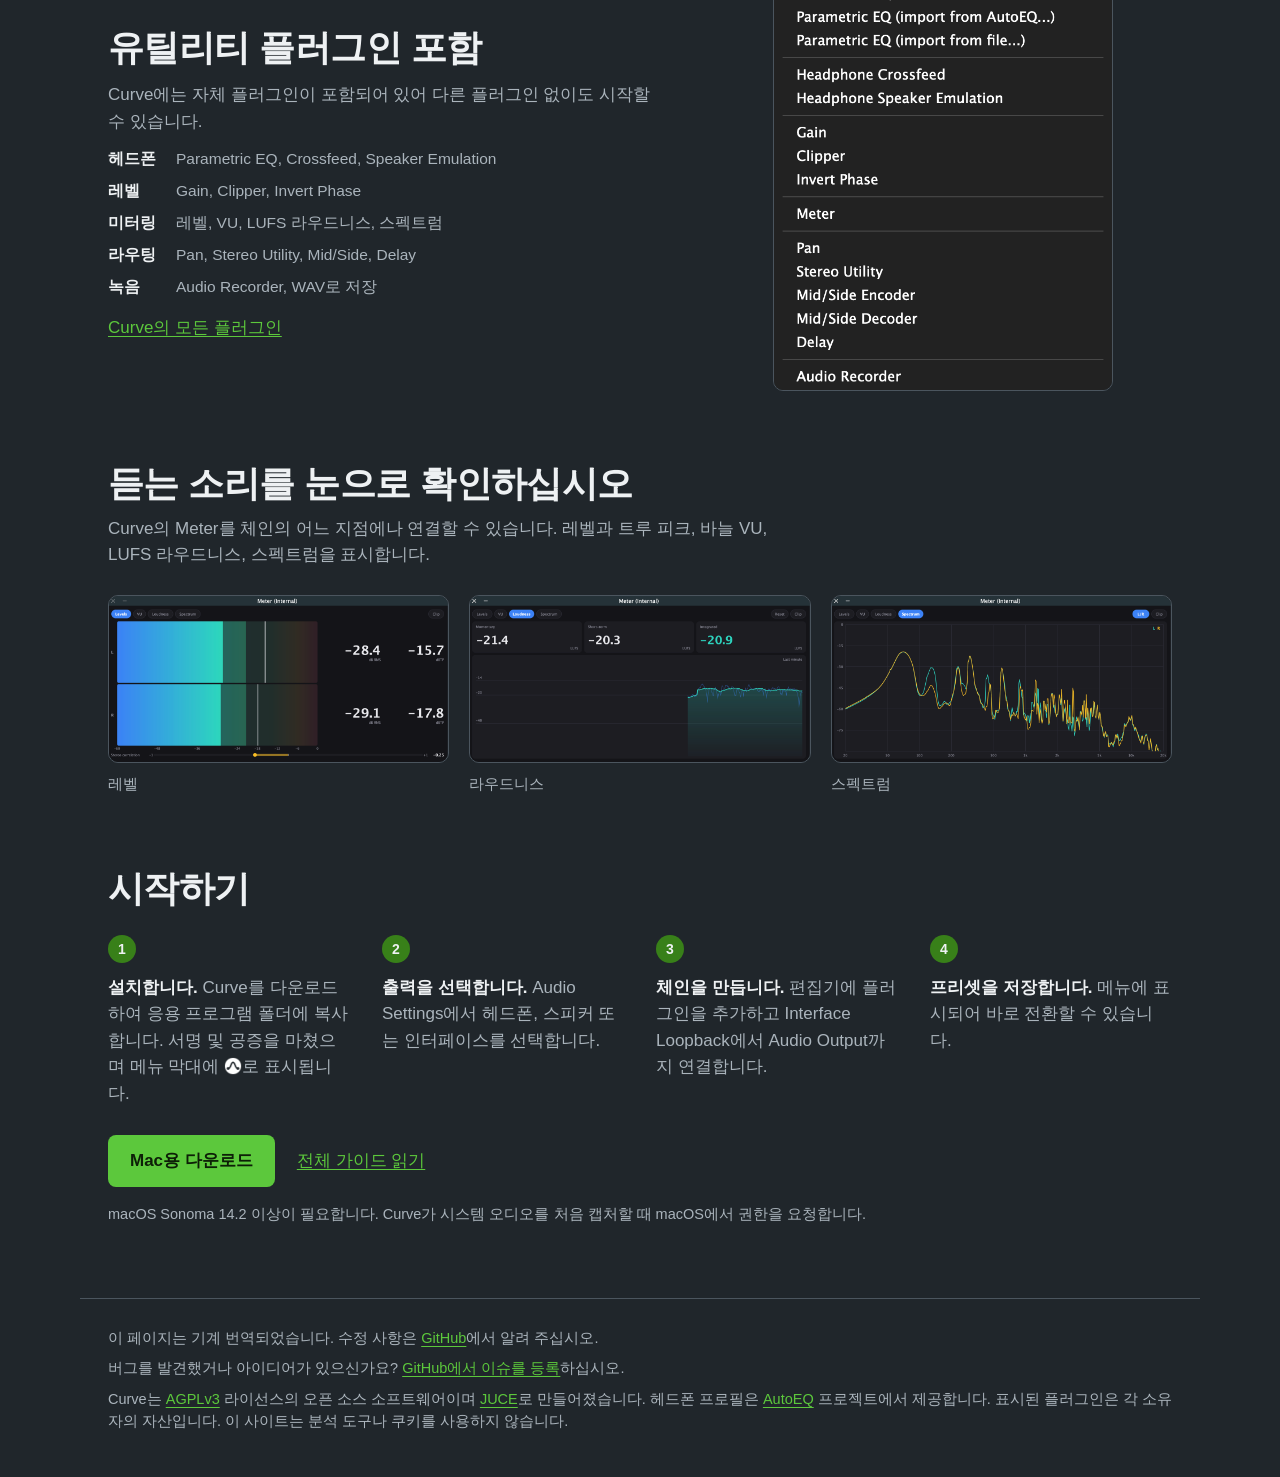
<file: site/ko/index.html>
<!doctype html>
<html lang="ko">
<head>
<meta charset="utf-8">
<meta name="viewport" content="width=device-width, initial-scale=1">
<title>Curve: Mac용 무료 시스템 전체 EQ 및 플러그인 호스트</title>
<meta name="description" content="Mac에서 재생되는 모든 소리에 Audio Unit 및 VST3 플러그인을 적용하십시오. 저지연 루프백과 AutoEQ 헤드폰 보정이 내장되어 있습니다. 무료 오픈 소스이며 드라이버를 설치할 필요가 없습니다.">
<meta name="color-scheme" content="dark">
<meta name="theme-color" content="#20262b">
<meta name="google-site-verification" content="U_kyzQIQbXGRUtsFIapcFXOg931TqrCYWAGfByrRuhM">
<link rel="canonical" href="https://tomderham.github.io/curve/ko/">
<link rel="alternate" hreflang="en" href="https://tomderham.github.io/curve/">
<link rel="alternate" hreflang="de" href="https://tomderham.github.io/curve/de/">
<link rel="alternate" hreflang="es" href="https://tomderham.github.io/curve/es/">
<link rel="alternate" hreflang="fr" href="https://tomderham.github.io/curve/fr/">
<link rel="alternate" hreflang="hi" href="https://tomderham.github.io/curve/hi/">
<link rel="alternate" hreflang="ja" href="https://tomderham.github.io/curve/ja/">
<link rel="alternate" hreflang="ko" href="https://tomderham.github.io/curve/ko/">
<link rel="alternate" hreflang="pt" href="https://tomderham.github.io/curve/pt/">
<link rel="alternate" hreflang="zh-Hans" href="https://tomderham.github.io/curve/zh-Hans/">
<link rel="alternate" hreflang="x-default" href="https://tomderham.github.io/curve/">
<link rel="icon" href="../favicon.svg" type="image/svg+xml">
<meta property="og:type" content="website">
<meta property="og:title" content="Curve: Mac에서 재생되는 모든 소리에 플러그인을">
<meta property="og:description" content="무료, 오픈 소스, 드라이버 불필요. AutoEQ 헤드폰 보정 내장.">
<meta property="og:url" content="https://tomderham.github.io/curve/ko/">
<meta property="og:image" content="https://tomderham.github.io/curve/assets/instruments.jpg">
<link rel="stylesheet" href="../style.css">
</head>
<body>

<header class="top">
  <a class="brand" href="#top">
    <img src="../favicon.svg" width="30" height="30" alt="">
    Curve
  </a>
  <nav aria-label="기본">
    <a href="#features">기능</a>
    <a href="https://github.com/tomderham/curve/blob/main/localization/ko/guide/README.md">도움말</a>
    <a href="https://github.com/tomderham/curve">GitHub</a>
    <details class="languages" aria-label="언어">
      <summary>한국어</summary>
      <ul>
        <li><a href="../" lang="en" hreflang="en">English</a></li>
        <li><a href="../de/" lang="de" hreflang="de">Deutsch</a></li>
        <li><a href="../es/" lang="es" hreflang="es">Español</a></li>
        <li><a href="../fr/" lang="fr" hreflang="fr">Français</a></li>
        <li><a href="../hi/" lang="hi" hreflang="hi">हिन्दी</a></li>
        <li><a href="../ja/" lang="ja" hreflang="ja">日本語</a></li>
        <li><a href="../ko/" lang="ko" hreflang="ko">한국어</a></li>
        <li><a href="../pt/" lang="pt" hreflang="pt">Português</a></li>
        <li><a href="../zh-Hans/" lang="zh-Hans" hreflang="zh-Hans">简体中文</a></li>
      </ul>
    </details>
  </nav>
</header>

<main id="top">

  <section class="hero">
    <div class="hero-copy">
      <h1>Mac에서 재생되는 모든 소리에 플러그인을.</h1>
      <p class="lede">Curve는 저지연 루프백을 통해 Mac의 모든 오디오에 Audio Unit 및 VST3 플러그인을 적용하는 무료 메뉴 막대 앱입니다. 드라이버를 설치할 필요가 없으며 AutoEQ 헤드폰 보정이 내장되어 있습니다.</p>
      <p class="actions">
        <a class="button" href="https://github.com/tomderham/curve/releases/latest">Mac용 다운로드</a>
        <a class="quiet" href="#start">작동 방식</a>
      </p>
      <p class="fine">완전 무료 오픈 소스. macOS 14.2 이상, Apple silicon 또는 Intel 지원.</p>
    </div>
    <figure class="hero-shot">
      <img src="../assets/headphone-eq.png" width="960" height="1090" alt="Interface Loopback에서 Headphone Crossfeed와 AUNBandEQ를 거쳐 Audio Output으로 이어지는 체인을 보여 주는 Curve 편집기.">
      <figcaption>시스템 오디오를 크로스피드와 EQ를 거쳐 헤드폰으로.</figcaption>
    </figure>
  </section>

  <div class="signal">

    <section class="use" id="headphones">
      <div class="copy">
        <h2 class="node"><span>헤드폰 보정</span></h2>
        <p>AutoEQ 데이터베이스에서 헤드폰을 검색하고 결과를 선택하면 Curve가 Parametric EQ를 만들어 줍니다. AutoEQ, Squig.link 또는 REW에서 곡선을 가져올 수도 있습니다.</p>
        <p>크로스피드를 추가해 더 자연스러운 스테레오를 만들거나, 헤드폰에서 미드필드 스튜디오 스피커를 에뮬레이션할 수 있습니다.</p>
        <a href="https://github.com/tomderham/curve/blob/main/localization/ko/guide/eq-and-autoeq.md">헤드폰 EQ 및 AutoEQ</a>
      </div>
      <figure>
        <img src="../assets/autoeq.png" width="1200" height="861" loading="lazy" alt="Sennheiser HD 650을 선택해 보정 곡선과 필터를 표시한 Curve의 AutoEQ 대화상자.">
      </figure>
    </section>

    <section class="use" id="plug-ins">
      <div class="copy">
        <h2 class="node"><span>내 플러그인을 모든 소리에</span></h2>
        <p>이미 가지고 있는 플러그인으로 음악, 영화, 통화 등 Mac에서 재생되는 모든 소리를 처리할 수 있습니다.</p>
        <p><strong>저지연을 위한 설계.</strong> Curve는 오디오 장치의 출력을 직접 탭합니다. 경로에 가상 장치가 없으며 버퍼 크기는 직접 선택합니다.</p>
        <p>각 설정을 프리셋으로 저장한 다음 메뉴 막대, 전역 단축키 또는 MIDI 컨트롤러에서 전환하십시오.</p>
        <a href="https://github.com/tomderham/curve/blob/main/localization/ko/guide/loopback.md">루프백 및 시스템 오디오</a>
        <img class="menu-inline" src="../assets/presets-menu.png" width="626" height="418" loading="lazy" alt="프리셋 Monitors + Headphones correction, Piano, Rhodes, Synth and Guitar가 숫자 키와 함께 표시된 Curve 메뉴.">
      </div>
      <figure>
        <img src="../assets/multi-output.png" width="1400" height="895" loading="lazy" alt="시스템 오디오를 여러 EQ와 Headphone Crossfeed를 거쳐 별도의 출력으로 보내는 Curve 프리셋.">
        <figcaption>프리셋 하나로 출력별 보정을 따로 적용합니다.</figcaption>
      </figure>
    </section>

    <section class="use wide" id="instruments">
      <div class="copy">
        <h2 class="node"><span>악기 및 앰프 시뮬레이터</span></h2>
        <p>DAW를 열지 않고도 피아노, 신스, 기타 장비를 바로 쓸 수 있습니다. Curve는 악기 플러그인을 백그라운드에서 실행하고 시스템 오디오와 믹스합니다.</p>
        <p>MIDI Learn으로 플러그인 파라미터, 바이패스, 프리셋 변경을 컨트롤러에 매핑하십시오.</p>
        <a href="https://github.com/tomderham/curve/blob/main/localization/ko/guide/midi-control.md">MIDI 컨트롤</a>
      </div>
      <figure>
        <img src="../assets/instruments.jpg" width="2000" height="778" loading="lazy" alt="앰프 시뮬레이터 Genome과 신스 ZENOLOGY의 플러그인 창, 그리고 Curve의 VU 미터.">
        <figcaption>프리셋마다 플러그인 창을 열어 마지막 위치로 되돌릴 수 있습니다.</figcaption>
      </figure>
    </section>

  </div>

  <section class="features" id="features">
    <h2>주요 기능</h2>
    <ul>
      <li><h3>완전 무료 오픈 소스</h3><p>모든 기능이 포함되어 있으며 소스 코드는 GitHub에 있습니다.</p></li>
      <li><h3>무제한 체인</h3><p>원하는 만큼 많은 플러그인을 어떤 라우팅으로든 연결할 수 있습니다.</p></li>
      <li><h3>Audio Unit 및 VST3</h3><p>두 포맷의 이펙트와 악기를 모두 호스팅합니다.</p></li>
      <li><h3>AutoEQ 내장</h3><p>이름으로 헤드폰 프로필을 찾거나 EQ 파일을 가져올 수 있습니다.</p></li>
      <li><h3>저지연 루프백</h3><p>오디오 장치를 직접 탭하며 버퍼 크기를 직접 조절할 수 있습니다.</p></li>
      <li><h3>드라이버 불필요</h3><p>비트 퍼펙트 루프백이 이미 가지고 있는 오디오 하드웨어에서 작동합니다.</p></li>
      <li><h3>빠른 프리셋 전환</h3><p>메뉴 막대, 키보드 단축키 또는 MIDI 컨트롤러에서 설정을 전환할 수 있습니다.</p></li>
      <li><h3>자동 재연결</h3><p>인터페이스를 다시 연결하거나 Mac을 깨우면 오디오가 자동으로 돌아옵니다.</p></li>
      <li><h3>9개 언어 도움말</h3><p>전체 가이드가 앱에 내장되어 있습니다.</p></li>
    </ul>
  </section>

  <section class="builtin">
    <div class="copy">
      <h2>유틸리티 플러그인 포함</h2>
      <p>Curve에는 자체 플러그인이 포함되어 있어 다른 플러그인 없이도 시작할 수 있습니다.</p>
      <dl>
        <dt>헤드폰</dt><dd>Parametric EQ, Crossfeed, Speaker Emulation</dd>
        <dt>레벨</dt><dd>Gain, Clipper, Invert Phase</dd>
        <dt>미터링</dt><dd>레벨, VU, LUFS 라우드니스, 스펙트럼</dd>
        <dt>라우팅</dt><dd>Pan, Stereo Utility, Mid/Side, Delay</dd>
        <dt>녹음</dt><dd>Audio Recorder, WAV로 저장</dd>
      </dl>
      <a href="https://github.com/tomderham/curve/blob/main/localization/ko/guide/curve-plugins.md">Curve의 모든 플러그인</a>
    </div>
    <figure>
      <img src="../assets/curve-plugins.png" width="632" height="768" loading="lazy" alt="Parametric EQ, Headphone Crossfeed, Headphone Speaker Emulation, Gain, Clipper, Invert Phase, Meter, Pan, Stereo Utility, Mid/Side Encoder 및 Decoder, Delay, Audio Recorder가 표시된 Curve의 플러그인 메뉴.">
    </figure>
  </section>

  <section class="meters">
    <h2>듣는 소리를 눈으로 확인하십시오</h2>
    <p>Curve의 Meter를 체인의 어느 지점에나 연결할 수 있습니다. 레벨과 트루 피크, 바늘 VU, LUFS 라우드니스, 스펙트럼을 표시합니다.</p>
    <div class="meter-row">
      <figure><img src="../assets/meter-levels.png" width="1200" height="589" loading="lazy" alt="RMS, 트루 피크, 스테레오 상관도를 표시하는 Levels 보기."><figcaption>레벨</figcaption></figure>
      <figure><img src="../assets/meter-loudness.png" width="1200" height="589" loading="lazy" alt="순간, 단기, 통합 LUFS와 최근 1분 기록을 표시하는 Loudness 보기."><figcaption>라우드니스</figcaption></figure>
      <figure><img src="../assets/meter-spectrum.png" width="1200" height="589" loading="lazy" alt="왼쪽과 오른쪽 채널을 겹쳐 표시하는 Spectrum 보기."><figcaption>스펙트럼</figcaption></figure>
    </div>
  </section>

  <section class="start" id="start">
    <h2>시작하기</h2>
    <ol>
      <li><strong>설치합니다.</strong> Curve를 다운로드하여 응용 프로그램 폴더에 복사합니다. 서명 및 공증을 마쳤으며 메뉴 막대에 <img class="bar-icon" src="../assets/menu-bar-icon.png" width="20" height="20" alt="Curve 메뉴 막대 아이콘">로 표시됩니다.</li>
      <li><strong>출력을 선택합니다.</strong> Audio Settings에서 헤드폰, 스피커 또는 인터페이스를 선택합니다.</li>
      <li><strong>체인을 만듭니다.</strong> 편집기에 플러그인을 추가하고 Interface Loopback에서 Audio Output까지 연결합니다.</li>
      <li><strong>프리셋을 저장합니다.</strong> 메뉴에 표시되어 바로 전환할 수 있습니다.</li>
    </ol>
    <p class="actions">
      <a class="button" href="https://github.com/tomderham/curve/releases/latest">Mac용 다운로드</a>
      <a class="quiet" href="https://github.com/tomderham/curve/blob/main/localization/ko/guide/getting-started.md">전체 가이드 읽기</a>
    </p>
    <p class="fine">macOS Sonoma 14.2 이상이 필요합니다. Curve가 시스템 오디오를 처음 캡처할 때 macOS에서 권한을 요청합니다.</p>
  </section>

</main>

<footer>
  <p>이 페이지는 기계 번역되었습니다. 수정 사항은 <a href="https://github.com/tomderham/curve/issues">GitHub</a>에서 알려 주십시오.</p>
  <p>버그를 발견했거나 아이디어가 있으신가요? <a href="https://github.com/tomderham/curve/issues">GitHub에서 이슈를 등록</a>하십시오.</p>
  <p>Curve는 <a href="https://github.com/tomderham/curve/blob/main/LICENSE">AGPLv3</a> 라이선스의 오픈 소스 소프트웨어이며 <a href="https://juce.com">JUCE</a>로 만들어졌습니다. 헤드폰 프로필은 <a href="https://autoeq.app">AutoEQ</a> 프로젝트에서 제공합니다. 표시된 플러그인은 각 소유자의 자산입니다. 이 사이트는 분석 도구나 쿠키를 사용하지 않습니다.</p>
</footer>

</body>
</html>
</file>
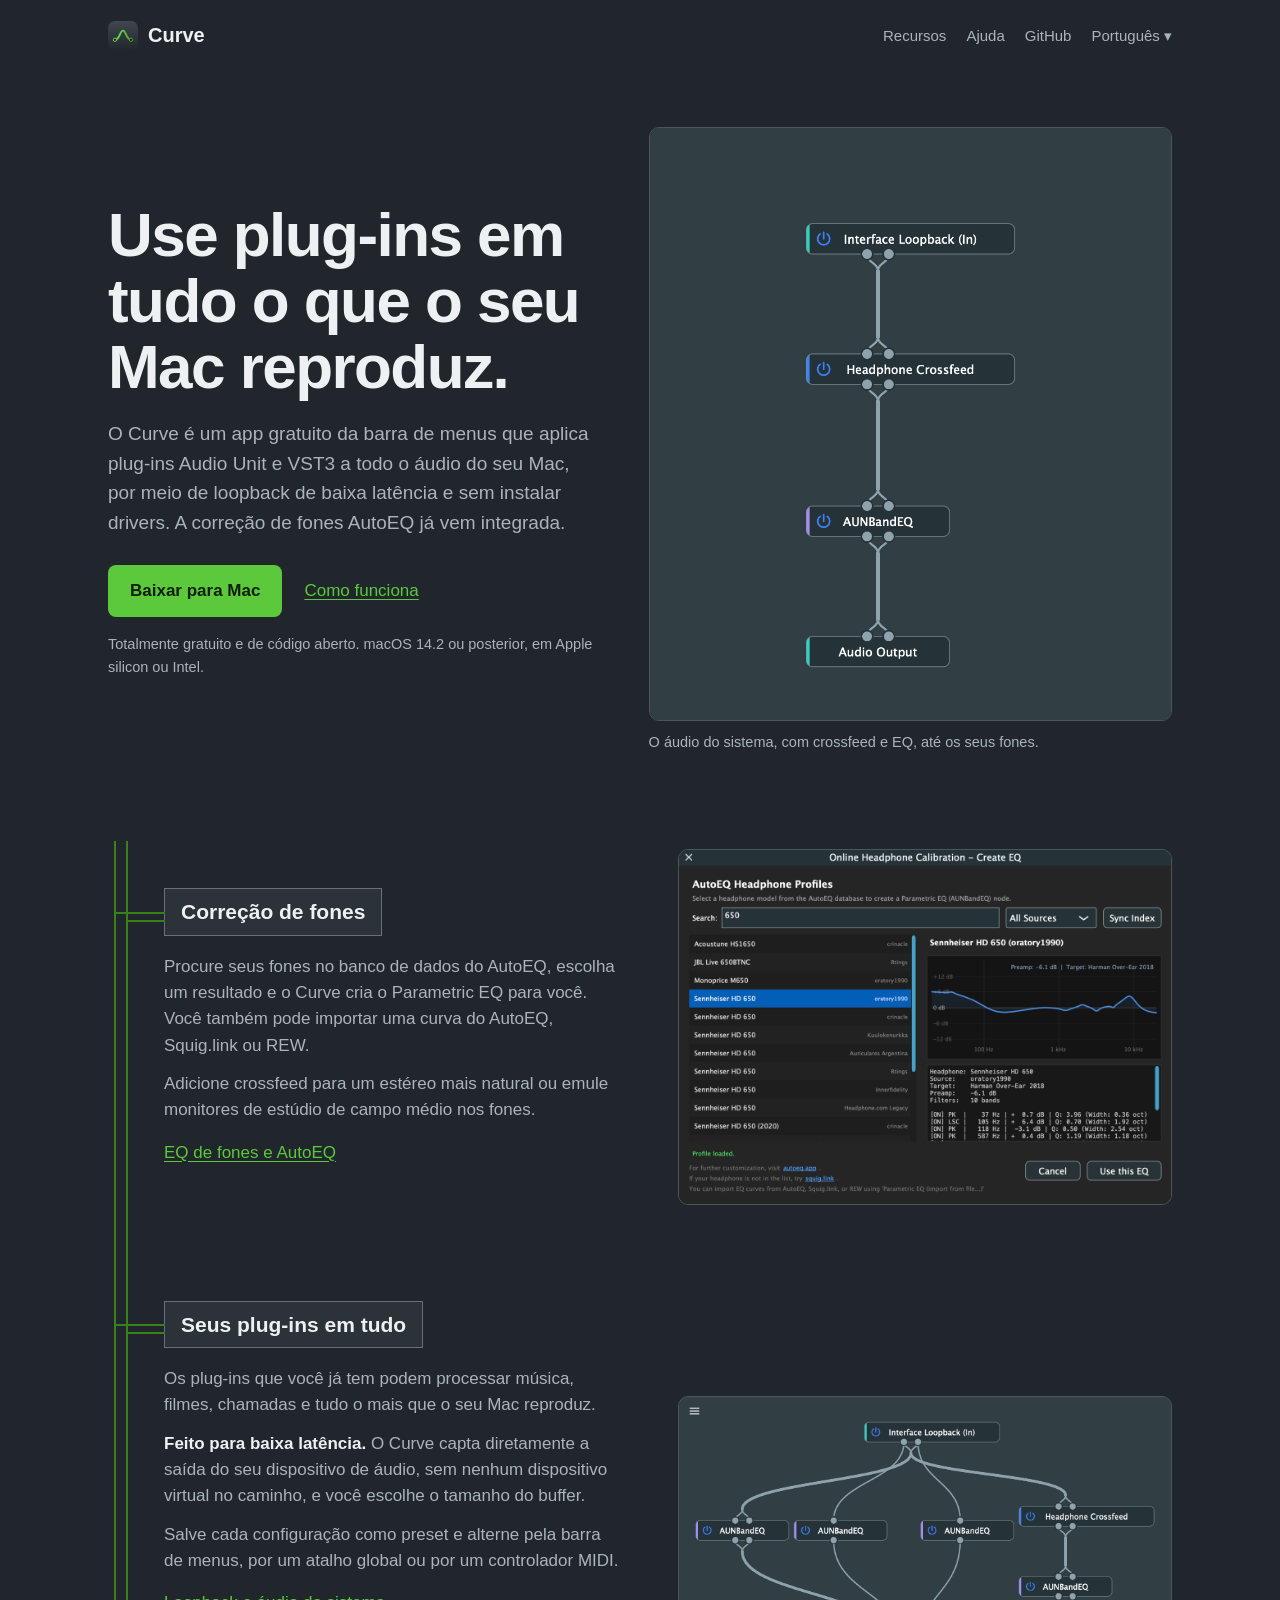
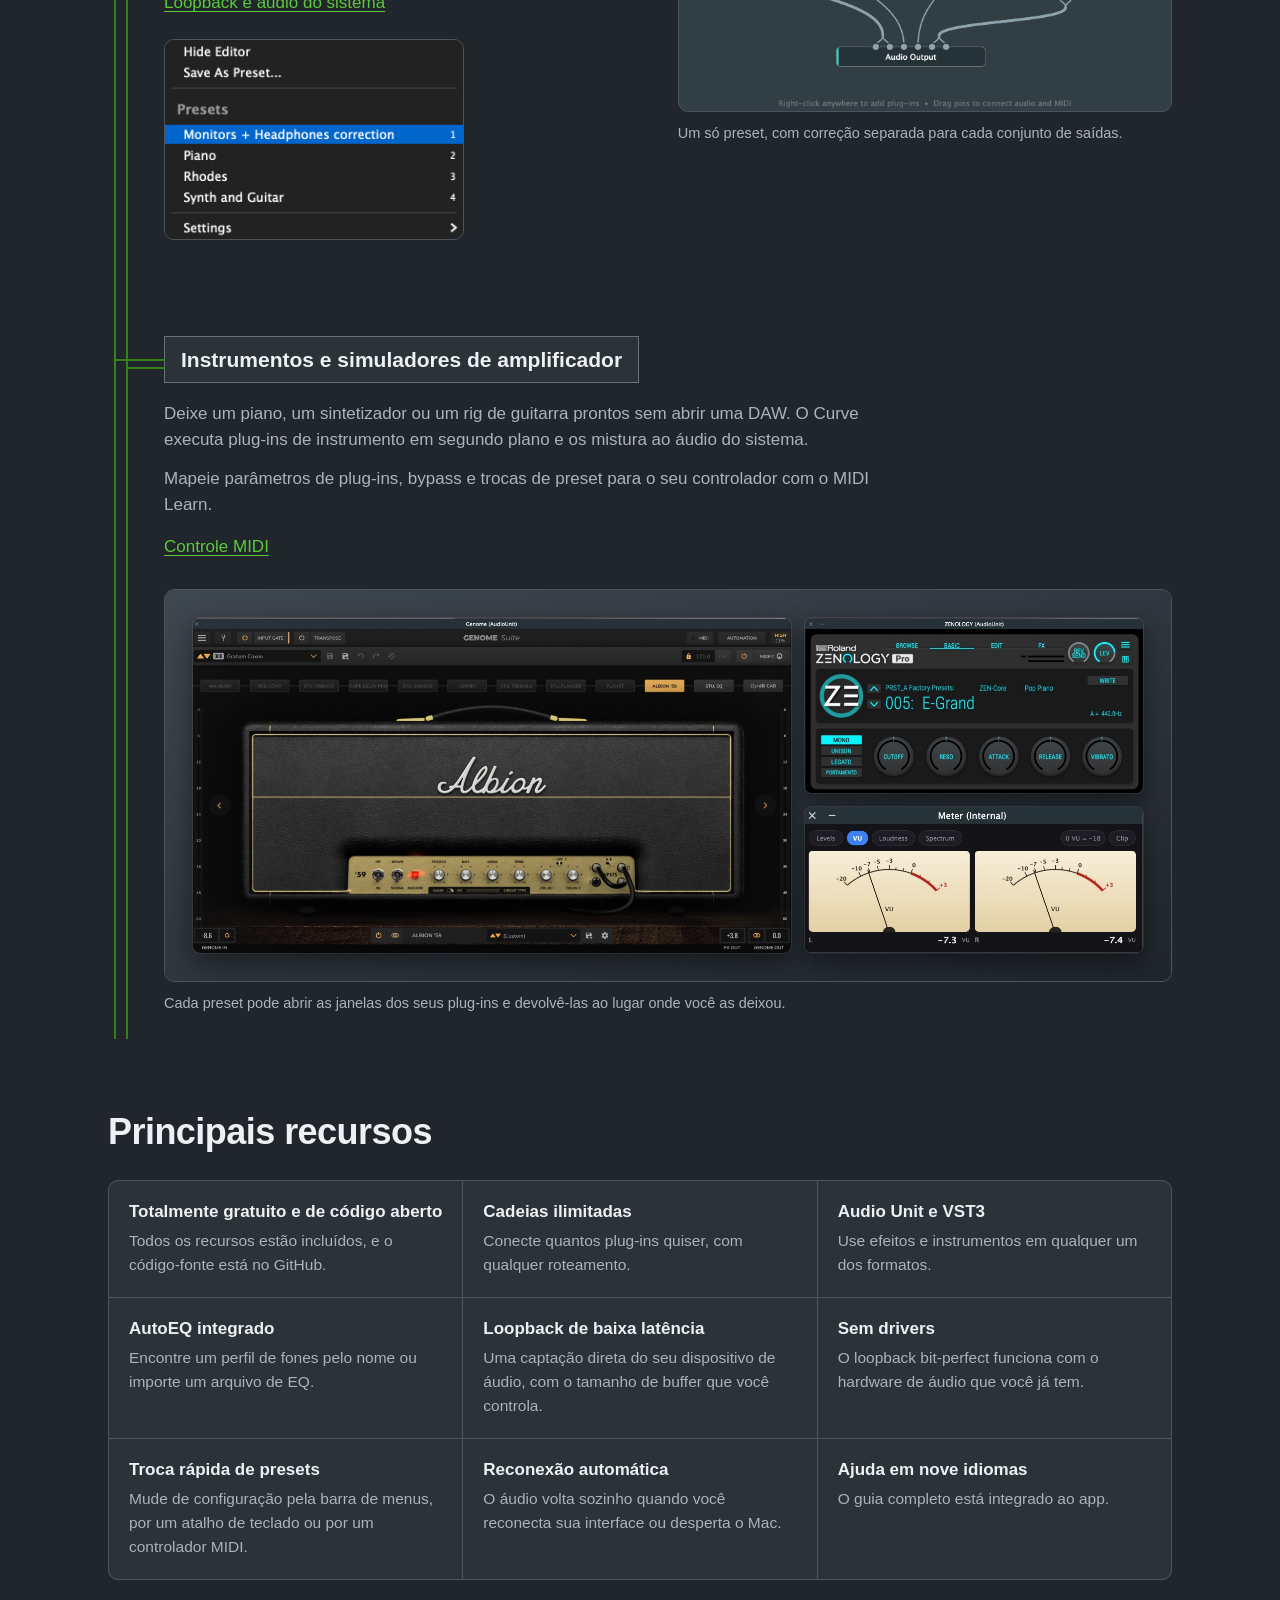
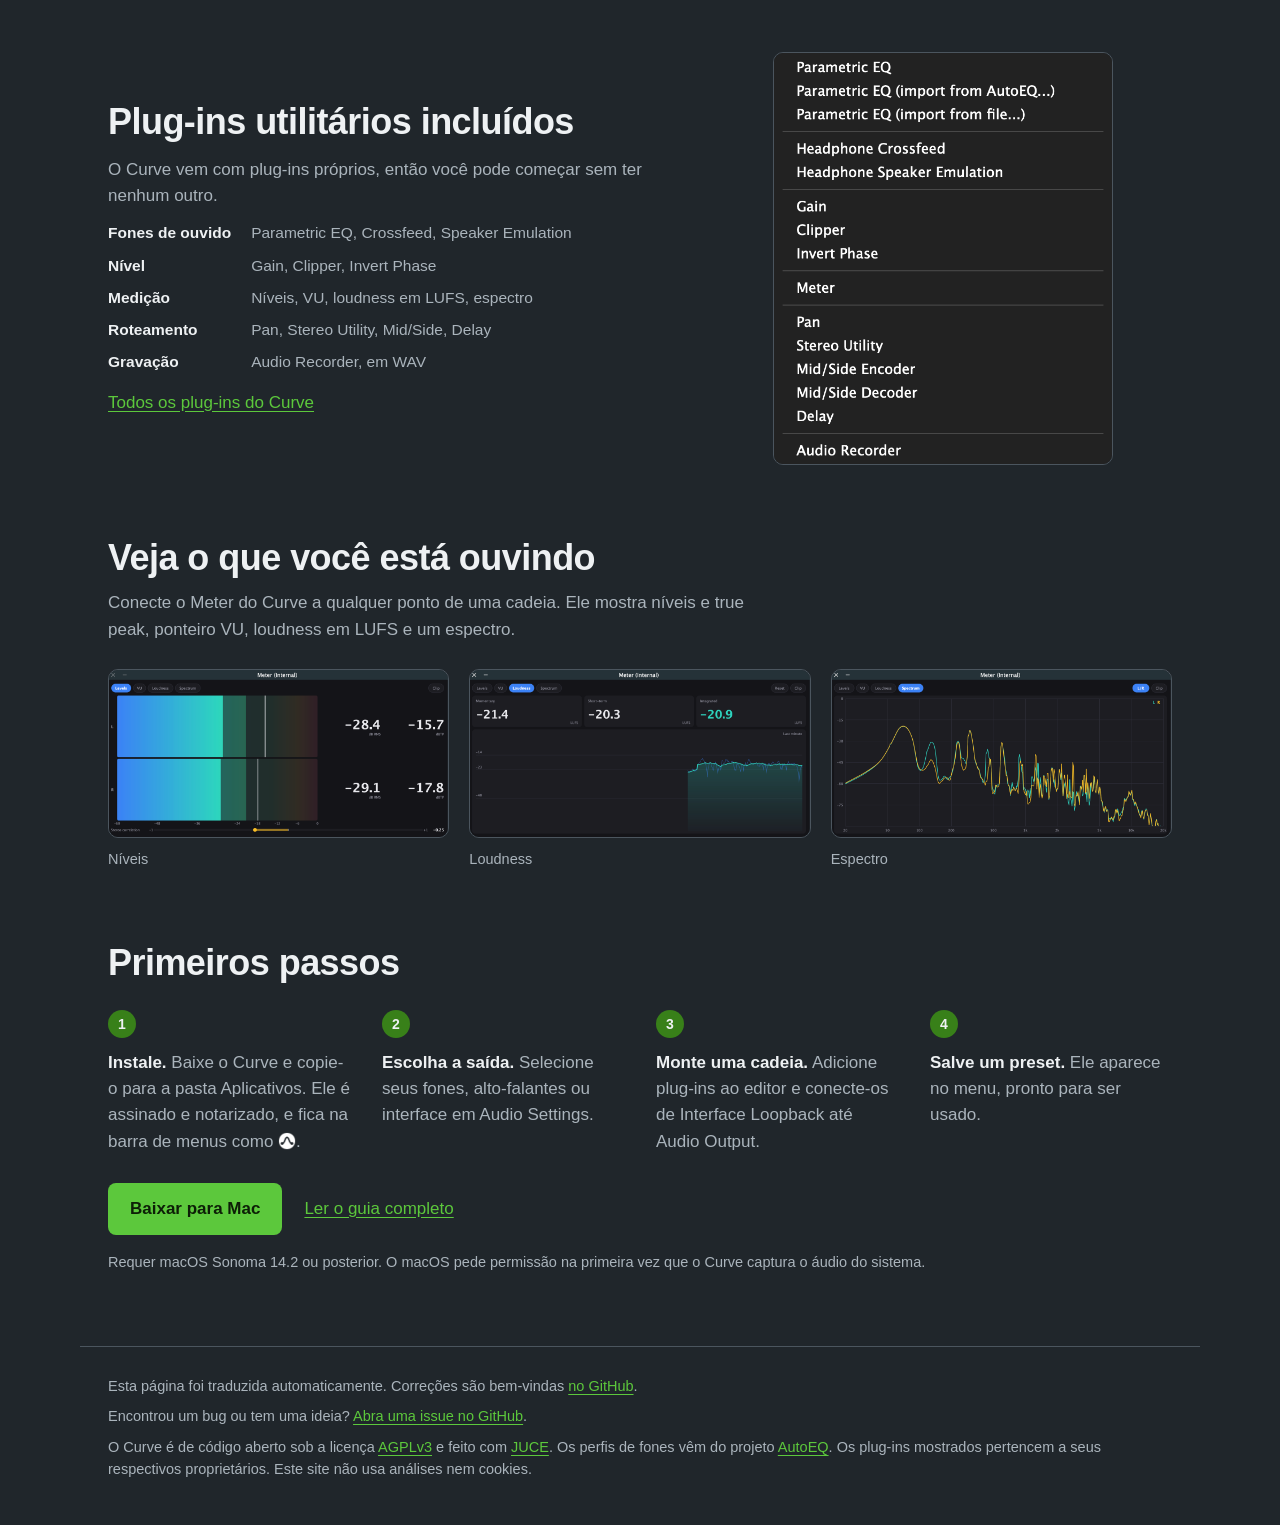
<file: site/pt/index.html>
<!doctype html>
<html lang="pt">
<head>
<meta charset="utf-8">
<meta name="viewport" content="width=device-width, initial-scale=1">
<title>Curve: EQ para todo o sistema e host de plug-ins gratuito para Mac</title>
<meta name="description" content="Use plug-ins Audio Unit e VST3 em tudo o que o seu Mac reproduz, com loopback de baixa latência e correção de fones AutoEQ integrada. Gratuito e de código aberto, sem drivers para instalar.">
<meta name="color-scheme" content="dark">
<meta name="theme-color" content="#20262b">
<meta name="google-site-verification" content="U_kyzQIQbXGRUtsFIapcFXOg931TqrCYWAGfByrRuhM">
<link rel="canonical" href="https://tomderham.github.io/curve/pt/">
<link rel="alternate" hreflang="en" href="https://tomderham.github.io/curve/">
<link rel="alternate" hreflang="de" href="https://tomderham.github.io/curve/de/">
<link rel="alternate" hreflang="es" href="https://tomderham.github.io/curve/es/">
<link rel="alternate" hreflang="fr" href="https://tomderham.github.io/curve/fr/">
<link rel="alternate" hreflang="hi" href="https://tomderham.github.io/curve/hi/">
<link rel="alternate" hreflang="ja" href="https://tomderham.github.io/curve/ja/">
<link rel="alternate" hreflang="ko" href="https://tomderham.github.io/curve/ko/">
<link rel="alternate" hreflang="pt" href="https://tomderham.github.io/curve/pt/">
<link rel="alternate" hreflang="zh-Hans" href="https://tomderham.github.io/curve/zh-Hans/">
<link rel="alternate" hreflang="x-default" href="https://tomderham.github.io/curve/">
<link rel="icon" href="../favicon.svg" type="image/svg+xml">
<meta property="og:type" content="website">
<meta property="og:title" content="Curve: plug-ins em tudo o que o seu Mac reproduz">
<meta property="og:description" content="Gratuito, de código aberto e sem drivers, com correção de fones AutoEQ integrada.">
<meta property="og:url" content="https://tomderham.github.io/curve/pt/">
<meta property="og:image" content="https://tomderham.github.io/curve/assets/instruments.jpg">
<link rel="stylesheet" href="../style.css">
</head>
<body>

<header class="top">
  <a class="brand" href="#top">
    <img src="../favicon.svg" width="30" height="30" alt="">
    Curve
  </a>
  <nav aria-label="Principal">
    <a href="#features">Recursos</a>
    <a href="https://github.com/tomderham/curve/blob/main/localization/pt/guide/README.md">Ajuda</a>
    <a href="https://github.com/tomderham/curve">GitHub</a>
    <details class="languages" aria-label="Idioma">
      <summary>Português</summary>
      <ul>
        <li><a href="../" lang="en" hreflang="en">English</a></li>
        <li><a href="../de/" lang="de" hreflang="de">Deutsch</a></li>
        <li><a href="../es/" lang="es" hreflang="es">Español</a></li>
        <li><a href="../fr/" lang="fr" hreflang="fr">Français</a></li>
        <li><a href="../hi/" lang="hi" hreflang="hi">हिन्दी</a></li>
        <li><a href="../ja/" lang="ja" hreflang="ja">日本語</a></li>
        <li><a href="../ko/" lang="ko" hreflang="ko">한국어</a></li>
        <li><a href="../pt/" lang="pt" hreflang="pt">Português</a></li>
        <li><a href="../zh-Hans/" lang="zh-Hans" hreflang="zh-Hans">简体中文</a></li>
      </ul>
    </details>
  </nav>
</header>

<main id="top">

  <section class="hero">
    <div class="hero-copy">
      <h1>Use plug-ins em tudo o que o seu Mac reproduz.</h1>
      <p class="lede">O Curve é um app gratuito da barra de menus que aplica plug-ins Audio Unit e VST3 a todo o áudio do seu Mac, por meio de loopback de baixa latência e sem instalar drivers. A correção de fones AutoEQ já vem integrada.</p>
      <p class="actions">
        <a class="button" href="https://github.com/tomderham/curve/releases/latest">Baixar para Mac</a>
        <a class="quiet" href="#start">Como funciona</a>
      </p>
      <p class="fine">Totalmente gratuito e de código aberto. macOS 14.2 ou posterior, em Apple silicon ou Intel.</p>
    </div>
    <figure class="hero-shot">
      <img src="../assets/headphone-eq.png" width="960" height="1090" alt="O editor do Curve mostrando uma cadeia de Interface Loopback, passando por Headphone Crossfeed e AUNBandEQ, até Audio Output.">
      <figcaption>O áudio do sistema, com crossfeed e EQ, até os seus fones.</figcaption>
    </figure>
  </section>

  <div class="signal">

    <section class="use" id="headphones">
      <div class="copy">
        <h2 class="node"><span>Correção de fones</span></h2>
        <p>Procure seus fones no banco de dados do AutoEQ, escolha um resultado e o Curve cria o Parametric EQ para você. Você também pode importar uma curva do AutoEQ, Squig.link ou REW.</p>
        <p>Adicione crossfeed para um estéreo mais natural ou emule monitores de estúdio de campo médio nos fones.</p>
        <a href="https://github.com/tomderham/curve/blob/main/localization/pt/guide/eq-and-autoeq.md">EQ de fones e AutoEQ</a>
      </div>
      <figure>
        <img src="../assets/autoeq.png" width="1200" height="861" loading="lazy" alt="A caixa de diálogo AutoEQ do Curve com o Sennheiser HD 650 selecionado, mostrando sua curva de correção e seus filtros.">
      </figure>
    </section>

    <section class="use" id="plug-ins">
      <div class="copy">
        <h2 class="node"><span>Seus plug-ins em tudo</span></h2>
        <p>Os plug-ins que você já tem podem processar música, filmes, chamadas e tudo o mais que o seu Mac reproduz.</p>
        <p><strong>Feito para baixa latência.</strong> O Curve capta diretamente a saída do seu dispositivo de áudio, sem nenhum dispositivo virtual no caminho, e você escolhe o tamanho do buffer.</p>
        <p>Salve cada configuração como preset e alterne pela barra de menus, por um atalho global ou por um controlador MIDI.</p>
        <a href="https://github.com/tomderham/curve/blob/main/localization/pt/guide/loopback.md">Loopback e áudio do sistema</a>
        <img class="menu-inline" src="../assets/presets-menu.png" width="626" height="418" loading="lazy" alt="O menu do Curve listando os presets Monitors + Headphones correction, Piano, Rhodes e Synth and Guitar, cada um com uma tecla numérica.">
      </div>
      <figure>
        <img src="../assets/multi-output.png" width="1400" height="895" loading="lazy" alt="Um preset do Curve enviando o áudio do sistema por vários EQs e Headphone Crossfeed para saídas separadas.">
        <figcaption>Um só preset, com correção separada para cada conjunto de saídas.</figcaption>
      </figure>
    </section>

    <section class="use wide" id="instruments">
      <div class="copy">
        <h2 class="node"><span>Instrumentos e simuladores de amplificador</span></h2>
        <p>Deixe um piano, um sintetizador ou um rig de guitarra prontos sem abrir uma DAW. O Curve executa plug-ins de instrumento em segundo plano e os mistura ao áudio do sistema.</p>
        <p>Mapeie parâmetros de plug-ins, bypass e trocas de preset para o seu controlador com o MIDI Learn.</p>
        <a href="https://github.com/tomderham/curve/blob/main/localization/pt/guide/midi-control.md">Controle MIDI</a>
      </div>
      <figure>
        <img src="../assets/instruments.jpg" width="2000" height="778" loading="lazy" alt="Janelas dos plug-ins Genome (simulador de amplificador) e ZENOLOGY (sintetizador) ao lado do medidor VU do Curve.">
        <figcaption>Cada preset pode abrir as janelas dos seus plug-ins e devolvê-las ao lugar onde você as deixou.</figcaption>
      </figure>
    </section>

  </div>

  <section class="features" id="features">
    <h2>Principais recursos</h2>
    <ul>
      <li><h3>Totalmente gratuito e de código aberto</h3><p>Todos os recursos estão incluídos, e o código-fonte está no GitHub.</p></li>
      <li><h3>Cadeias ilimitadas</h3><p>Conecte quantos plug-ins quiser, com qualquer roteamento.</p></li>
      <li><h3>Audio Unit e VST3</h3><p>Use efeitos e instrumentos em qualquer um dos formatos.</p></li>
      <li><h3>AutoEQ integrado</h3><p>Encontre um perfil de fones pelo nome ou importe um arquivo de EQ.</p></li>
      <li><h3>Loopback de baixa latência</h3><p>Uma captação direta do seu dispositivo de áudio, com o tamanho de buffer que você controla.</p></li>
      <li><h3>Sem drivers</h3><p>O loopback bit-perfect funciona com o hardware de áudio que você já tem.</p></li>
      <li><h3>Troca rápida de presets</h3><p>Mude de configuração pela barra de menus, por um atalho de teclado ou por um controlador MIDI.</p></li>
      <li><h3>Reconexão automática</h3><p>O áudio volta sozinho quando você reconecta sua interface ou desperta o Mac.</p></li>
      <li><h3>Ajuda em nove idiomas</h3><p>O guia completo está integrado ao app.</p></li>
    </ul>
  </section>

  <section class="builtin">
    <div class="copy">
      <h2>Plug-ins utilitários incluídos</h2>
      <p>O Curve vem com plug-ins próprios, então você pode começar sem ter nenhum outro.</p>
      <dl>
        <dt>Fones de ouvido</dt><dd>Parametric EQ, Crossfeed, Speaker Emulation</dd>
        <dt>Nível</dt><dd>Gain, Clipper, Invert Phase</dd>
        <dt>Medição</dt><dd>Níveis, VU, loudness em LUFS, espectro</dd>
        <dt>Roteamento</dt><dd>Pan, Stereo Utility, Mid/Side, Delay</dd>
        <dt>Gravação</dt><dd>Audio Recorder, em WAV</dd>
      </dl>
      <a href="https://github.com/tomderham/curve/blob/main/localization/pt/guide/curve-plugins.md">Todos os plug-ins do Curve</a>
    </div>
    <figure>
      <img src="../assets/curve-plugins.png" width="632" height="768" loading="lazy" alt="O menu de plug-ins do Curve listando Parametric EQ, Headphone Crossfeed, Headphone Speaker Emulation, Gain, Clipper, Invert Phase, Meter, Pan, Stereo Utility, Mid/Side Encoder e Decoder, Delay e Audio Recorder.">
    </figure>
  </section>

  <section class="meters">
    <h2>Veja o que você está ouvindo</h2>
    <p>Conecte o Meter do Curve a qualquer ponto de uma cadeia. Ele mostra níveis e true peak, ponteiro VU, loudness em LUFS e um espectro.</p>
    <div class="meter-row">
      <figure><img src="../assets/meter-levels.png" width="1200" height="589" loading="lazy" alt="Visualização Levels com RMS, true peak e correlação estéreo."><figcaption>Níveis</figcaption></figure>
      <figure><img src="../assets/meter-loudness.png" width="1200" height="589" loading="lazy" alt="Visualização Loudness com LUFS momentâneo, de curto prazo e integrado, e o histórico do último minuto."><figcaption>Loudness</figcaption></figure>
      <figure><img src="../assets/meter-spectrum.png" width="1200" height="589" loading="lazy" alt="Visualização Spectrum com os canais esquerdo e direito sobrepostos."><figcaption>Espectro</figcaption></figure>
    </div>
  </section>

  <section class="start" id="start">
    <h2>Primeiros passos</h2>
    <ol>
      <li><strong>Instale.</strong> Baixe o Curve e copie-o para a pasta Aplicativos. Ele é assinado e notarizado, e fica na barra de menus como <img class="bar-icon" src="../assets/menu-bar-icon.png" width="20" height="20" alt="Ícone do Curve na barra de menus">.</li>
      <li><strong>Escolha a saída.</strong> Selecione seus fones, alto-falantes ou interface em Audio Settings.</li>
      <li><strong>Monte uma cadeia.</strong> Adicione plug-ins ao editor e conecte-os de Interface Loopback até Audio Output.</li>
      <li><strong>Salve um preset.</strong> Ele aparece no menu, pronto para ser usado.</li>
    </ol>
    <p class="actions">
      <a class="button" href="https://github.com/tomderham/curve/releases/latest">Baixar para Mac</a>
      <a class="quiet" href="https://github.com/tomderham/curve/blob/main/localization/pt/guide/getting-started.md">Ler o guia completo</a>
    </p>
    <p class="fine">Requer macOS Sonoma 14.2 ou posterior. O macOS pede permissão na primeira vez que o Curve captura o áudio do sistema.</p>
  </section>

</main>

<footer>
  <p>Esta página foi traduzida automaticamente. Correções são bem-vindas <a href="https://github.com/tomderham/curve/issues">no GitHub</a>.</p>
  <p>Encontrou um bug ou tem uma ideia? <a href="https://github.com/tomderham/curve/issues">Abra uma issue no GitHub</a>.</p>
  <p>O Curve é de código aberto sob a licença <a href="https://github.com/tomderham/curve/blob/main/LICENSE">AGPLv3</a> e feito com <a href="https://juce.com">JUCE</a>. Os perfis de fones vêm do projeto <a href="https://autoeq.app">AutoEQ</a>. Os plug-ins mostrados pertencem a seus respectivos proprietários. Este site não usa análises nem cookies.</p>
</footer>

</body>
</html>
</file>
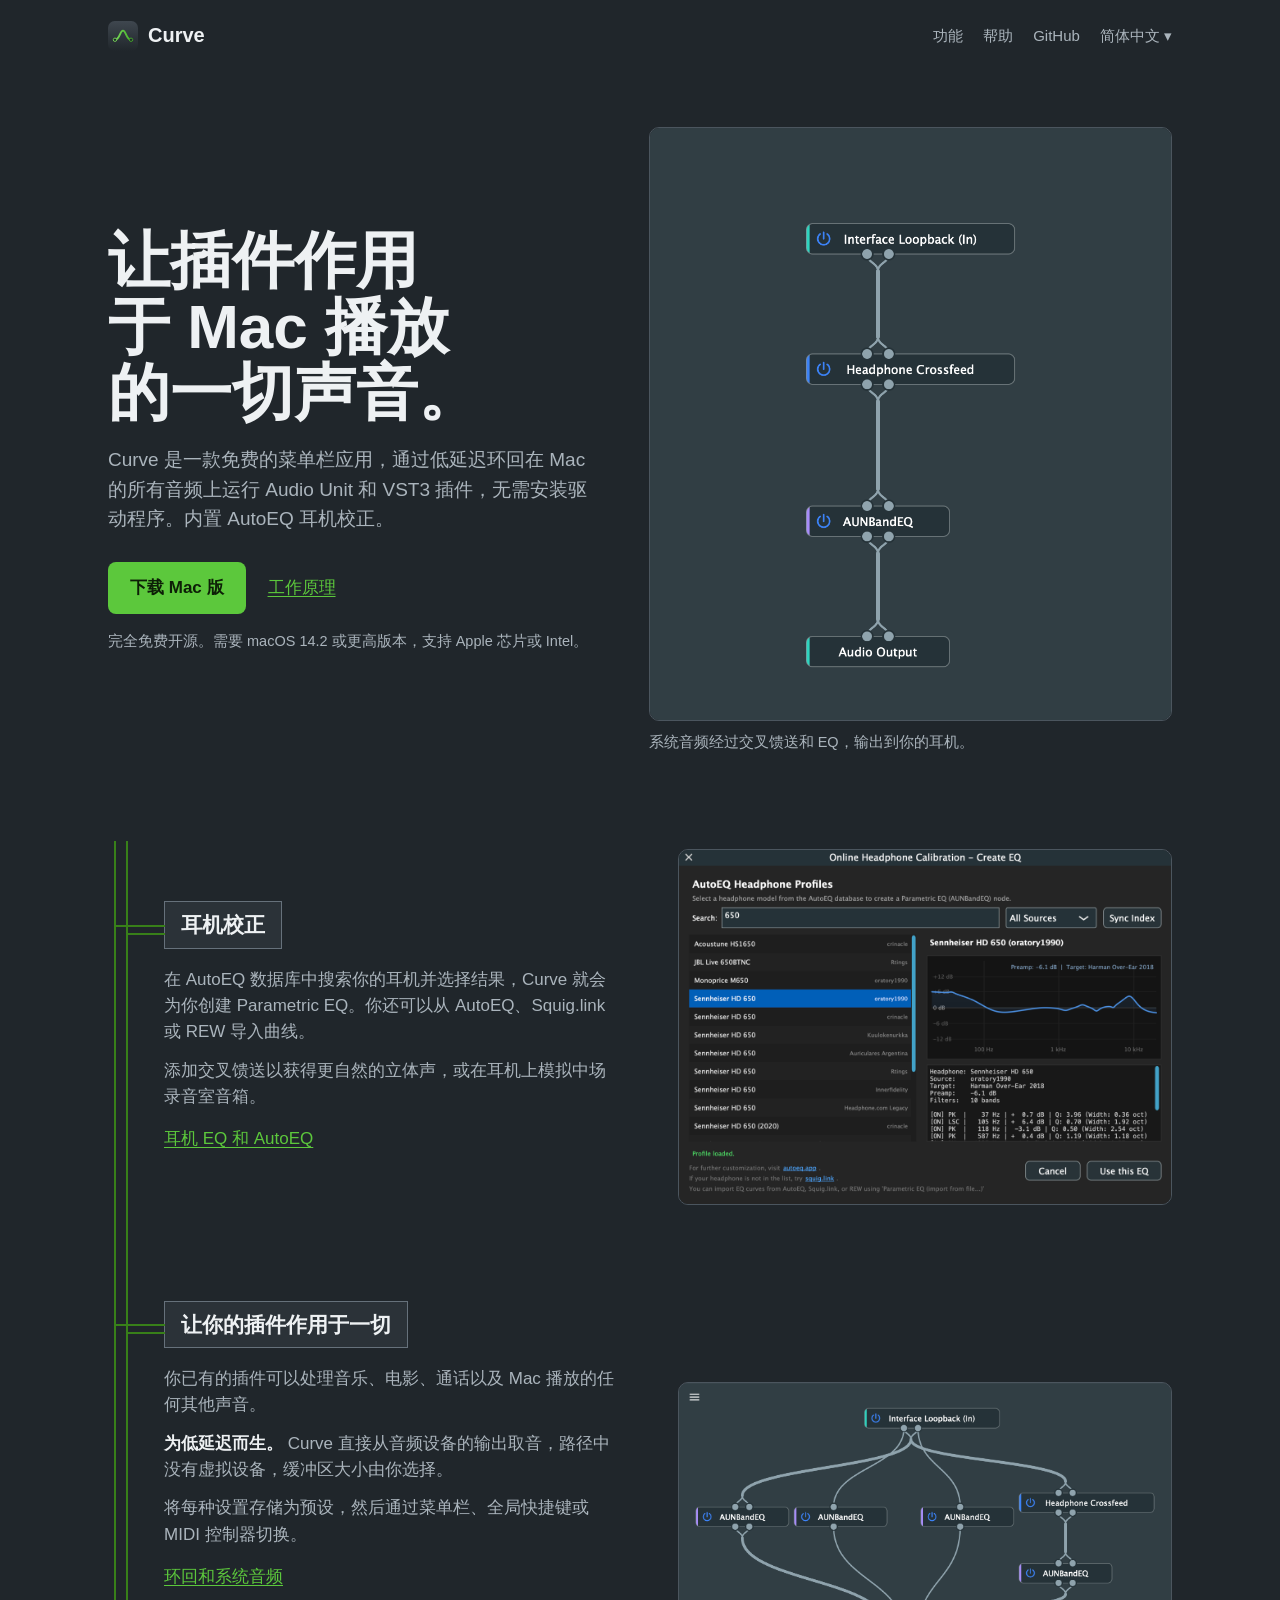
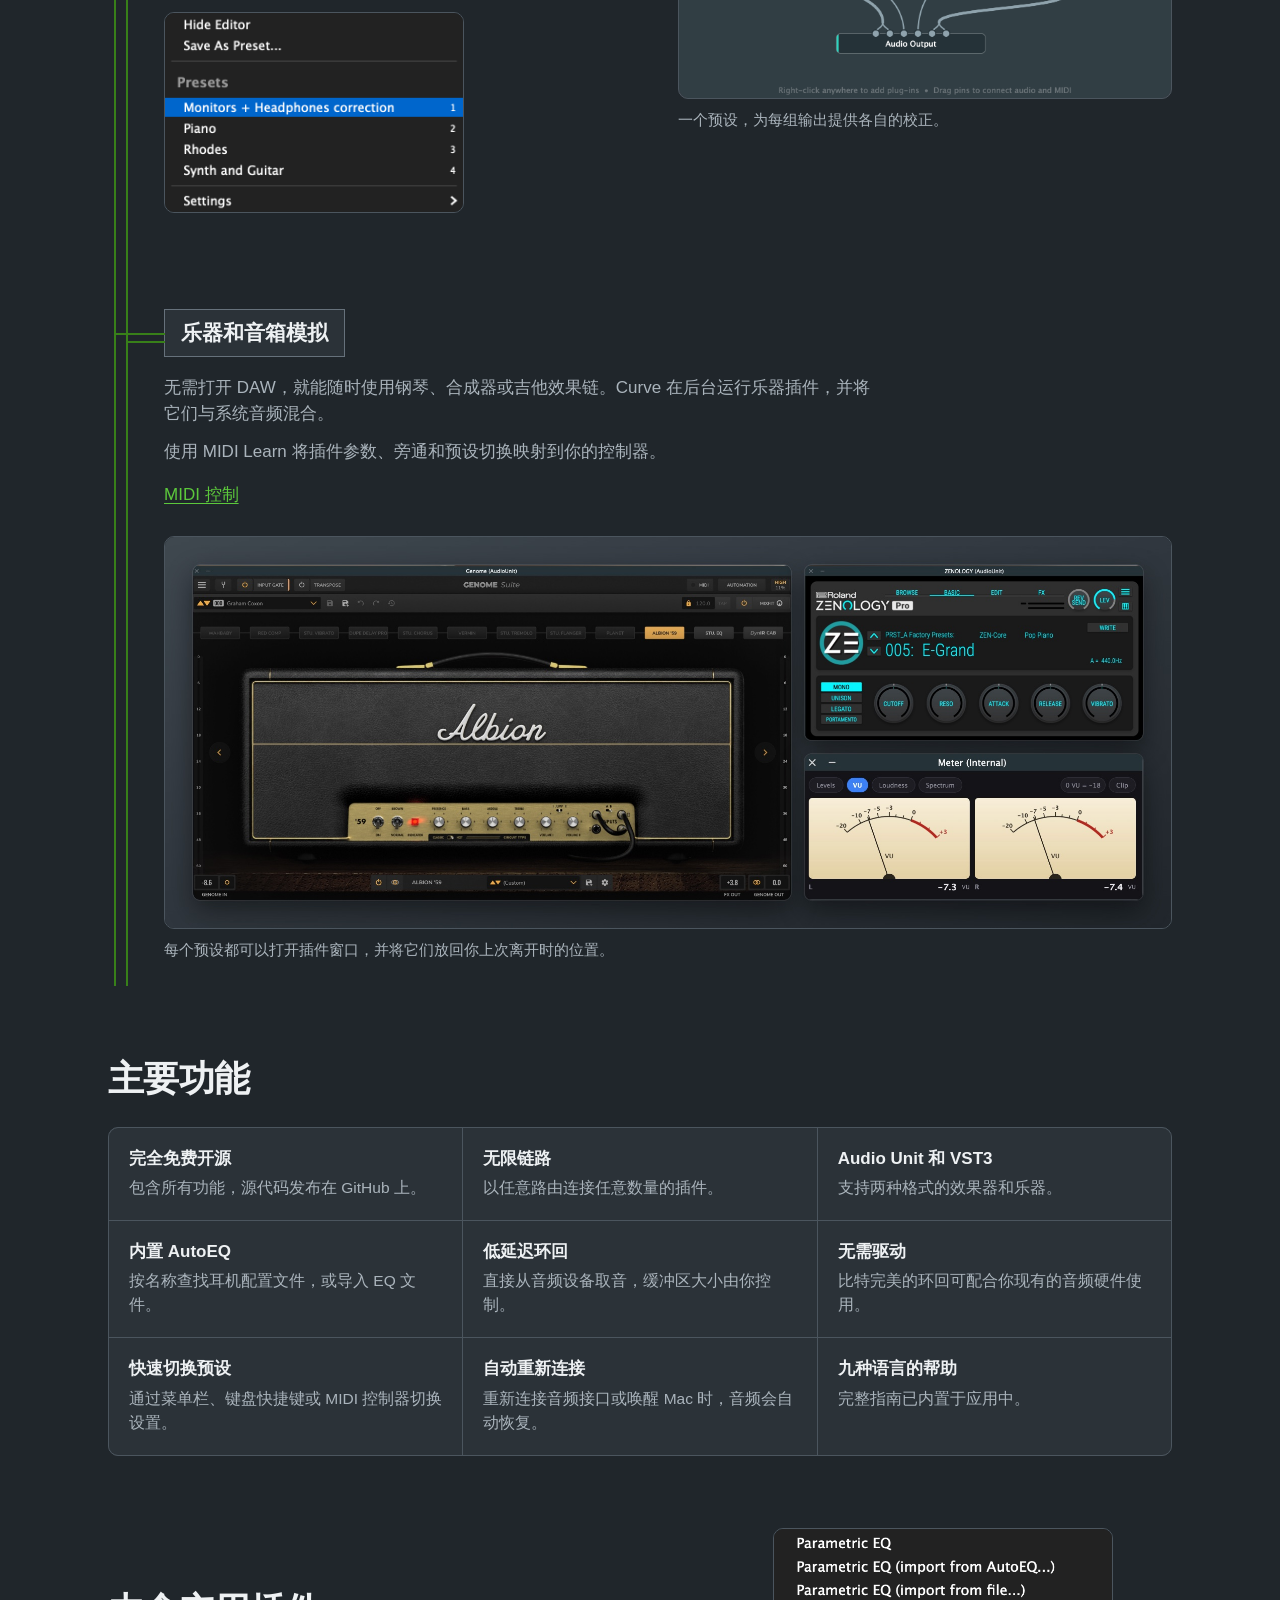
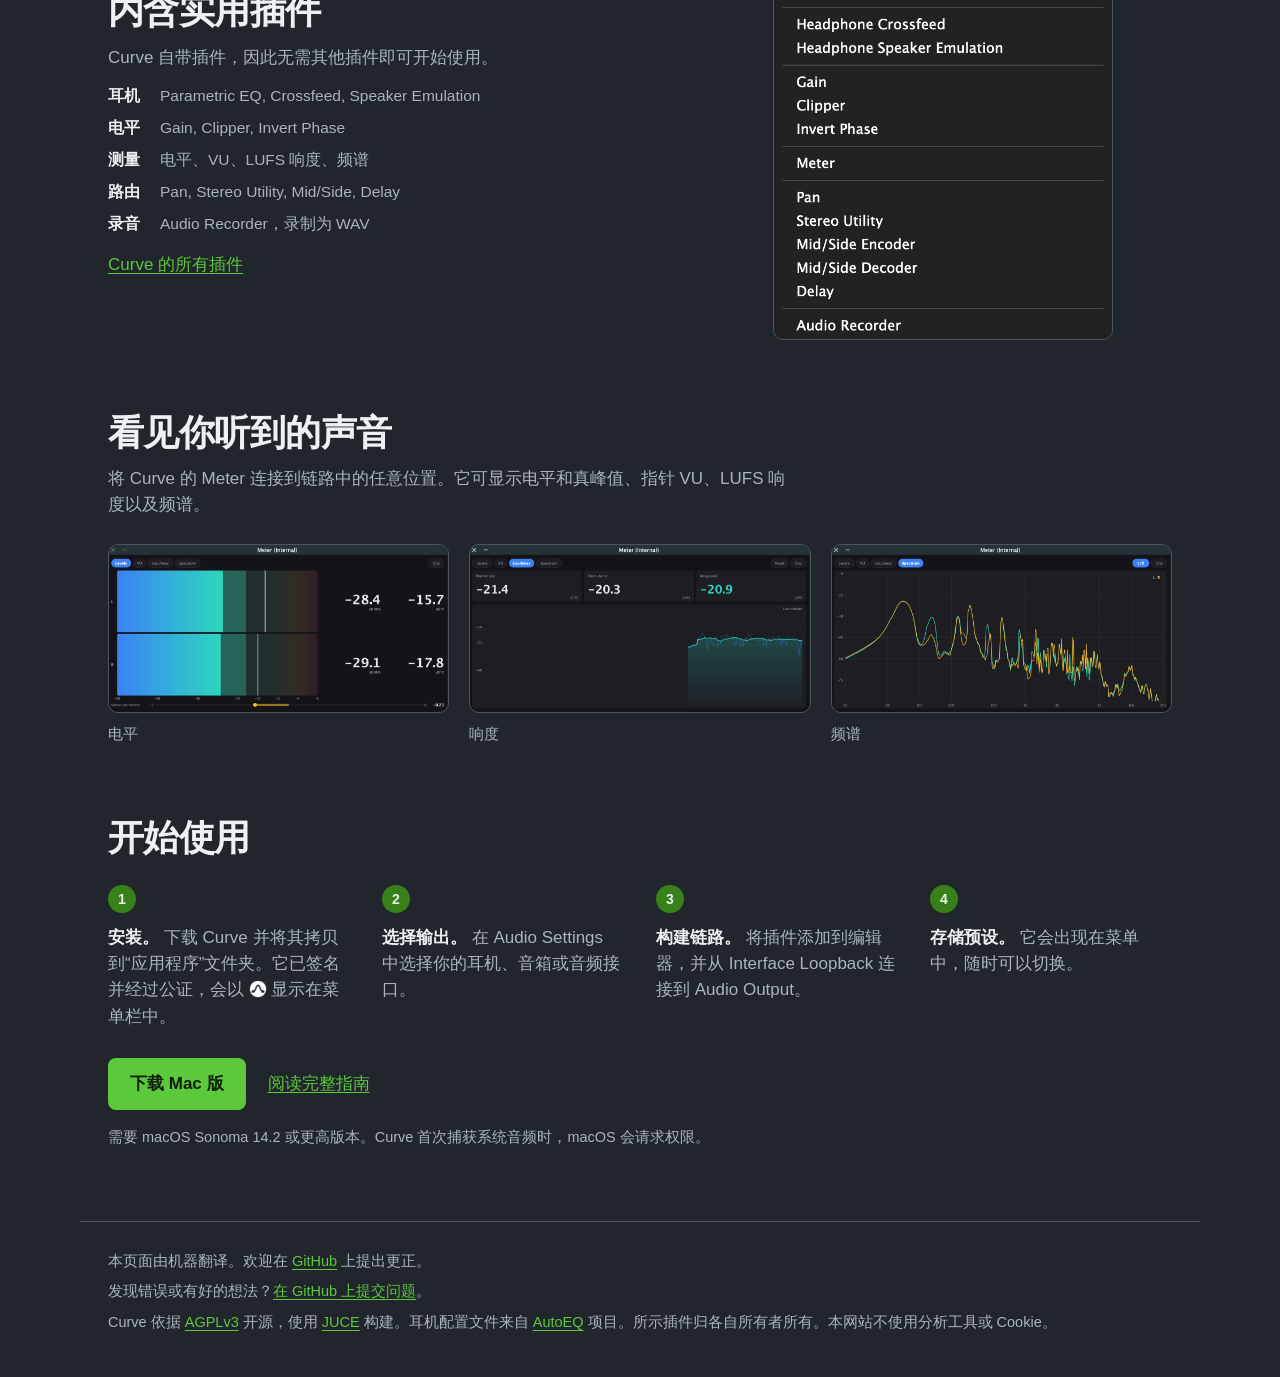
<file: site/zh-Hans/index.html>
<!doctype html>
<html lang="zh-Hans">
<head>
<meta charset="utf-8">
<meta name="viewport" content="width=device-width, initial-scale=1">
<title>Curve：免费的 Mac 全系统 EQ 和插件宿主</title>
<meta name="description" content="在 Mac 播放的所有声音上运行 Audio Unit 和 VST3 插件，内置低延迟环回和 AutoEQ 耳机校正。免费开源，无需安装驱动程序。">
<meta name="color-scheme" content="dark">
<meta name="theme-color" content="#20262b">
<meta name="google-site-verification" content="U_kyzQIQbXGRUtsFIapcFXOg931TqrCYWAGfByrRuhM">
<link rel="canonical" href="https://tomderham.github.io/curve/zh-Hans/">
<link rel="alternate" hreflang="en" href="https://tomderham.github.io/curve/">
<link rel="alternate" hreflang="de" href="https://tomderham.github.io/curve/de/">
<link rel="alternate" hreflang="es" href="https://tomderham.github.io/curve/es/">
<link rel="alternate" hreflang="fr" href="https://tomderham.github.io/curve/fr/">
<link rel="alternate" hreflang="hi" href="https://tomderham.github.io/curve/hi/">
<link rel="alternate" hreflang="ja" href="https://tomderham.github.io/curve/ja/">
<link rel="alternate" hreflang="ko" href="https://tomderham.github.io/curve/ko/">
<link rel="alternate" hreflang="pt" href="https://tomderham.github.io/curve/pt/">
<link rel="alternate" hreflang="zh-Hans" href="https://tomderham.github.io/curve/zh-Hans/">
<link rel="alternate" hreflang="x-default" href="https://tomderham.github.io/curve/">
<link rel="icon" href="../favicon.svg" type="image/svg+xml">
<meta property="og:type" content="website">
<meta property="og:title" content="Curve：让插件作用于 Mac 播放的一切声音">
<meta property="og:description" content="免费、开源、无需驱动，内置 AutoEQ 耳机校正。">
<meta property="og:url" content="https://tomderham.github.io/curve/zh-Hans/">
<meta property="og:image" content="https://tomderham.github.io/curve/assets/instruments.jpg">
<link rel="stylesheet" href="../style.css">
</head>
<body>

<header class="top">
  <a class="brand" href="#top">
    <img src="../favicon.svg" width="30" height="30" alt="">
    Curve
  </a>
  <nav aria-label="主导航">
    <a href="#features">功能</a>
    <a href="https://github.com/tomderham/curve/blob/main/localization/zh-Hans/guide/README.md">帮助</a>
    <a href="https://github.com/tomderham/curve">GitHub</a>
    <details class="languages" aria-label="语言">
      <summary>简体中文</summary>
      <ul>
        <li><a href="../" lang="en" hreflang="en">English</a></li>
        <li><a href="../de/" lang="de" hreflang="de">Deutsch</a></li>
        <li><a href="../es/" lang="es" hreflang="es">Español</a></li>
        <li><a href="../fr/" lang="fr" hreflang="fr">Français</a></li>
        <li><a href="../hi/" lang="hi" hreflang="hi">हिन्दी</a></li>
        <li><a href="../ja/" lang="ja" hreflang="ja">日本語</a></li>
        <li><a href="../ko/" lang="ko" hreflang="ko">한국어</a></li>
        <li><a href="../pt/" lang="pt" hreflang="pt">Português</a></li>
        <li><a href="../zh-Hans/" lang="zh-Hans" hreflang="zh-Hans">简体中文</a></li>
      </ul>
    </details>
  </nav>
</header>

<main id="top">

  <section class="hero">
    <div class="hero-copy">
      <h1>让插件作用于 Mac 播放的一切声音。</h1>
      <p class="lede">Curve 是一款免费的菜单栏应用，通过低延迟环回在 Mac 的所有音频上运行 Audio Unit 和 VST3 插件，无需安装驱动程序。内置 AutoEQ 耳机校正。</p>
      <p class="actions">
        <a class="button" href="https://github.com/tomderham/curve/releases/latest">下载 Mac 版</a>
        <a class="quiet" href="#start">工作原理</a>
      </p>
      <p class="fine">完全免费开源。需要 macOS 14.2 或更高版本，支持 Apple 芯片或 Intel。</p>
    </div>
    <figure class="hero-shot">
      <img src="../assets/headphone-eq.png" width="960" height="1090" alt="Curve 的编辑器，显示从 Interface Loopback 经过 Headphone Crossfeed 和 AUNBandEQ 到 Audio Output 的链路。">
      <figcaption>系统音频经过交叉馈送和 EQ，输出到你的耳机。</figcaption>
    </figure>
  </section>

  <div class="signal">

    <section class="use" id="headphones">
      <div class="copy">
        <h2 class="node"><span>耳机校正</span></h2>
        <p>在 AutoEQ 数据库中搜索你的耳机并选择结果，Curve 就会为你创建 Parametric EQ。你还可以从 AutoEQ、Squig.link 或 REW 导入曲线。</p>
        <p>添加交叉馈送以获得更自然的立体声，或在耳机上模拟中场录音室音箱。</p>
        <a href="https://github.com/tomderham/curve/blob/main/localization/zh-Hans/guide/eq-and-autoeq.md">耳机 EQ 和 AutoEQ</a>
      </div>
      <figure>
        <img src="../assets/autoeq.png" width="1200" height="861" loading="lazy" alt="Curve 的 AutoEQ 对话框，已选择 Sennheiser HD 650，显示其校正曲线和滤波器。">
      </figure>
    </section>

    <section class="use" id="plug-ins">
      <div class="copy">
        <h2 class="node"><span>让你的插件作用于一切</span></h2>
        <p>你已有的插件可以处理音乐、电影、通话以及 Mac 播放的任何其他声音。</p>
        <p><strong>为低延迟而生。</strong> Curve 直接从音频设备的输出取音，路径中没有虚拟设备，缓冲区大小由你选择。</p>
        <p>将每种设置存储为预设，然后通过菜单栏、全局快捷键或 MIDI 控制器切换。</p>
        <a href="https://github.com/tomderham/curve/blob/main/localization/zh-Hans/guide/loopback.md">环回和系统音频</a>
        <img class="menu-inline" src="../assets/presets-menu.png" width="626" height="418" loading="lazy" alt="Curve 的菜单，列出预设 Monitors + Headphones correction、Piano、Rhodes 以及 Synth and Guitar，每项都有一个数字键。">
      </div>
      <figure>
        <img src="../assets/multi-output.png" width="1400" height="895" loading="lazy" alt="一个 Curve 预设，将系统音频经过多个 EQ 和 Headphone Crossfeed 发送到不同的输出。">
        <figcaption>一个预设，为每组输出提供各自的校正。</figcaption>
      </figure>
    </section>

    <section class="use wide" id="instruments">
      <div class="copy">
        <h2 class="node"><span>乐器和音箱模拟</span></h2>
        <p>无需打开 DAW，就能随时使用钢琴、合成器或吉他效果链。Curve 在后台运行乐器插件，并将它们与系统音频混合。</p>
        <p>使用 MIDI Learn 将插件参数、旁通和预设切换映射到你的控制器。</p>
        <a href="https://github.com/tomderham/curve/blob/main/localization/zh-Hans/guide/midi-control.md">MIDI 控制</a>
      </div>
      <figure>
        <img src="../assets/instruments.jpg" width="2000" height="778" loading="lazy" alt="Genome 音箱模拟和 ZENOLOGY 合成器的插件窗口，旁边是 Curve 的 VU 表。">
        <figcaption>每个预设都可以打开插件窗口，并将它们放回你上次离开时的位置。</figcaption>
      </figure>
    </section>

  </div>

  <section class="features" id="features">
    <h2>主要功能</h2>
    <ul>
      <li><h3>完全免费开源</h3><p>包含所有功能，源代码发布在 GitHub 上。</p></li>
      <li><h3>无限链路</h3><p>以任意路由连接任意数量的插件。</p></li>
      <li><h3>Audio Unit 和 VST3</h3><p>支持两种格式的效果器和乐器。</p></li>
      <li><h3>内置 AutoEQ</h3><p>按名称查找耳机配置文件，或导入 EQ 文件。</p></li>
      <li><h3>低延迟环回</h3><p>直接从音频设备取音，缓冲区大小由你控制。</p></li>
      <li><h3>无需驱动</h3><p>比特完美的环回可配合你现有的音频硬件使用。</p></li>
      <li><h3>快速切换预设</h3><p>通过菜单栏、键盘快捷键或 MIDI 控制器切换设置。</p></li>
      <li><h3>自动重新连接</h3><p>重新连接音频接口或唤醒 Mac 时，音频会自动恢复。</p></li>
      <li><h3>九种语言的帮助</h3><p>完整指南已内置于应用中。</p></li>
    </ul>
  </section>

  <section class="builtin">
    <div class="copy">
      <h2>内含实用插件</h2>
      <p>Curve 自带插件，因此无需其他插件即可开始使用。</p>
      <dl>
        <dt>耳机</dt><dd>Parametric EQ, Crossfeed, Speaker Emulation</dd>
        <dt>电平</dt><dd>Gain, Clipper, Invert Phase</dd>
        <dt>测量</dt><dd>电平、VU、LUFS 响度、频谱</dd>
        <dt>路由</dt><dd>Pan, Stereo Utility, Mid/Side, Delay</dd>
        <dt>录音</dt><dd>Audio Recorder，录制为 WAV</dd>
      </dl>
      <a href="https://github.com/tomderham/curve/blob/main/localization/zh-Hans/guide/curve-plugins.md">Curve 的所有插件</a>
    </div>
    <figure>
      <img src="../assets/curve-plugins.png" width="632" height="768" loading="lazy" alt="Curve 的插件菜单，列出 Parametric EQ、Headphone Crossfeed、Headphone Speaker Emulation、Gain、Clipper、Invert Phase、Meter、Pan、Stereo Utility、Mid/Side Encoder 和 Decoder、Delay 以及 Audio Recorder。">
    </figure>
  </section>

  <section class="meters">
    <h2>看见你听到的声音</h2>
    <p>将 Curve 的 Meter 连接到链路中的任意位置。它可显示电平和真峰值、指针 VU、LUFS 响度以及频谱。</p>
    <div class="meter-row">
      <figure><img src="../assets/meter-levels.png" width="1200" height="589" loading="lazy" alt="Levels 视图，显示 RMS、真峰值和立体声相关性。"><figcaption>电平</figcaption></figure>
      <figure><img src="../assets/meter-loudness.png" width="1200" height="589" loading="lazy" alt="Loudness 视图，显示瞬时、短期和综合 LUFS，以及最近一分钟的历史记录。"><figcaption>响度</figcaption></figure>
      <figure><img src="../assets/meter-spectrum.png" width="1200" height="589" loading="lazy" alt="Spectrum 视图，叠加显示左右声道。"><figcaption>频谱</figcaption></figure>
    </div>
  </section>

  <section class="start" id="start">
    <h2>开始使用</h2>
    <ol>
      <li><strong>安装。</strong> 下载 Curve 并将其拷贝到“应用程序”文件夹。它已签名并经过公证，会以 <img class="bar-icon" src="../assets/menu-bar-icon.png" width="20" height="20" alt="Curve 的菜单栏图标"> 显示在菜单栏中。</li>
      <li><strong>选择输出。</strong> 在 Audio Settings 中选择你的耳机、音箱或音频接口。</li>
      <li><strong>构建链路。</strong> 将插件添加到编辑器，并从 Interface Loopback 连接到 Audio Output。</li>
      <li><strong>存储预设。</strong> 它会出现在菜单中，随时可以切换。</li>
    </ol>
    <p class="actions">
      <a class="button" href="https://github.com/tomderham/curve/releases/latest">下载 Mac 版</a>
      <a class="quiet" href="https://github.com/tomderham/curve/blob/main/localization/zh-Hans/guide/getting-started.md">阅读完整指南</a>
    </p>
    <p class="fine">需要 macOS Sonoma 14.2 或更高版本。Curve 首次捕获系统音频时，macOS 会请求权限。</p>
  </section>

</main>

<footer>
  <p>本页面由机器翻译。欢迎在 <a href="https://github.com/tomderham/curve/issues">GitHub</a> 上提出更正。</p>
  <p>发现错误或有好的想法？<a href="https://github.com/tomderham/curve/issues">在 GitHub 上提交问题</a>。</p>
  <p>Curve 依据 <a href="https://github.com/tomderham/curve/blob/main/LICENSE">AGPLv3</a> 开源，使用 <a href="https://juce.com">JUCE</a> 构建。耳机配置文件来自 <a href="https://autoeq.app">AutoEQ</a> 项目。所示插件归各自所有者所有。本网站不使用分析工具或 Cookie。</p>
</footer>

</body>
</html>
</file>
<file: site/style.css>
/* Colours are taken from Curve's editor: slate canvas, green audio wires. */
:root {
  --page: #20262b;
  --canvas: #363d44;
  --node: #2b3238;
  --line: #4b555e;
  --text: #eef1f3;
  --muted: #aab4bc;
  --wire: #388019;
  --signal: #5cc83c;
  --on-signal: #0d1f07;
  --gutter: 16px;
  --sans: -apple-system, BlinkMacSystemFont, "Segoe UI", Roboto, Helvetica, Arial, sans-serif;
}

*, *::before, *::after { box-sizing: border-box; }

html { scroll-behavior: smooth; scroll-padding-top: 24px; }

body {
  margin: 0;
  background: var(--page);
  color: var(--text);
  font: 17px/1.55 var(--sans);
  -webkit-font-smoothing: antialiased;
}

img { display: block; max-width: 100%; height: auto; }
figure { margin: 0; }
h1, h2, h3, p, ul, ol, dl, dd { margin: 0; }

a { color: var(--signal); text-underline-offset: 3px; }
a:hover { color: var(--text); }
:focus-visible { outline: 2px solid var(--signal); outline-offset: 3px; border-radius: 3px; }

.top, main, footer {
  width: 100%;
  max-width: 1120px;
  margin-inline: auto;
  padding-inline: var(--gutter);
}

.top {
  display: flex;
  align-items: center;
  justify-content: space-between;
  gap: 16px;
  padding-block: 20px;
}

.brand {
  display: flex;
  align-items: center;
  gap: 10px;
  color: var(--text);
  font-size: 20px;
  font-weight: 650;
  text-decoration: none;
}

.top nav { display: flex; flex-wrap: wrap; justify-content: flex-end; align-items: center; gap: 4px 20px; font-size: 15px; }
.top nav a { color: var(--muted); text-decoration: none; }
.top nav a:hover { color: var(--text); }

.languages { position: relative; color: var(--muted); }
.languages summary { cursor: pointer; list-style: none; }
.languages summary::-webkit-details-marker { display: none; }
.languages summary::after { content: " \25BE"; }
.languages summary:hover { color: var(--text); }
.languages ul {
  position: absolute;
  z-index: 10;
  top: calc(100% + 8px);
  right: 0;
  min-width: 130px;
  padding: 6px 0;
  list-style: none;
  background: var(--node);
  border: 1px solid var(--line);
  border-radius: 6px;
}
.languages a { display: block; padding: 4px 14px; }

/* Tight tracking only suits Latin type */
:lang(hi) h1, :lang(ja) h1, :lang(ko) h1, :lang(zh-Hans) h1,
:lang(hi) h2, :lang(ja) h2, :lang(ko) h2, :lang(zh-Hans) h2 { letter-spacing: 0; }

/* Devanagari marks sit above and below the line */
:lang(hi) h1, :lang(hi) h2 { line-height: 1.35; }

.hero { display: grid; gap: 36px; padding-block: 36px 56px; }

h1 {
  font-size: clamp(38px, 6.2vw, 62px);
  line-height: 1.06;
  letter-spacing: -0.025em;
  font-weight: 700;
  text-wrap: balance;
}

.lede { margin-top: 20px; max-width: 34em; color: var(--muted); font-size: 19px; }

.actions { display: flex; flex-wrap: wrap; align-items: center; gap: 12px 22px; margin-top: 28px; }

.button {
  display: inline-block;
  padding: 13px 22px;
  border-radius: 8px;
  background: var(--signal);
  color: var(--on-signal);
  font-weight: 650;
  text-decoration: none;
}
.button:hover { background: #79dc59; color: var(--on-signal); }

.fine { margin-top: 16px; color: var(--muted); font-size: 14.5px; }

figure img { border: 1px solid var(--line); border-radius: 10px; background: var(--canvas); }
figcaption { margin-top: 10px; color: var(--muted); font-size: 14.5px; }

/* The stereo wire that runs through the use cases, like a chain in the editor. */
.signal { position: relative; display: grid; gap: 64px; padding-block: 8px 24px; }

.use { display: grid; gap: 24px; align-items: center; }
.use h2 { margin-bottom: 18px; }
.use p + p, .builtin p + dl { margin-top: 12px; }
.copy > a { display: inline-block; margin-top: 16px; }
.copy p { color: var(--muted); }

.node {
  position: relative;
  display: inline-block;
  padding: 9px 16px;
  border: 1px solid #66717b;
  background: var(--node);
  color: var(--text);
  font-size: 21px;
  line-height: 1.3;
  font-weight: 650;
}

.copy strong { color: var(--text); }
.menu-inline { width: min(100%, 300px); margin-top: 22px; border: 1px solid var(--line); border-radius: 10px; }

.use.wide { grid-template-columns: 1fr; }
.use.wide .copy { max-width: 42em; }

.meters { padding-block: 72px 0; }
.meters > p { margin-top: 12px; max-width: 40em; color: var(--muted); }
.meter-row { display: grid; gap: 20px; margin-top: 26px; }
.meter-row img { background: #15151a; }

.features { padding-block: 72px 0; }
.features h2, .builtin h2, .meters h2, .start h2 {
  font-size: clamp(27px, 4vw, 36px);
  line-height: 1.15;
  letter-spacing: -0.015em;
}

.features ul {
  display: grid;
  gap: 1px;
  margin-top: 28px;
  padding: 0;
  overflow: hidden;
  border: 1px solid var(--line);
  border-radius: 10px;
  background: var(--line);
  list-style: none;
}
.features li { padding: 20px; background: var(--node); }
h3 { font-size: 17px; line-height: 1.3; }
.features li p { margin-top: 6px; color: var(--muted); font-size: 15.5px; }

.builtin { display: grid; gap: 28px; align-items: center; padding-block: 72px 0; }
.builtin h2 { margin-bottom: 14px; }
.builtin figure { justify-self: center; width: min(100%, 340px); }
.builtin figure img { background: #232323; }

dl { display: grid; gap: 8px; margin-top: 18px; font-size: 15.5px; }
dt { font-weight: 650; }
dd { color: var(--muted); }

.start { padding-block: 72px 0; }
.start ol {
  display: grid;
  gap: 18px;
  margin-top: 26px;
  padding: 0;
  list-style: none;
  counter-reset: step;
}
.start li { position: relative; padding-left: 44px; color: var(--muted); counter-increment: step; }
.start li strong { color: var(--text); }
.bar-icon { display: inline-block; width: 18px; height: 18px; vertical-align: -3px; }
.start li::before {
  content: counter(step);
  position: absolute;
  left: 0;
  top: 1px;
  width: 28px;
  height: 28px;
  border-radius: 50%;
  background: var(--wire);
  color: var(--text);
  font-size: 14px;
  font-weight: 650;
  line-height: 28px;
  text-align: center;
}

footer {
  margin-top: 72px;
  padding-block: 28px 44px;
  border-top: 1px solid var(--line);
  color: var(--muted);
  font-size: 14.5px;
}
footer p + p { margin-top: 8px; }

@media (min-width: 620px) {
  :root { --gutter: 28px; }
  .features ul { grid-template-columns: repeat(2, 1fr); }
  dl { grid-template-columns: max-content 1fr; gap: 8px 20px; }
  .start ol { grid-template-columns: repeat(2, 1fr); gap: 22px 32px; }
}

@media (min-width: 940px) {
  .hero { grid-template-columns: 1fr 1.08fr; gap: 56px; align-items: center; padding-block: 56px 88px; }
  .features ul { grid-template-columns: repeat(3, 1fr); }
  .start ol { grid-template-columns: repeat(4, 1fr); }
  .start li { padding: 40px 0 0; }
  .start li::before { top: 0; }

  .signal { gap: 96px; padding-left: 56px; }
  .signal::before, .signal::after {
    content: "";
    position: absolute;
    top: 0;
    bottom: 0;
    width: 2px;
    background: var(--wire);
  }
  .signal::before { left: 6px; }
  .signal::after { left: 18px; }

  .node::before, .node::after {
    content: "";
    position: absolute;
    top: 50%;
    height: 2px;
    background: var(--wire);
  }
  .node::before { left: -50px; width: 50px; }
  .node::after { left: -38px; width: 38px; margin-top: 8px; }

  .use { grid-template-columns: 1fr 1.08fr; gap: 56px; }
  .use.wide { grid-template-columns: 1fr; gap: 28px; }
  .meter-row { grid-template-columns: repeat(3, 1fr); }
  .builtin { grid-template-columns: 1.2fr 1fr; gap: 56px; }
}

@media (prefers-reduced-motion: reduce) {
  html { scroll-behavior: auto; }
}
</file>
